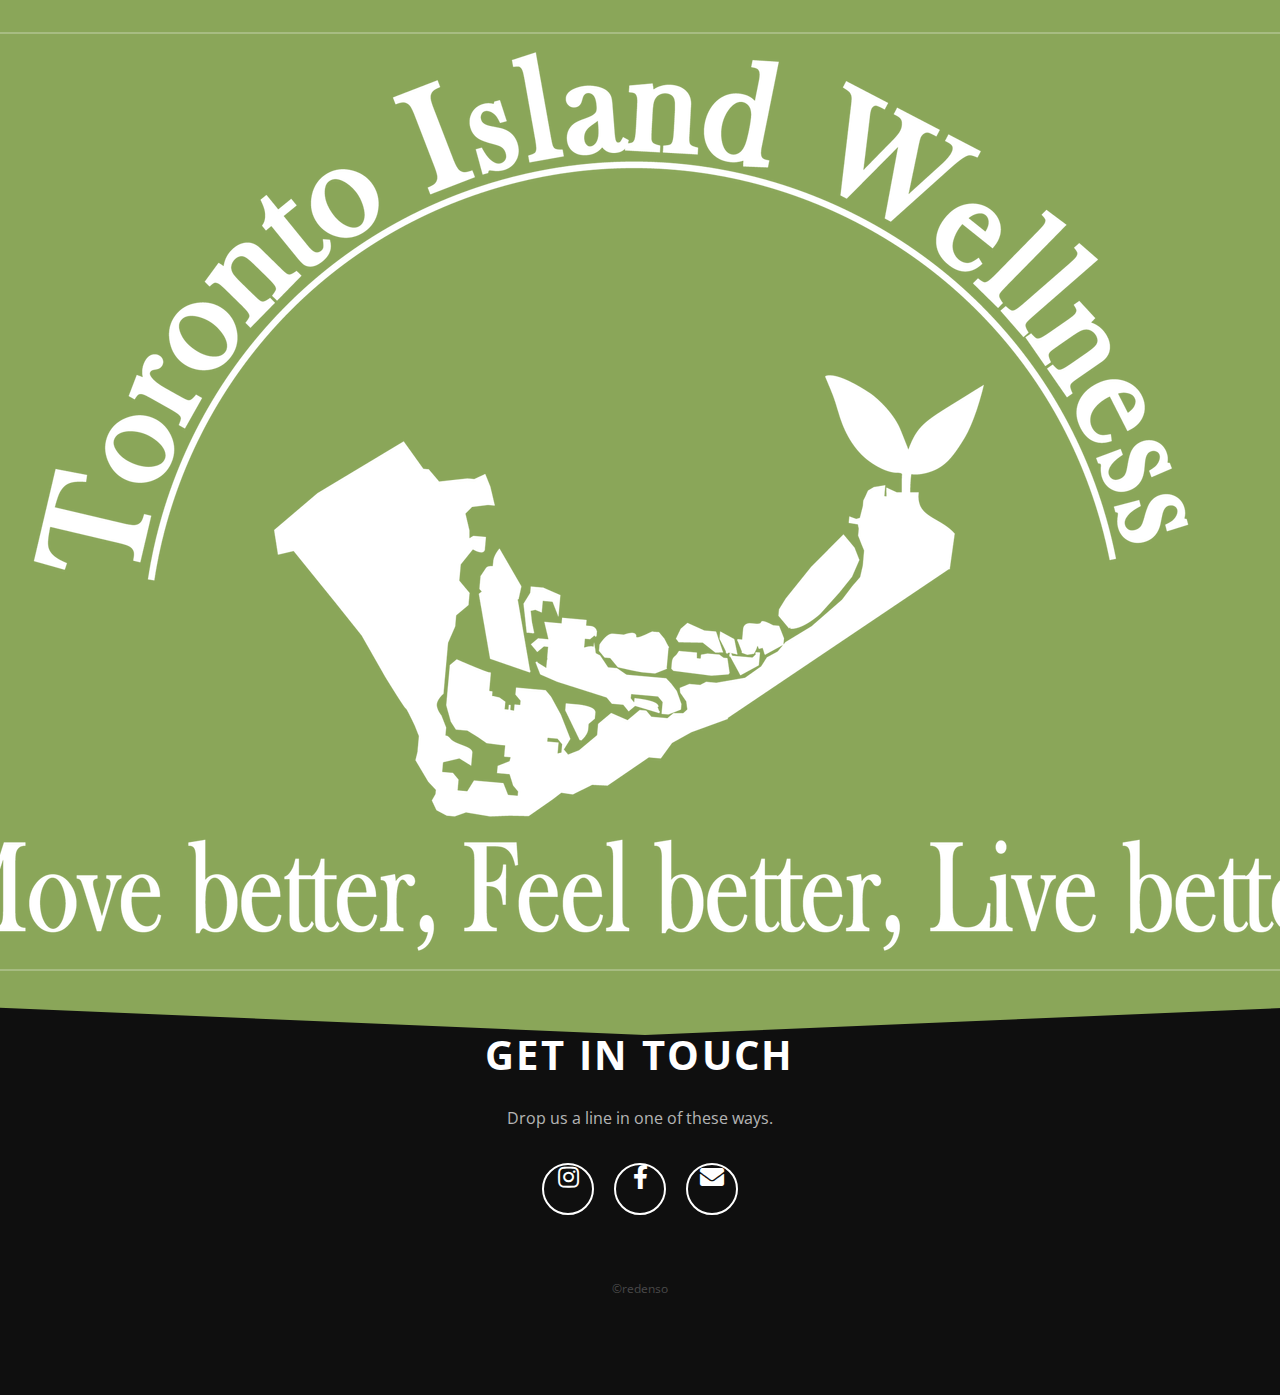
<file: index.html>
<DOCTYPE HTML>
<!--
	Wide Angle by Pixelarity
	pixelarity.com | hello@pixelarity.com
	License: pixelarity.com/license
-->
<html>
	<head>
		<title>Toronto Island Wellness</title>
		<meta charset="utf-8" />
		<meta name="viewport" content="width=device-width, initial-scale=1, user-scalable=no" />
		<meta name="description" content="" />
		<meta name="keywords" content="" />
		<link rel="stylesheet" href="assets/css/main.css" />
		<link rel="icon" href="images/favicon.png" />
	</head>
	<body class="is-preload">

		<!-- Header -->
			<header id="header" class="alt">
				<nav>
					<ul class="nav">
						<li><a href="index.html">Home</a></li>
						<li>
							<a href="about.html">Learn More</a>
							<ul>
								<li><a href="massage.html">About Massage</a></li>
								<li><a href="privacy.html">Privacy Policy</a></li>
								<li><a href="cancellation.html">Cancellation Policy</a></li>
							</ul>
						</li>
					</ul>
				</nav>
				<div id="logo">
					<a href="index.html">
						<img class="image logo" src="images/logo.png" alt="Toronto Island Wellness" />
					</a>
				</div>
				<nav>
					<ul class="nav">
						<li><a href="team.html">Meet Us</a></li>
						<li><a href="booking.html">Booking</a></li>
					</ul>
				</nav>
			</header>

		<!-- Banner -->
			<div id="banner">
				<article data-position="middle right">
					<div class="inner">
						<img src="images/bg01.jpg" alt="" />
						<h1>Professional</h1>
						<p>
							A team of Registered Massage Therapists with years of practice
						</p>
					</div>
				</article>
				<article data-position="top right">
					<div class="inner">
						<img src="images/bg02.jpg" alt="" />
						<h1>Compassionate</h1>
						<p>
							An adaptive approach tailored to your body's specific needs
						</p>
					</div>
				</article>
				<article data-position="top right">
					<div class="inner">
						<img src="images/bg03.jpg" alt="" />
						<h1>Local</h1>
						<p>
							Our space is located right here on Toronto Island - no stressful commutes 
						</p>
					</div>
				</article>
			</div>

		<!-- One -->
			<section id="one" class="wrapper">
				<div class="inner">
					<ul class="actions special">
						<li><a href="booking.html" class="button large primary">Book Now</a></li>
						<li><a href="about.html" class="button large">Learn More</a></li>
					</ul>
				</div>
			</section>

		<!-- Footer -->
			<section id="footer">
				<div class="inner">
					<header>
						<h2>Get in Touch</h2>
						<p>Drop us a line in one of these ways.</p>
					</header>
					<ul class="icons">
						<li><a href="https://www.instagram.com/toronto_island_wellness/" class="icon brands fa-instagram"><span class="label">Instagram</span></a></li>
						<li><a href="https://www.facebook.com/oli.ds2" class="icon brands fa-facebook-f"><span class="label">Facebook</span></a></li>
						<li><a href="mailto:oliverbeermt@gmail.com" class="icon solid fa-envelope"><span class="label">Email</span></a></li>
					</ul>
					<div class="copyright">
						&copy;redenso
					</div>
				</div>
			</section>

		<!-- Scripts -->
			<script src="assets/js/jquery.min.js"></script>
			<script src="assets/js/browser.min.js"></script>
			<script src="assets/js/breakpoints.min.js"></script>
			<script src="assets/js/jquery.dropotron.min.js"></script>
			<script src="assets/js/util.js"></script>
			<script src="assets/js/main.js"></script>

	</body>
</html>
</file>
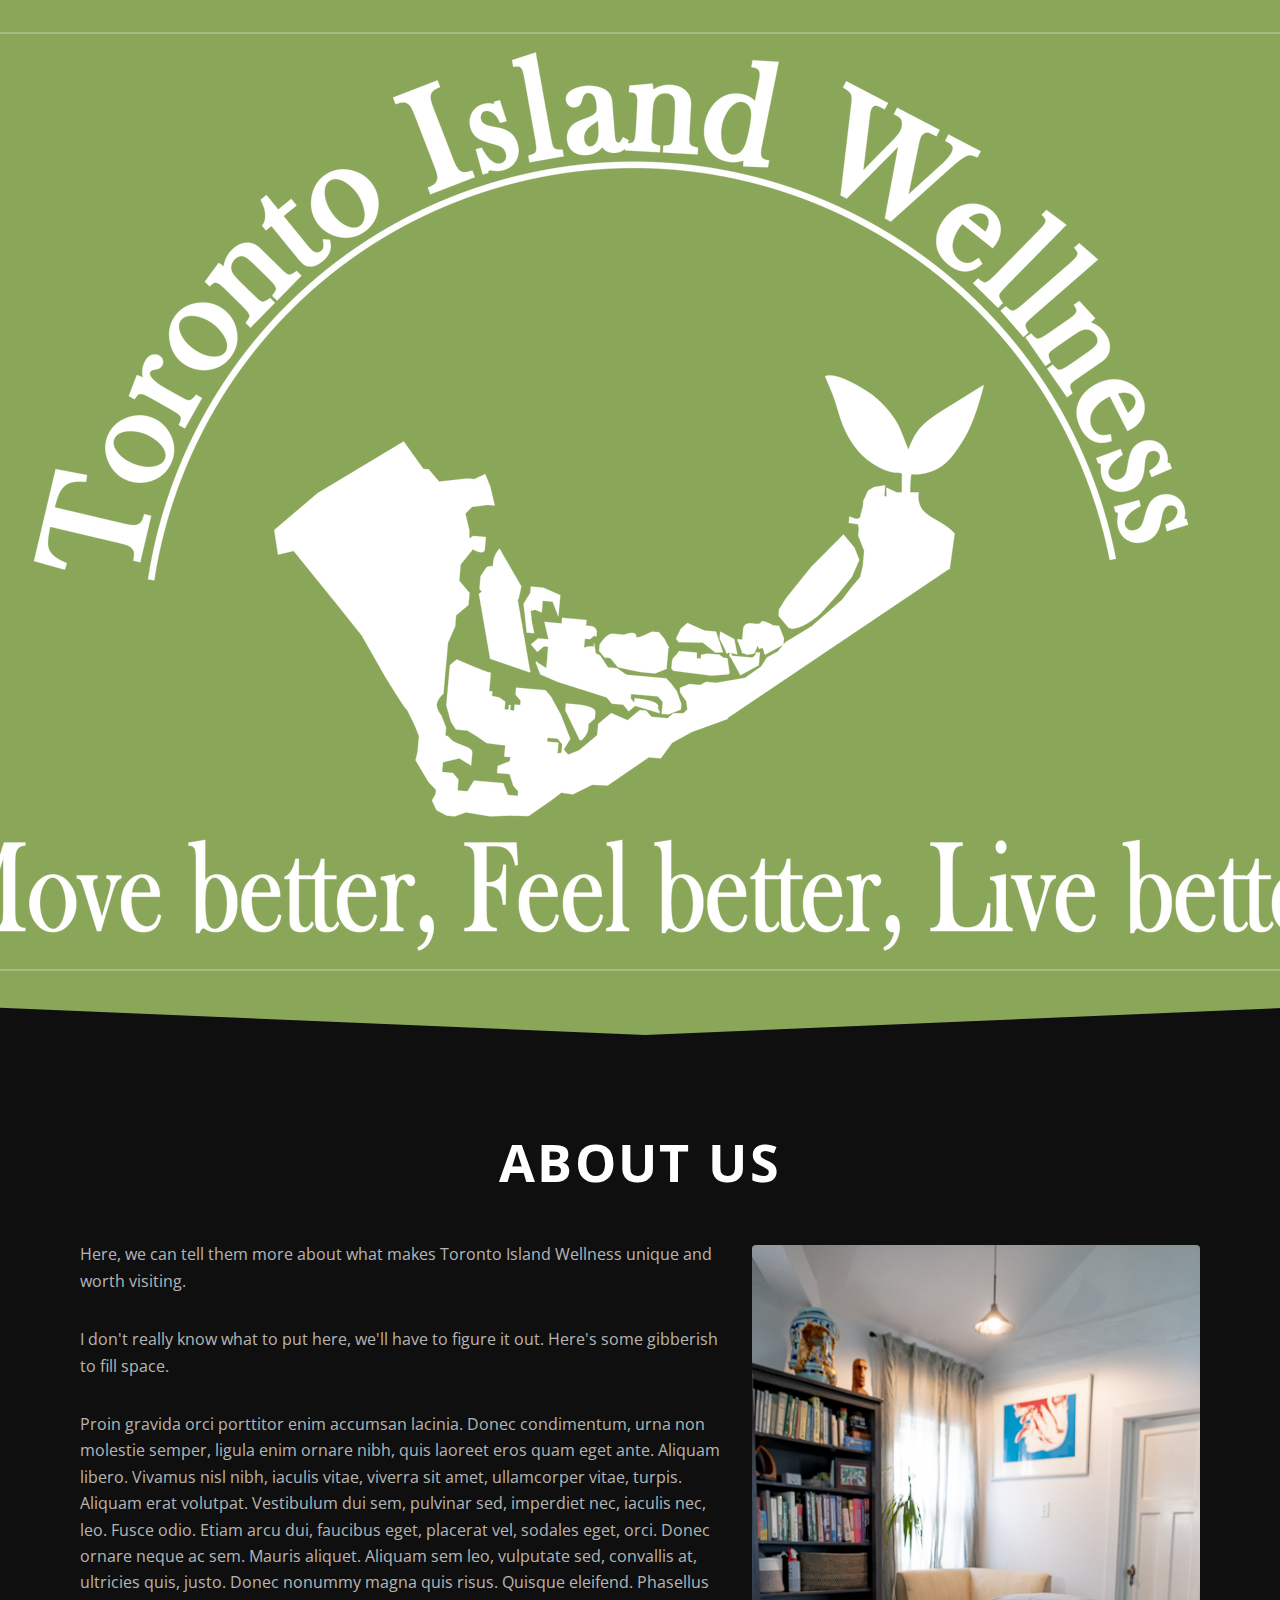
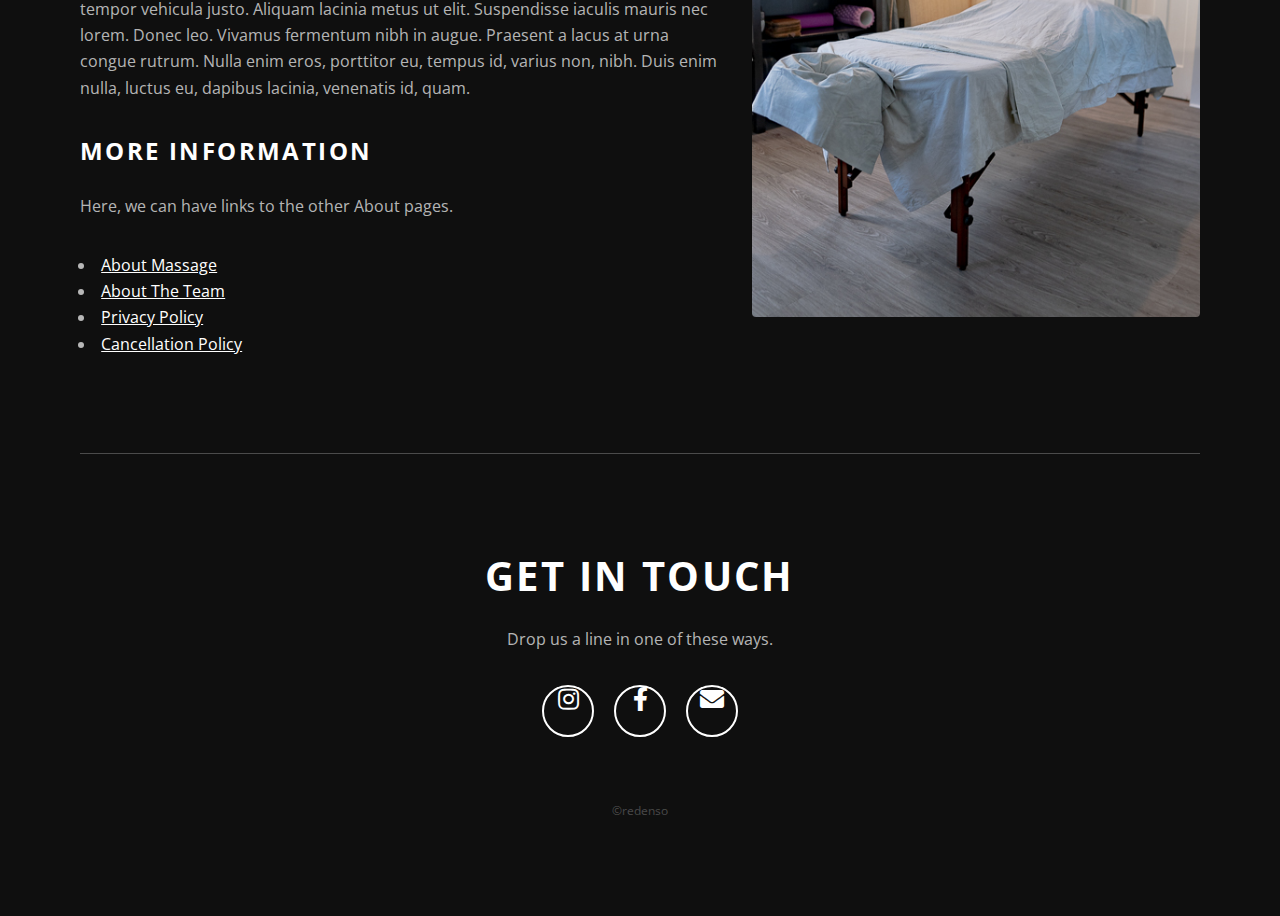
<file: about.html>
<DOCTYPE HTML>
<!--
	Wide Angle by Pixelarity
	pixelarity.com | hello@pixelarity.com
	License: pixelarity.com/license
-->
<html>
	<head>
		<title>Toronto Island Wellness</title>
		<meta charset="utf-8" />
		<meta name="viewport" content="width=device-width, initial-scale=1, user-scalable=no" />
		<meta name="description" content="" />
		<meta name="keywords" content="" />
		<link rel="stylesheet" href="assets/css/main.css" />
		<link rel="icon" href="images/favicon.png" />
	</head>
	<body class="is-preload">
		
		<!-- Header -->
		<header id="header">
				<nav>
					<ul class="nav">
						<li><a href="index.html">Home</a></li>
						<li>
							<a href="about.html">Learn More</a>
							<ul>
								<li><a href="massage.html">About Massage</a></li>
								<li><a href="privacy.html">Privacy Policy</a></li>
								<li><a href="cancellation.html">Cancellation Policy</a></li>
							</ul>
						</li>
					</ul>
				</nav>
				<div id="logo">
					<a href="index.html">
						<img class="image logo" src="images/logo.png" alt="Toronto Island Wellness" />
					</a>
				</div>
				<nav>
					<ul class="nav">
						<li><a href="team.html">Meet Us</a></li>
						<li><a href="booking.html">Booking</a></li>
					</ul>
				</nav>
			</header>

		<!-- Main -->
			<div id="main" class="wrapper">
				<div class="inner">
					<h1 class="major">About Us</h1>
					<span class="image right"><img src="images/massage-table.jpg" alt="A picture of a massage table" /></span>
					<p>Here, we can tell them more about what makes Toronto Island Wellness unique and worth visiting.</p>

					<p>I don't really know what to put here, we'll have to figure it out. Here's some gibberish to fill space.</p>

					<p>Proin gravida orci porttitor enim accumsan lacinia. Donec condimentum, urna non molestie semper, ligula enim ornare nibh, quis laoreet eros quam eget ante. Aliquam libero. Vivamus nisl nibh, iaculis vitae, viverra sit amet, ullamcorper vitae, turpis. Aliquam erat volutpat. Vestibulum dui sem, pulvinar sed, imperdiet nec, iaculis nec, leo. Fusce odio. Etiam arcu dui, faucibus eget, placerat vel, sodales eget, orci. Donec ornare neque ac sem. Mauris aliquet. Aliquam sem leo, vulputate sed, convallis at, ultricies quis, justo. Donec nonummy magna quis risus. Quisque eleifend. Phasellus tempor vehicula justo. Aliquam lacinia metus ut elit. Suspendisse iaculis mauris nec lorem. Donec leo. Vivamus fermentum nibh in augue. Praesent a lacus at urna congue rutrum. Nulla enim eros, porttitor eu, tempus id, varius non, nibh. Duis enim nulla, luctus eu, dapibus lacinia, venenatis id, quam.</p>

					<h3>More information</h3>

					<p>Here, we can have links to the other About pages.</p>
					<ul>
						<li><a href="massage.html">About Massage</a></li>
						<li><a href="team.html">About The Team</a></li>
						<li><a href="privacy.html">Privacy Policy</a></li>
						<li><a href="cancellation.html">Cancellation Policy</a></li>
					</ul>

				</div>
			</div>

		<!-- Footer -->
			<section id="footer">
				<div class="inner">
					<header>
						<h2>Get in Touch</h2>
						<p>Drop us a line in one of these ways.</p>
					</header>
					<ul class="icons">
						<li><a href="https://www.instagram.com/toronto_island_wellness/" class="icon brands fa-instagram"><span class="label">Instagram</span></a></li>
						<li><a href="#" class="icon brands fa-facebook-f"><span class="label">Facebook</span></a></li>
						<li><a href="mailto:oliverbeermt@gmail.com" class="icon solid fa-envelope"><span class="label">Email</span></a></li>
					</ul>
					<div class="copyright">
						&copy;redenso
					</div>
				</div>
			</section>

		<!-- Scripts -->
			<script src="assets/js/jquery.min.js"></script>
			<script src="assets/js/browser.min.js"></script>
			<script src="assets/js/breakpoints.min.js"></script>
			<script src="assets/js/jquery.dropotron.min.js"></script>
			<script src="assets/js/util.js"></script>
			<script src="assets/js/main.js"></script>

	</body>
</html>
</file>
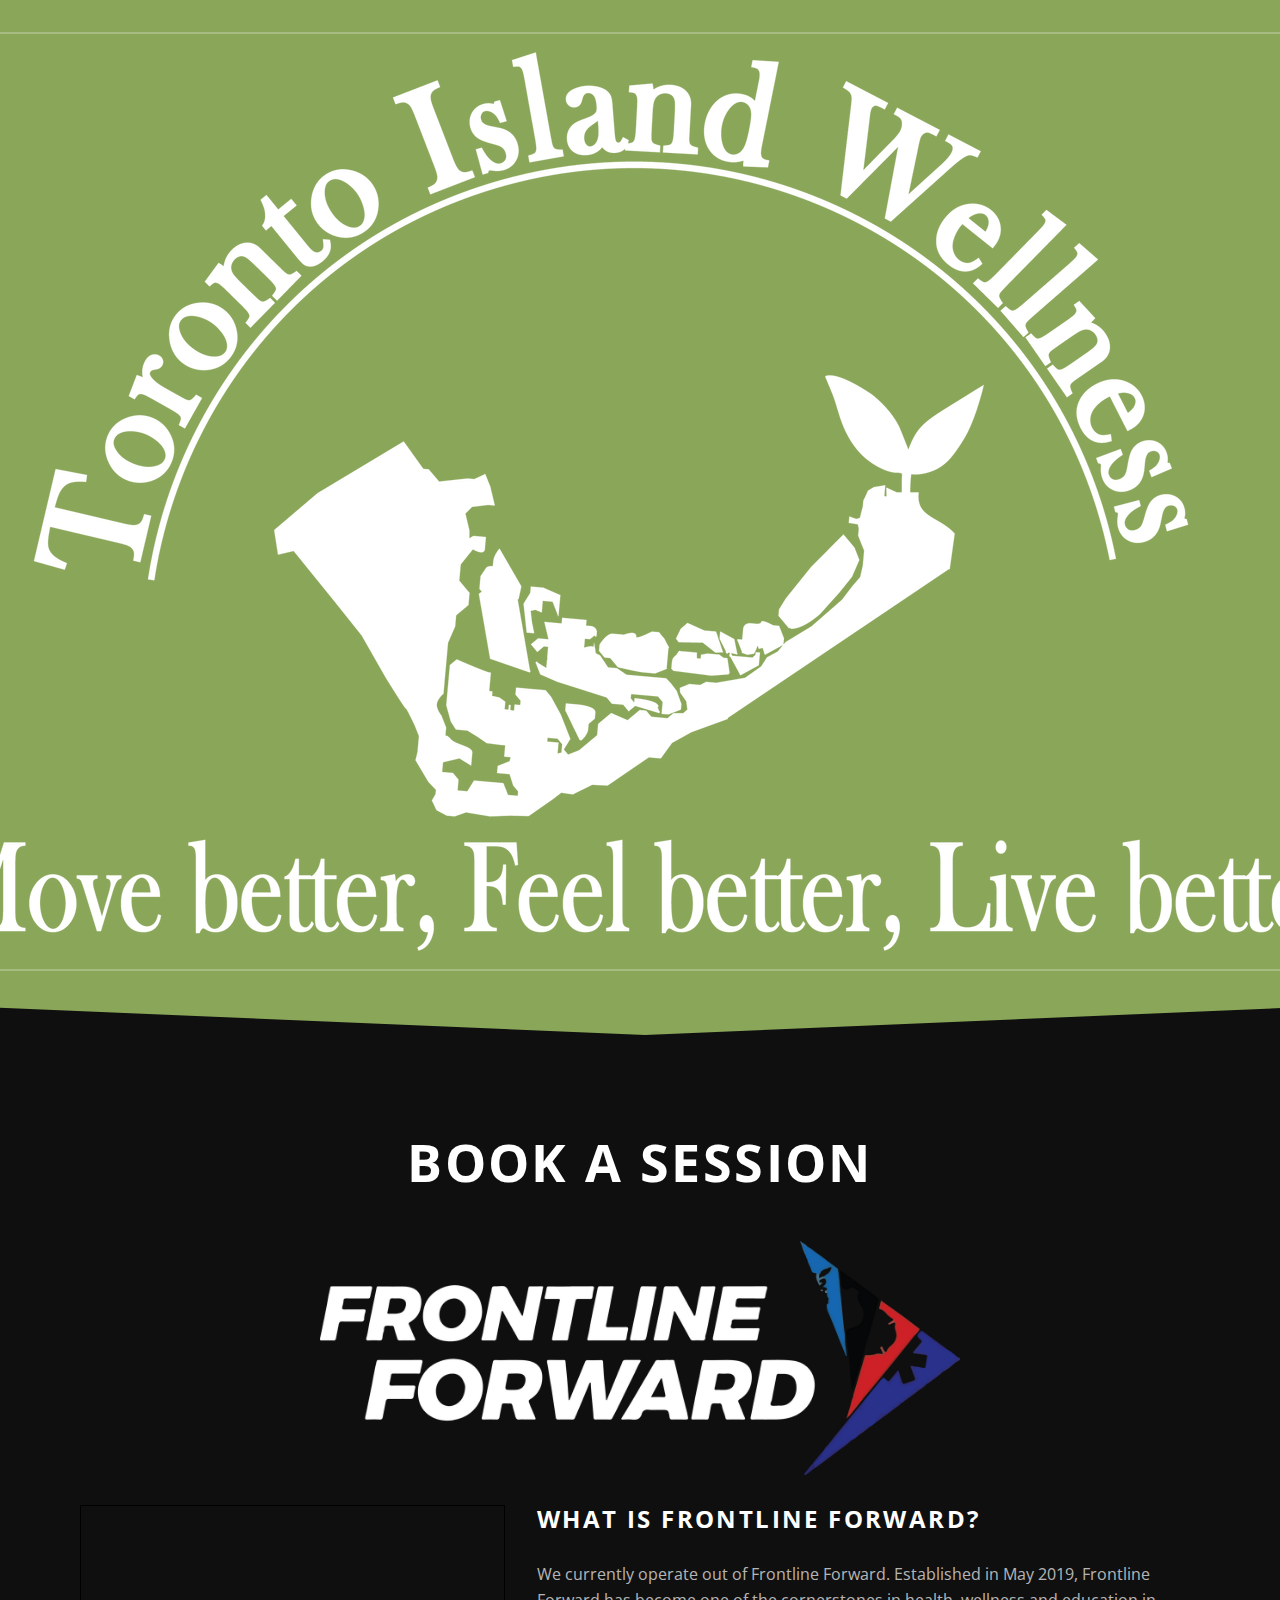
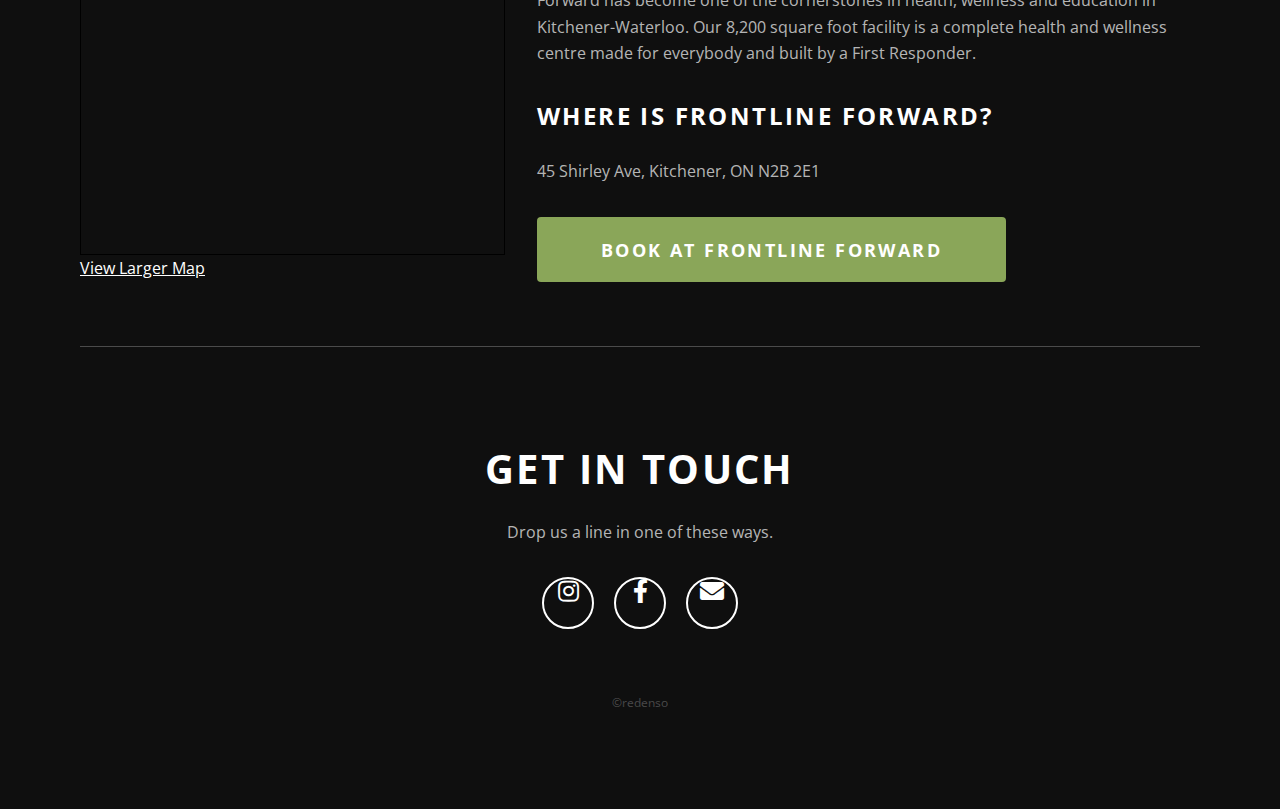
<file: booking.html>
<DOCTYPE HTML>
<!--
	Wide Angle by Pixelarity
	pixelarity.com | hello@pixelarity.com
	License: pixelarity.com/license
-->
<html>
	<head>
		<title>Toronto Island Wellness</title>
		<meta charset="utf-8" />
		<meta name="viewport" content="width=device-width, initial-scale=1, user-scalable=no" />
		<meta name="description" content="" />
		<meta name="keywords" content="" />
		<link rel="stylesheet" href="assets/css/main.css" />
		<link rel="icon" href="images/favicon.png" />
	</head>
	<body class="is-preload">
		
		<!-- Header -->
		<header id="header">
				<nav>
					<ul class="nav">
						<li><a href="index.html">Home</a></li>
						<li>
							<a href="about.html">Learn More</a>
							<ul>
								<li><a href="massage.html">About Massage</a></li>
								<li><a href="privacy.html">Privacy Policy</a></li>
								<li><a href="cancellation.html">Cancellation Policy</a></li>
							</ul>
						</li>
					</ul>
				</nav>
				<div id="logo">
					<a href="index.html">
						<img class="image logo" src="images/logo.png" alt="Toronto Island Wellness" />
					</a>
				</div>
				<nav>
					<ul class="nav">
						<li><a href="team.html">Meet Us</a></li>
						<li><a href="booking.html">Booking</a></li>
					</ul>
				</nav>
			</header>

		<!-- Main -->
			<div id="main" class="wrapper">
				<div class="inner">
					<h1 class="major">Book a Session</h1>
					<span class="image fit" style="max-width: 40em; margin: auto;"><img src="images/frontline-forward.png" alt="Frontline Forward logo" /></span>
					<br>
					<span class="image left">
					<iframe width="425" height="350" src="https://www.openstreetmap.org/export/embed.html?bbox=-80.47931671142578%2C43.45559807431419%2C-80.44966220855713%2C43.477494368450856&amp;layer=mapnik&amp;marker=43.466547212832396%2C-80.46448945999146" style="border: 1px solid black"></iframe><br/><small><a href="https://www.openstreetmap.org/?mlat=43.4665&amp;mlon=-80.4645#map=15/43.4665/-80.4645">View Larger Map</a></small>
					</span>
					<h3>What is Frontline Forward?</h3>
					<p>We currently operate out of Frontline Forward. Established in May 2019, Frontline Forward has become one of the cornerstones in health, wellness and education in Kitchener-Waterloo. Our 8,200 square foot facility is a complete health and wellness centre made for everybody and built by a First Responder. </p>

					<h3>Where is Frontline Forward?</h3>
					<p>45 Shirley Ave, Kitchener, ON N2B 2E1</p>

					<a href="https://frontline-forward-ltd.cliniko.com/bookings#service" class="button large primary">Book at Frontline Forward</a>
				</div>
			</div>

		<!-- Footer -->
			<section id="footer">
				<div class="inner">
					<header>
						<h2>Get in Touch</h2>
						<p>Drop us a line in one of these ways.</p>
					</header>
					<ul class="icons">
						<li><a href="https://www.instagram.com/toronto_island_wellness/" class="icon brands fa-instagram"><span class="label">Instagram</span></a></li>
						<li><a href="#" class="icon brands fa-facebook-f"><span class="label">Facebook</span></a></li>
						<li><a href="mailto:oliverbeermt@gmail.com" class="icon solid fa-envelope"><span class="label">Email</span></a></li>
					</ul>
					<div class="copyright">
						&copy;redenso
					</div>
				</div>
			</section>

		<!-- Scripts -->
			<script src="assets/js/jquery.min.js"></script>
			<script src="assets/js/browser.min.js"></script>
			<script src="assets/js/breakpoints.min.js"></script>
			<script src="assets/js/jquery.dropotron.min.js"></script>
			<script src="assets/js/util.js"></script>
			<script src="assets/js/main.js"></script>

	</body>
</html>
</file>
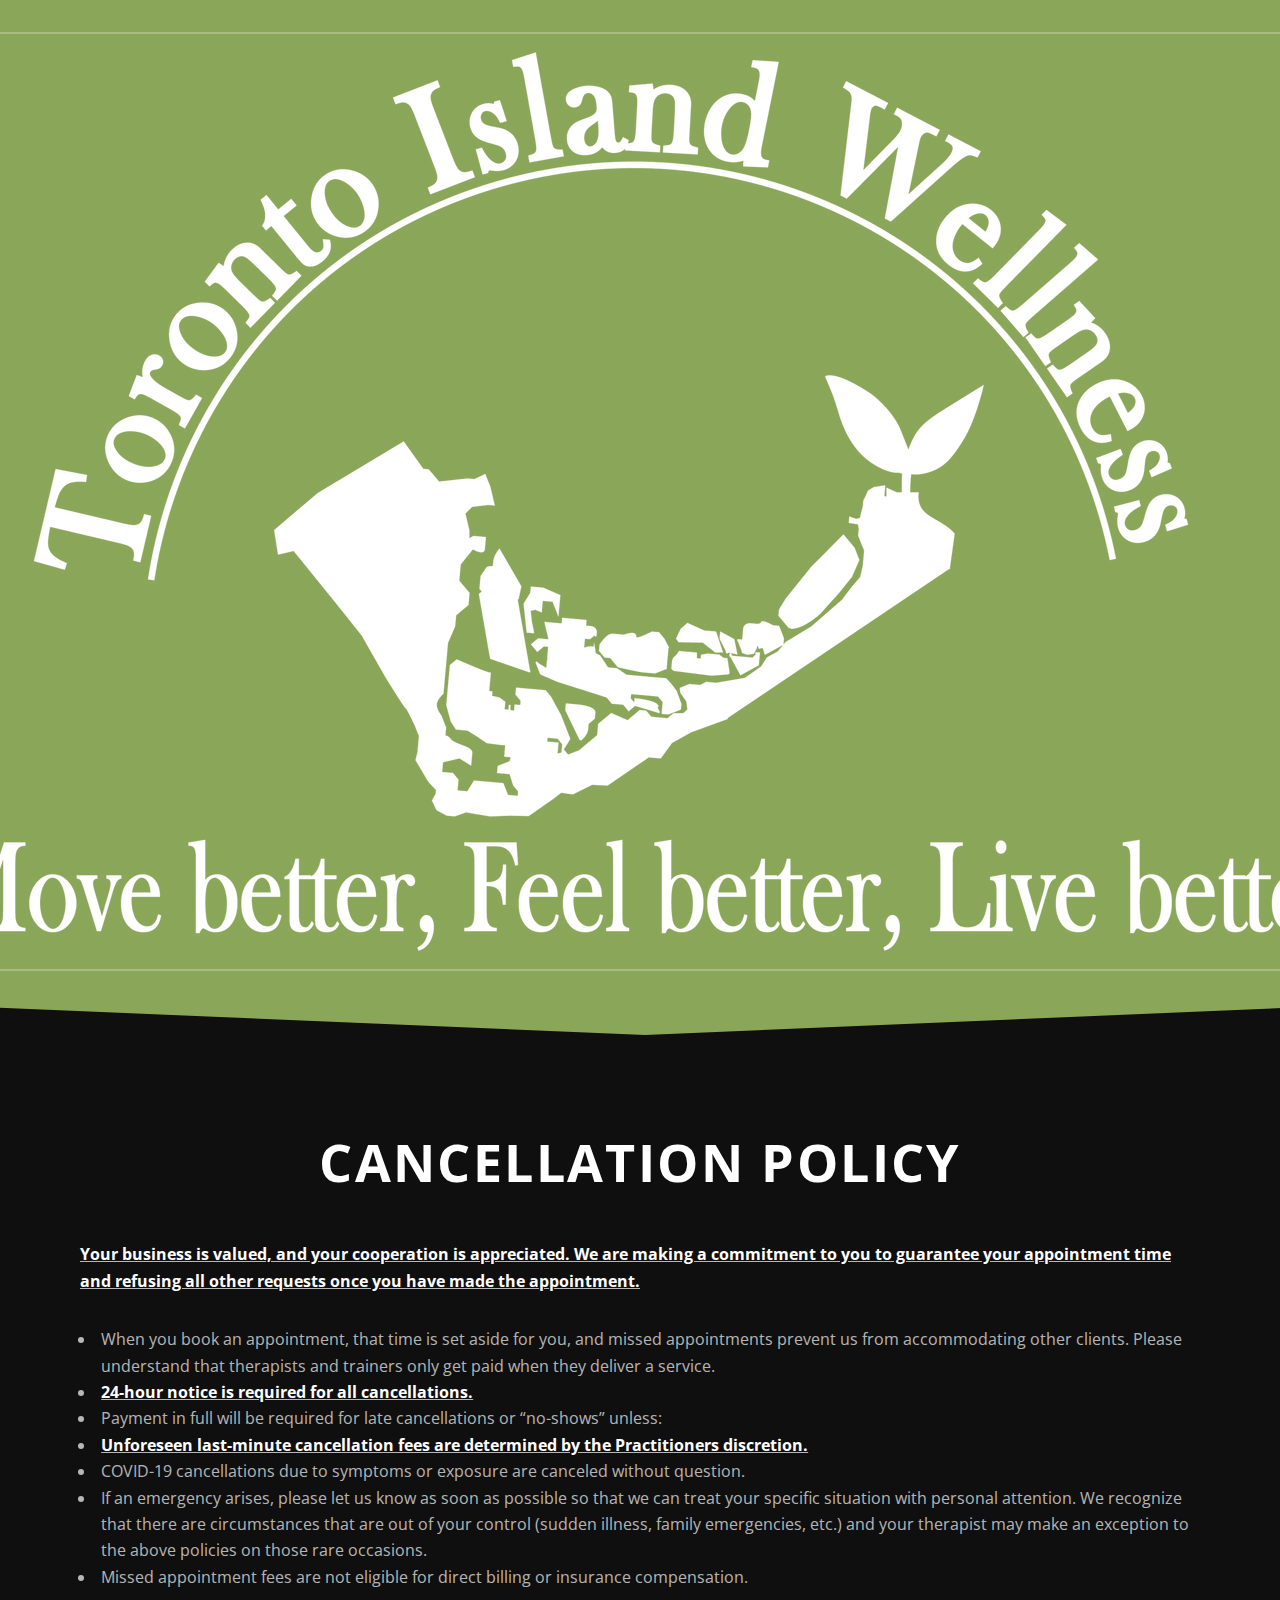
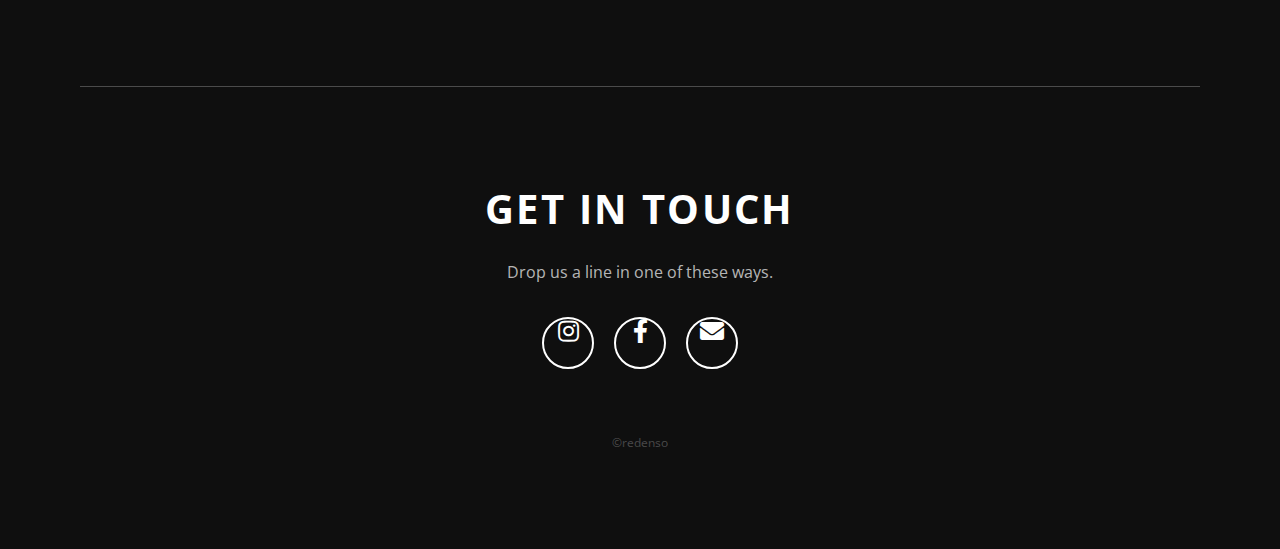
<file: cancellation.html>
<DOCTYPE HTML>
<!--
	Wide Angle by Pixelarity
	pixelarity.com | hello@pixelarity.com
	License: pixelarity.com/license
-->
<html>
	<head>
		<title>Toronto Island Wellness</title>
		<meta charset="utf-8" />
		<meta name="viewport" content="width=device-width, initial-scale=1, user-scalable=no" />
		<meta name="description" content="" />
		<meta name="keywords" content="" />
		<link rel="stylesheet" href="assets/css/main.css" />
		<link rel="icon" href="images/favicon.png" />
	</head>
	<body class="is-preload">
		
		<!-- Header -->
		<header id="header">
				<nav>
					<ul class="nav">
						<li><a href="index.html">Home</a></li>
						<li>
							<a href="about.html">Learn More</a>
							<ul>
								<li><a href="massage.html">About Massage</a></li>
								<li><a href="privacy.html">Privacy Policy</a></li>
								<li><a href="cancellation.html">Cancellation Policy</a></li>
							</ul>
						</li>
					</ul>
				</nav>
				<div id="logo">
					<a href="index.html">
						<img class="image logo" src="images/logo.png" alt="Toronto Island Wellness" />
					</a>
				</div>
				<nav>
					<ul class="nav">
						<li><a href="team.html">Meet Us</a></li>
						<li><a href="booking.html">Booking</a></li>
					</ul>
				</nav>
			</header>

		<!-- Main -->
			<div id="main" class="wrapper">
				<div class="inner">
					<h1 class="major">Cancellation Policy</h1>
					<p><u><b>Your business is valued, and your cooperation is appreciated. We are making a commitment to you to guarantee your appointment time and refusing all other requests once you have made the appointment.</b></u></p>
					<ul>
						<li>When you book an appointment, that time is set aside for you, and missed appointments prevent us from accommodating other clients. Please understand that therapists and trainers only get paid when they deliver a service.</li>
						<li><u><b>24-hour notice is required for all cancellations.</b></u></li>
						<li>Payment in full will be required for late cancellations or “no-shows” unless:</li>
						<li><u><b>Unforeseen last-minute cancellation fees are determined by the Practitioners discretion.</b></u></li>
						<li>COVID-19 cancellations due to symptoms or exposure are canceled without question.</li>
						<li>If an emergency arises, please let us know as soon as possible so that we can treat your specific situation with personal attention. We recognize that there are circumstances that are out of your control (sudden illness, family emergencies, etc.) and your therapist may make an exception to the above policies on those rare occasions.</li>
						<li>Missed appointment fees are not eligible for direct billing or insurance compensation.</li>
					</ul>
				</div>
			</div>

		<!-- Footer -->
			<section id="footer">
				<div class="inner">
					<header>
						<h2>Get in Touch</h2>
						<p>Drop us a line in one of these ways.</p>
					</header>
					<ul class="icons">
						<li><a href="https://www.instagram.com/toronto_island_wellness/" class="icon brands fa-instagram"><span class="label">Instagram</span></a></li>
						<li><a href="#" class="icon brands fa-facebook-f"><span class="label">Facebook</span></a></li>
						<li><a href="mailto:oliverbeermt@gmail.com" class="icon solid fa-envelope"><span class="label">Email</span></a></li>
					</ul>
					<div class="copyright">
						&copy;redenso
					</div>
				</div>
			</section>

		<!-- Scripts -->
			<script src="assets/js/jquery.min.js"></script>
			<script src="assets/js/browser.min.js"></script>
			<script src="assets/js/breakpoints.min.js"></script>
			<script src="assets/js/jquery.dropotron.min.js"></script>
			<script src="assets/js/util.js"></script>
			<script src="assets/js/main.js"></script>

	</body>
</html>
</file>
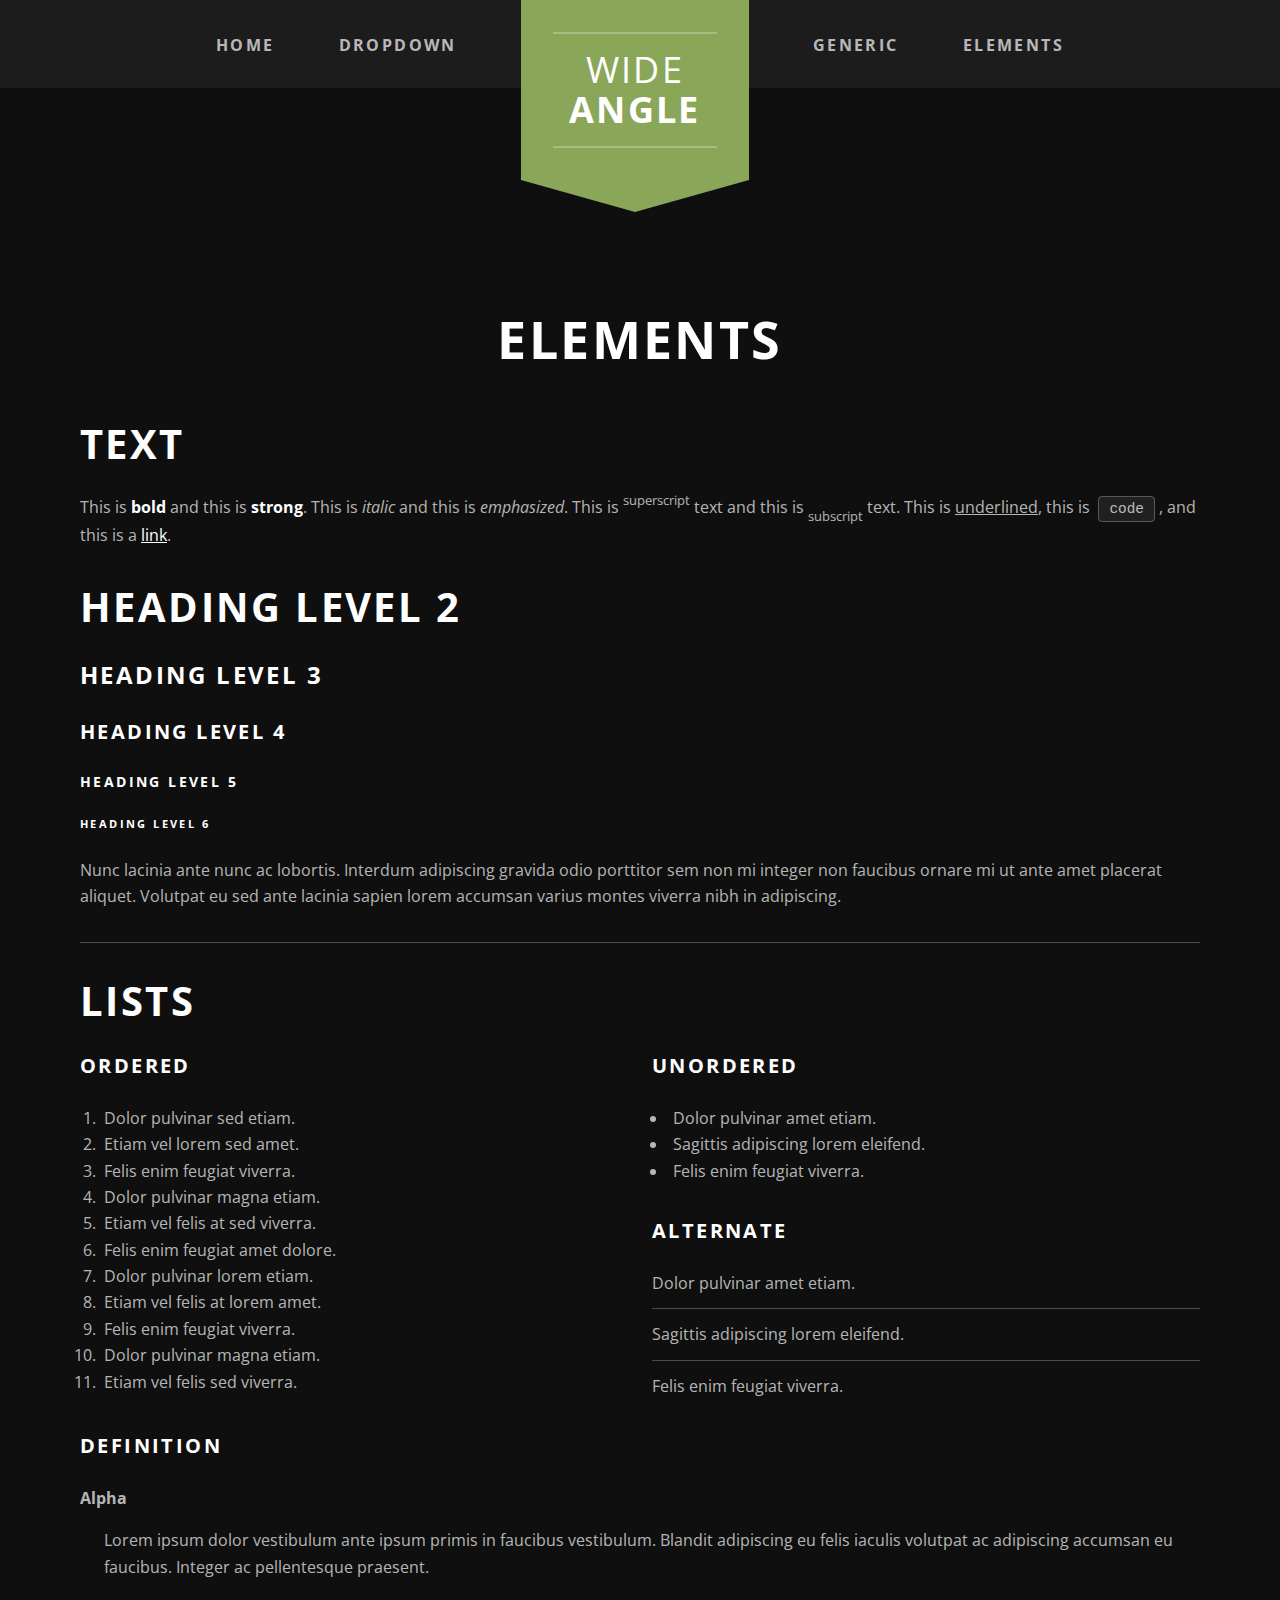
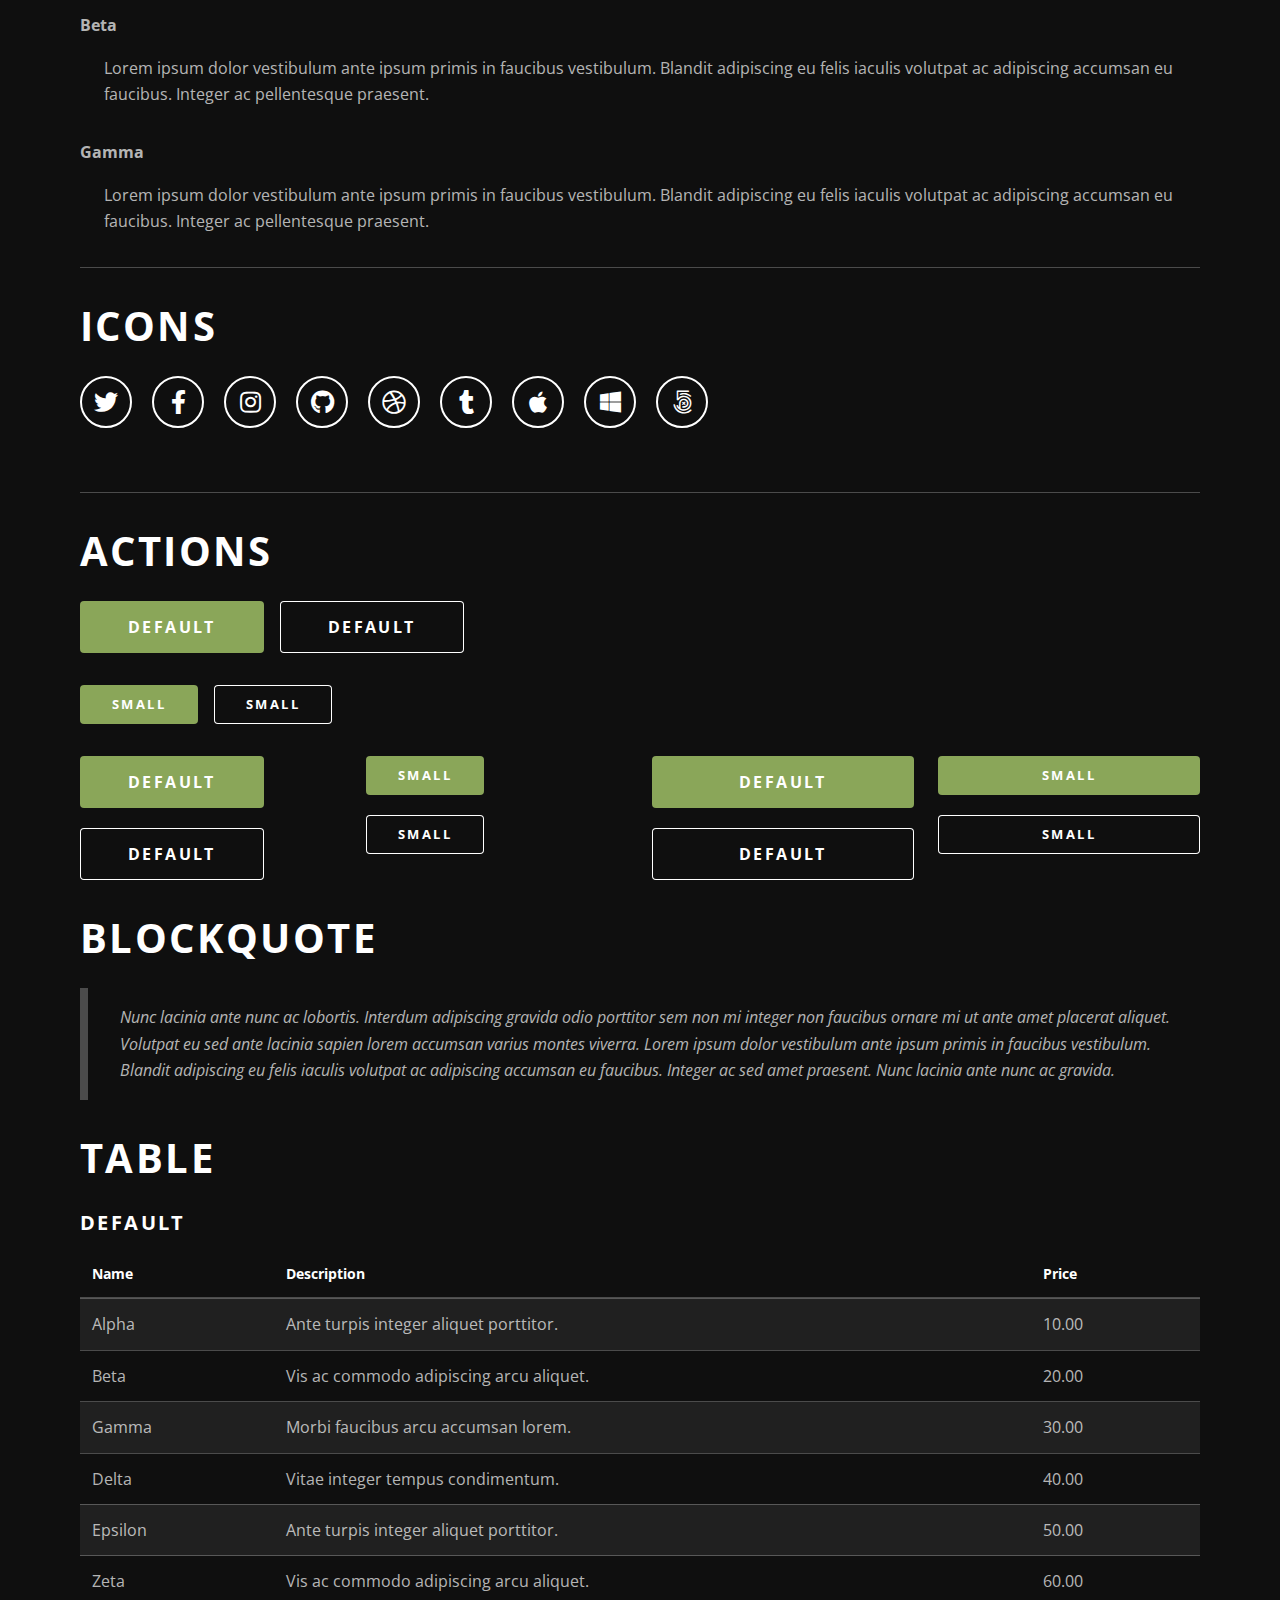
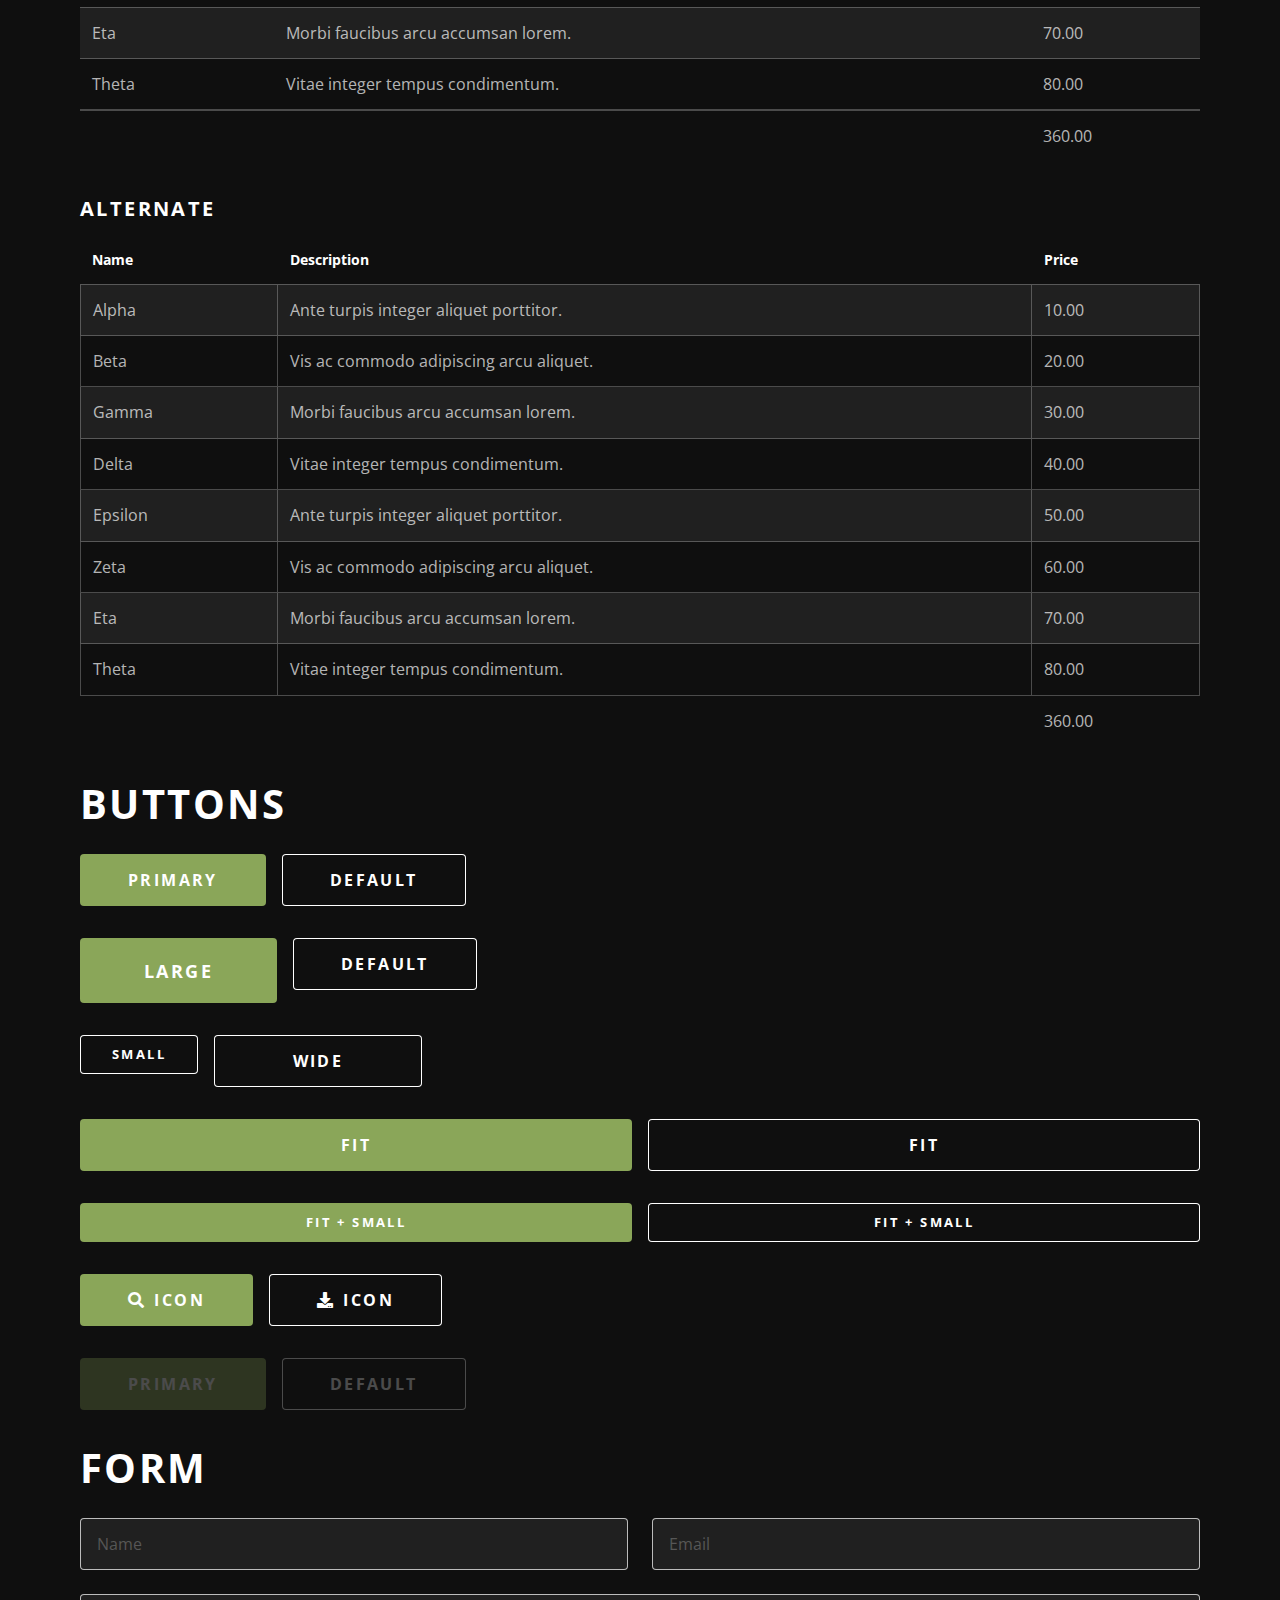
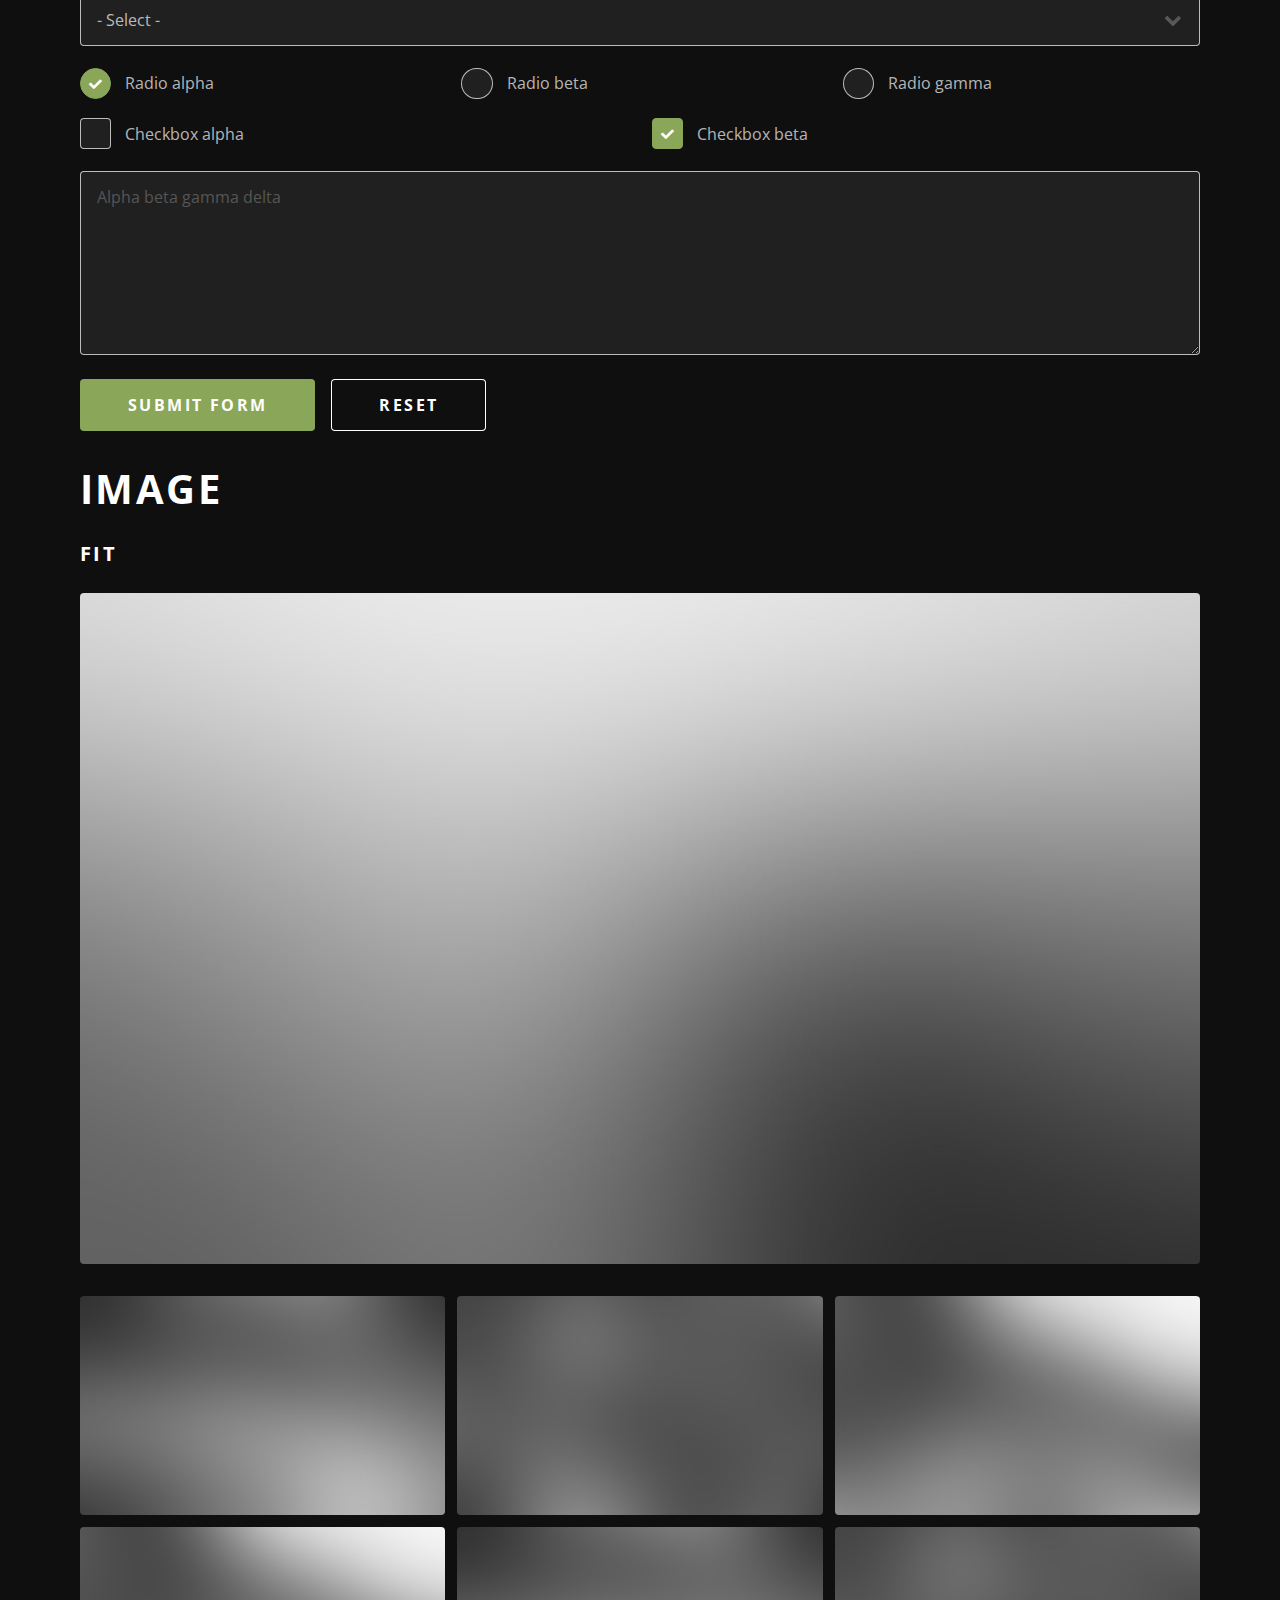
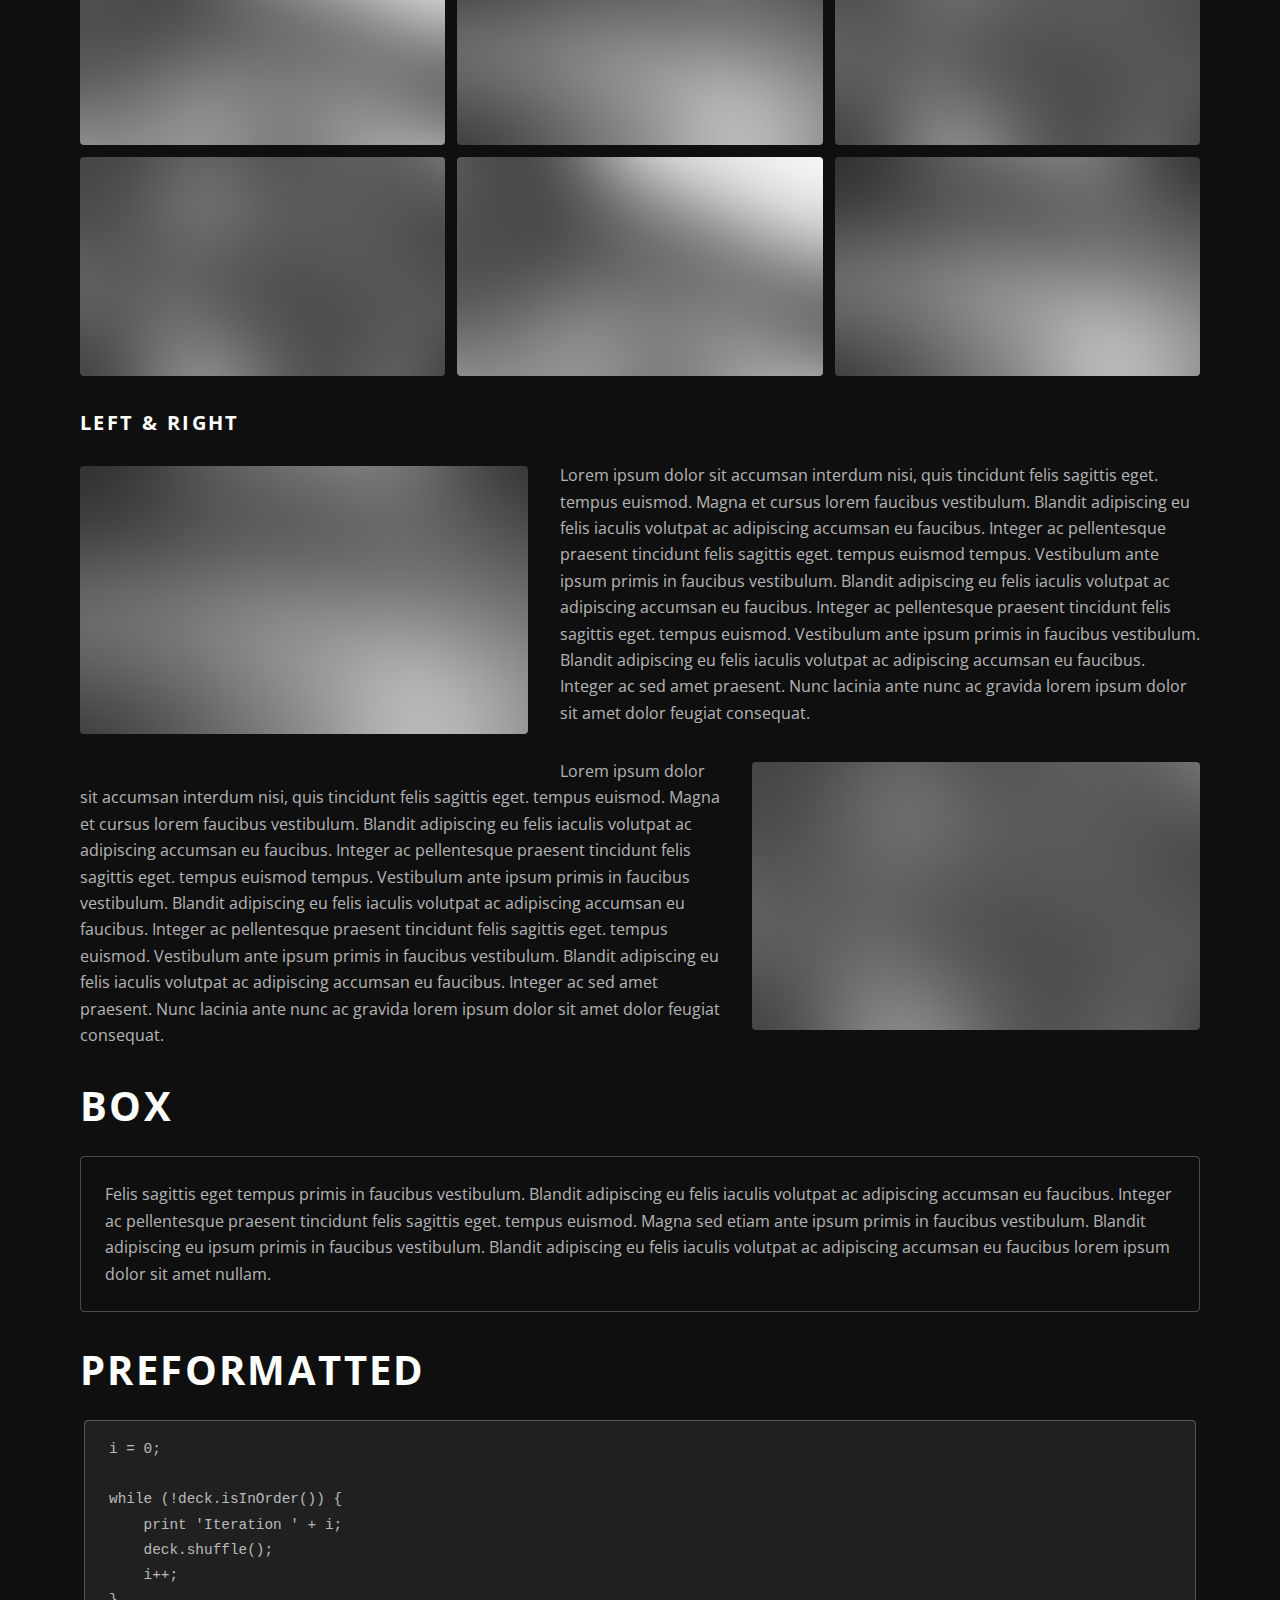
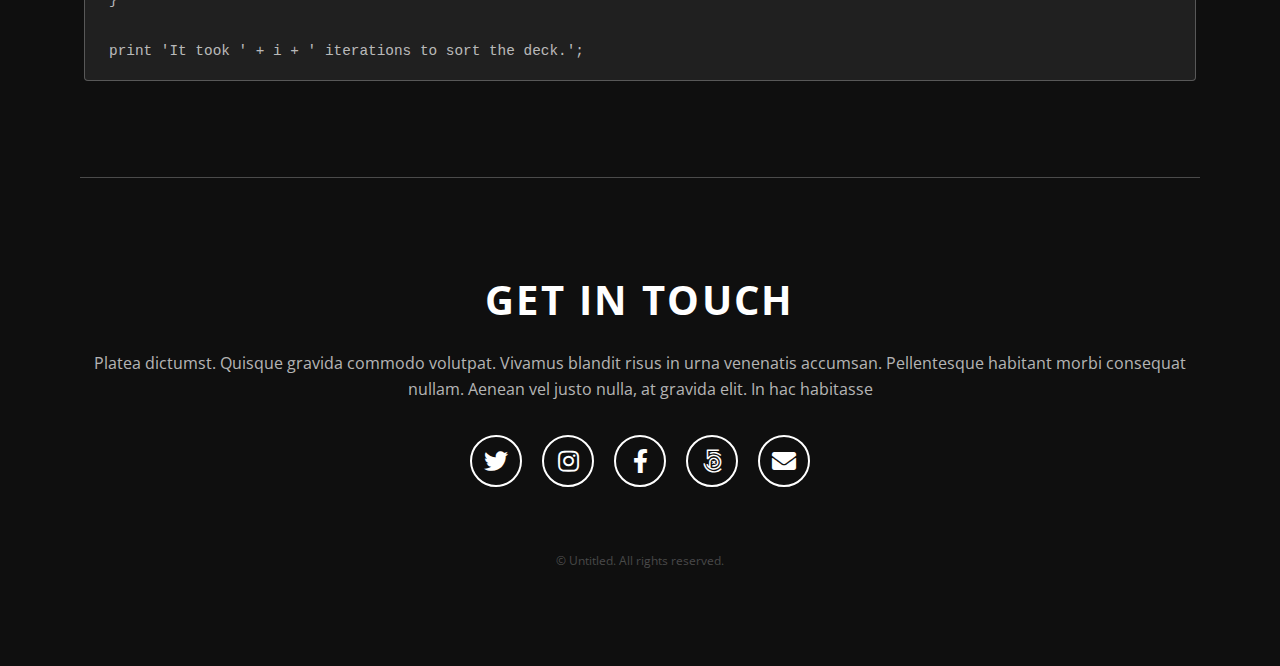
<file: elements.html>
<!DOCTYPE HTML>
<!--
	Wide Angle by Pixelarity
	pixelarity.com | hello@pixelarity.com
	License: pixelarity.com/license
-->
<html>
	<head>
		<title>Untitled</title>
		<meta charset="utf-8" />
		<meta name="viewport" content="width=device-width, initial-scale=1, user-scalable=no" />
		<meta name="description" content="" />
		<meta name="keywords" content="" />
		<link rel="stylesheet" href="assets/css/main.css" />
	</head>
	<body class="is-preload">

		<!-- Header -->
			<header id="header">
				<nav>
					<ul class="nav">
						<li><a href="index.html">Home</a></li>
						<li>
							<a href="#">Dropdown</a>
							<ul>
								<li><a href="#">Magna tempus</a></li>
								<li><a href="#">Etiam lorem facilis</a></li>
								<li>
									<a href="#">Veroeros consequat</a>
									<ul>
										<li><a href="#">Lorem ipsum dolor</a></li>
										<li><a href="#">Phasellus consequat</a></li>
										<li><a href="#">Magna phasellus</a></li>
										<li><a href="#">Etiam dolore nisl</a></li>
									</ul>
								</li>
								<li><a href="#">Dolore sed magna</a></li>
								<li><a href="#">Nisl sed adipiscing</a></li>
							</ul>
						</li>
					</ul>
				</nav>
				<div id="logo">
					<a href="index.html">
						Wide<br />
						<strong>Angle</strong>
					</a>
				</div>
				<nav>
					<ul class="nav">
						<li><a href="generic.html">Generic</a></li>
						<li><a href="elements.html">Elements</a></li>
					</ul>
				</nav>
			</header>

		<!-- Main -->
			<div id="main" class="wrapper">
				<div class="inner">

					<!-- Elements -->
						<h1 class="major">Elements</h1>

							<!-- Text -->
								<h2>Text</h2>
								<p>
									This is <b>bold</b> and this is <strong>strong</strong>. This is <i>italic</i> and this is <em>emphasized</em>.
									This is <sup>superscript</sup> text and this is <sub>subscript</sub> text.
									This is <u>underlined</u>, this is <code>code</code>, and this is a <a href="#">link</a>.
								</p>
								<h2>Heading Level 2</h2>
								<h3>Heading Level 3</h3>
								<h4>Heading Level 4</h4>
								<h5>Heading Level 5</h5>
								<h6>Heading Level 6</h6>
								<p>Nunc lacinia ante nunc ac lobortis. Interdum adipiscing gravida odio porttitor sem non mi integer non faucibus ornare mi ut ante amet placerat aliquet. Volutpat eu sed ante lacinia sapien lorem accumsan varius montes viverra nibh in adipiscing.</p>

							<hr />

							<!-- Lists -->
								<h2>Lists</h2>
								<div class="row">
									<div class="col-6 col-12-small">
										<h4>Ordered</h4>
										<ol>
											<li>Dolor pulvinar sed etiam.</li>
											<li>Etiam vel lorem sed amet.</li>
											<li>Felis enim feugiat viverra.</li>
											<li>Dolor pulvinar magna etiam.</li>
											<li>Etiam vel felis at sed viverra.</li>
											<li>Felis enim feugiat amet dolore.</li>
											<li>Dolor pulvinar lorem etiam.</li>
											<li>Etiam vel felis at lorem amet.</li>
											<li>Felis enim feugiat viverra.</li>
											<li>Dolor pulvinar magna etiam.</li>
											<li>Etiam vel felis sed viverra.</li>
										</ol>
									</div>
									<div class="col-6 col-12-small">
										<h4>Unordered</h4>
										<ul>
											<li>Dolor pulvinar amet etiam.</li>
											<li>Sagittis adipiscing lorem eleifend.</li>
											<li>Felis enim feugiat viverra.</li>
										</ul>
										<h4>Alternate</h4>
										<ul class="alt">
											<li>Dolor pulvinar amet etiam.</li>
											<li>Sagittis adipiscing lorem eleifend.</li>
											<li>Felis enim feugiat viverra.</li>
										</ul>
									</div>
								</div>
								<h4>Definition</h4>
								<dl>
									<dt>Alpha</dt>
									<dd>
										<p>Lorem ipsum dolor vestibulum ante ipsum primis in faucibus vestibulum. Blandit adipiscing eu felis iaculis volutpat ac adipiscing accumsan eu faucibus. Integer ac pellentesque praesent.</p>
									</dd>
									<dt>Beta</dt>
									<dd>
										<p>Lorem ipsum dolor vestibulum ante ipsum primis in faucibus vestibulum. Blandit adipiscing eu felis iaculis volutpat ac adipiscing accumsan eu faucibus. Integer ac pellentesque praesent.</p>
									</dd>
									<dt>Gamma</dt>
									<dd>
										<p>Lorem ipsum dolor vestibulum ante ipsum primis in faucibus vestibulum. Blandit adipiscing eu felis iaculis volutpat ac adipiscing accumsan eu faucibus. Integer ac pellentesque praesent.</p>
									</dd>
								</dl>

							<hr />

							<!-- Icons -->
								<h2>Icons</h2>
								<ul class="icons">
									<li><a href="#" class="icon brands fa-twitter"><span class="label">Twitter</span></a></li>
									<li><a href="#" class="icon brands fa-facebook-f"><span class="label">Facebook</span></a></li>
									<li><a href="#" class="icon brands fa-instagram"><span class="label">Instagram</span></a></li>
									<li><a href="#" class="icon brands fa-github"><span class="label">Github</span></a></li>
									<li><a href="#" class="icon brands fa-dribbble"><span class="label">Dribbble</span></a></li>
									<li><a href="#" class="icon brands fa-tumblr"><span class="label">Tumblr</span></a></li>
									<li><a href="#" class="icon brands fa-apple"><span class="label">Apple</span></a></li>
									<li><a href="#" class="icon brands fa-windows"><span class="label">Windows</span></a></li>
									<li><a href="#" class="icon brands fa-500px"><span class="label">500px</span></a></li>
								</ul>

							<hr />

							<!-- Actions -->
								<h2>Actions</h2>
								<ul class="actions">
									<li><a href="#" class="button primary">Default</a></li>
									<li><a href="#" class="button">Default</a></li>
								</ul>
								<ul class="actions">
									<li><a href="#" class="button primary small">Small</a></li>
									<li><a href="#" class="button small">Small</a></li>
								</ul>
								<div class="row">
									<div class="col-3 col-12-small">
										<ul class="actions stacked">
											<li><a href="#" class="button primary">Default</a></li>
											<li><a href="#" class="button">Default</a></li>
										</ul>
									</div>
									<div class="col-3 col-12-small">
										<ul class="actions stacked">
											<li><a href="#" class="button primary small">Small</a></li>
											<li><a href="#" class="button small">Small</a></li>
										</ul>
									</div>
									<div class="col-3 col-12-small">
										<ul class="actions stacked">
											<li><a href="#" class="button primary fit">Default</a></li>
											<li><a href="#" class="button fit">Default</a></li>
										</ul>
									</div>
									<div class="col-3 col-12-small">
										<ul class="actions stacked">
											<li><a href="#" class="button primary small fit">Small</a></li>
											<li><a href="#" class="button small fit">Small</a></li>
										</ul>
									</div>
								</div>

							<!-- Blockquote -->
								<h2>Blockquote</h2>
								<blockquote>Nunc lacinia ante nunc ac lobortis. Interdum adipiscing gravida odio porttitor sem non mi integer non faucibus ornare mi ut ante amet placerat aliquet. Volutpat eu sed ante lacinia sapien lorem accumsan varius montes viverra. Lorem ipsum dolor vestibulum ante ipsum primis in faucibus vestibulum. Blandit adipiscing eu felis iaculis volutpat ac adipiscing accumsan eu faucibus. Integer ac sed amet praesent. Nunc lacinia ante nunc ac gravida.</blockquote>

							<!-- Table -->
								<h2>Table</h2>
								<h4>Default</h4>
								<div class="table-wrapper">
									<table>
										<thead>
											<tr>
												<th>Name</th>
												<th>Description</th>
												<th>Price</th>
											</tr>
										</thead>
										<tbody>
											<tr>
												<td>Alpha</td>
												<td>Ante turpis integer aliquet porttitor.</td>
												<td>10.00</td>
											</tr>
											<tr>
												<td>Beta</td>
												<td>Vis ac commodo adipiscing arcu aliquet.</td>
												<td>20.00</td>
											</tr>
											<tr>
												<td>Gamma</td>
												<td>Morbi faucibus arcu accumsan lorem.</td>
												<td>30.00</td>
											</tr>
											<tr>
												<td>Delta</td>
												<td>Vitae integer tempus condimentum.</td>
												<td>40.00</td>
											</tr>
											<tr>
												<td>Epsilon</td>
												<td>Ante turpis integer aliquet porttitor.</td>
												<td>50.00</td>
											</tr>
											<tr>
												<td>Zeta</td>
												<td>Vis ac commodo adipiscing arcu aliquet.</td>
												<td>60.00</td>
											</tr>
											<tr>
												<td>Eta</td>
												<td>Morbi faucibus arcu accumsan lorem.</td>
												<td>70.00</td>
											</tr>
											<tr>
												<td>Theta</td>
												<td>Vitae integer tempus condimentum.</td>
												<td>80.00</td>
											</tr>
										</tbody>
										<tfoot>
											<tr>
												<td colspan="2"></td>
												<td>360.00</td>
											</tr>
										</tfoot>
									</table>
								</div>
								<h4>Alternate</h4>
								<div class="table-wrapper">
									<table class="alt">
										<thead>
											<tr>
												<th>Name</th>
												<th>Description</th>
												<th>Price</th>
											</tr>
										</thead>
										<tbody>
											<tr>
												<td>Alpha</td>
												<td>Ante turpis integer aliquet porttitor.</td>
												<td>10.00</td>
											</tr>
											<tr>
												<td>Beta</td>
												<td>Vis ac commodo adipiscing arcu aliquet.</td>
												<td>20.00</td>
											</tr>
											<tr>
												<td>Gamma</td>
												<td>Morbi faucibus arcu accumsan lorem.</td>
												<td>30.00</td>
											</tr>
											<tr>
												<td>Delta</td>
												<td>Vitae integer tempus condimentum.</td>
												<td>40.00</td>
											</tr>
											<tr>
												<td>Epsilon</td>
												<td>Ante turpis integer aliquet porttitor.</td>
												<td>50.00</td>
											</tr>
											<tr>
												<td>Zeta</td>
												<td>Vis ac commodo adipiscing arcu aliquet.</td>
												<td>60.00</td>
											</tr>
											<tr>
												<td>Eta</td>
												<td>Morbi faucibus arcu accumsan lorem.</td>
												<td>70.00</td>
											</tr>
											<tr>
												<td>Theta</td>
												<td>Vitae integer tempus condimentum.</td>
												<td>80.00</td>
											</tr>
										</tbody>
										<tfoot>
											<tr>
												<td colspan="2"></td>
												<td>360.00</td>
											</tr>
										</tfoot>
									</table>
								</div>

							<!-- Buttons -->
								<h2>Buttons</h2>
								<ul class="actions">
									<li><a href="#" class="button primary">Primary</a></li>
									<li><a href="#" class="button">Default</a></li>
								</ul>
								<ul class="actions">
									<li><a href="#" class="button primary large">Large</a></li>
									<li><a href="#" class="button">Default</a></li>
								</ul>
								<ul class="actions">
									<li><a href="#" class="button small">Small</a></li>
									<li><a href="#" class="button wide">Wide</a></li>
								</ul>
								<ul class="actions fit">
									<li><a href="#" class="button primary fit">Fit</a></li>
									<li><a href="#" class="button fit">Fit</a></li>
								</ul>
								<ul class="actions fit">
									<li><a href="#" class="button primary fit small">Fit + Small</a></li>
									<li><a href="#" class="button fit small">Fit + Small</a></li>
								</ul>
								<ul class="actions">
									<li><a href="#" class="button primary icon solid fa-search">Icon</a></li>
									<li><a href="#" class="button icon solid fa-download">Icon</a></li>
								</ul>
								<ul class="actions">
									<li><span class="button primary disabled">Primary</span></li>
									<li><span class="button disabled">Default</span></li>
								</ul>

							<!-- Form -->
								<h2>Form</h2>
								<form method="post" action="#">
									<div class="row gtr-uniform">
										<div class="col-6 col-12-xsmall">
											<input type="text" name="name" id="name" value="" placeholder="Name" />
										</div>
										<div class="col-6 col-12-xsmall">
											<input type="email" name="email" id="email" value="" placeholder="Email" />
										</div>
										<!-- Break -->
										<div class="col-12">
											<select name="category" id="category">
												<option value="">- Select -</option>
												<option value="alpha">Option alpha</option>
												<option value="beta">Option beta</option>
												<option value="gamma">Option gamma</option>
												<option value="delta">Option delta</option>
												<option value="epsilon">Option epsilon</option>
												<option value="zeta">Option zeta</option>
												<option value="eta">Option eta</option>
												<option value="theta">Option theta</option>
											</select>
										</div>
										<!-- Break -->
										<div class="col-4 col-12-small">
											<input type="radio" id="radio-alpha" name="radio" checked>
											<label for="radio-alpha">Radio alpha</label>
										</div>
										<div class="col-4 col-12-small">
											<input type="radio" id="radio-beta" name="radio">
											<label for="radio-beta">Radio beta</label>
										</div>
										<div class="col-4 col-12-small">
											<input type="radio" id="radio-gamma" name="radio">
											<label for="radio-gamma">Radio gamma</label>
										</div>
										<!-- Break -->
										<div class="col-6 col-12-small">
											<input type="checkbox" id="checkbox-alpha" name="checkbox">
											<label for="checkbox-alpha">Checkbox alpha</label>
										</div>
										<div class="col-6 col-12-small">
											<input type="checkbox" id="checkbox-beta" name="checkbox" checked>
											<label for="checkbox-beta">Checkbox beta</label>
										</div>
										<!-- Break -->
										<div class="col-12">
											<textarea name="textarea" id="textarea" placeholder="Alpha beta gamma delta" rows="6"></textarea>
										</div>
										<!-- Break -->
										<div class="col-12">
											<ul class="actions">
												<li><input type="submit" value="Submit Form" class="primary" /></li>
												<li><input type="reset" value="Reset" /></li>
											</ul>
										</div>
									</div>
								</form>

							<!-- Image -->
								<h2>Image</h2>
								<h4>Fit</h4>
								<span class="image fit"><img src="images/slide01.jpg" alt="" /></span>
								<div class="box alt">
									<div class="row gtr-50 gtr-uniform">
										<div class="col-4"><span class="image fit"><img src="images/slide02.jpg" alt="" /></span></div>
										<div class="col-4"><span class="image fit"><img src="images/slide03.jpg" alt="" /></span></div>
										<div class="col-4"><span class="image fit"><img src="images/slide04.jpg" alt="" /></span></div>
										<!-- Break -->
										<div class="col-4"><span class="image fit"><img src="images/slide04.jpg" alt="" /></span></div>
										<div class="col-4"><span class="image fit"><img src="images/slide02.jpg" alt="" /></span></div>
										<div class="col-4"><span class="image fit"><img src="images/slide03.jpg" alt="" /></span></div>
										<!-- Break -->
										<div class="col-4"><span class="image fit"><img src="images/slide03.jpg" alt="" /></span></div>
										<div class="col-4"><span class="image fit"><img src="images/slide04.jpg" alt="" /></span></div>
										<div class="col-4"><span class="image fit"><img src="images/slide02.jpg" alt="" /></span></div>
									</div>
								</div>
								<h4>Left &amp; Right</h4>
								<p>
									<span class="image left"><img src="images/slide02.jpg" alt="" /></span>
									Lorem ipsum dolor sit accumsan interdum nisi, quis tincidunt felis sagittis eget.
									tempus euismod. Magna et cursus lorem faucibus vestibulum. Blandit adipiscing eu
									felis iaculis volutpat ac adipiscing accumsan eu faucibus. Integer ac pellentesque
									praesent tincidunt felis sagittis eget. tempus euismod tempus. Vestibulum ante ipsum
									primis in faucibus vestibulum. Blandit adipiscing eu felis iaculis volutpat ac
									adipiscing accumsan eu faucibus. Integer ac pellentesque praesent tincidunt felis
									sagittis eget. tempus euismod. Vestibulum ante ipsum primis in faucibus vestibulum.
									Blandit adipiscing eu felis iaculis volutpat ac adipiscing accumsan eu faucibus.
									Integer ac sed amet praesent. Nunc lacinia ante nunc ac gravida lorem ipsum dolor
									sit amet dolor feugiat consequat.
								</p>
								<p>
									<span class="image right"><img src="images/slide03.jpg" alt="" /></span>
									Lorem ipsum dolor sit accumsan interdum nisi, quis tincidunt felis sagittis eget.
									tempus euismod. Magna et cursus lorem faucibus vestibulum. Blandit adipiscing eu
									felis iaculis volutpat ac adipiscing accumsan eu faucibus. Integer ac pellentesque
									praesent tincidunt felis sagittis eget. tempus euismod tempus. Vestibulum ante ipsum
									primis in faucibus vestibulum. Blandit adipiscing eu felis iaculis volutpat ac
									adipiscing accumsan eu faucibus. Integer ac pellentesque praesent tincidunt felis
									sagittis eget. tempus euismod. Vestibulum ante ipsum primis in faucibus vestibulum.
									Blandit adipiscing eu felis iaculis volutpat ac adipiscing accumsan eu faucibus.
									Integer ac sed amet praesent. Nunc lacinia ante nunc ac gravida lorem ipsum dolor
									sit amet dolor feugiat consequat.
								</p>

							<!-- Box -->
								<h2>Box</h2>
								<div class="box">
									<p>Felis sagittis eget tempus primis in faucibus vestibulum. Blandit adipiscing eu
									felis iaculis volutpat ac adipiscing accumsan eu faucibus. Integer ac pellentesque
									praesent tincidunt felis sagittis eget. tempus euismod. Magna sed etiam ante ipsum
									primis in faucibus vestibulum. Blandit adipiscing eu ipsum primis in faucibus
									vestibulum. Blandit adipiscing eu felis iaculis volutpat ac adipiscing accumsan eu
									faucibus lorem ipsum dolor sit amet nullam.</p>
								</div>

							<!-- Preformatted Code -->
								<h2>Preformatted</h2>
								<pre><code>i = 0;

while (!deck.isInOrder()) {
    print 'Iteration ' + i;
    deck.shuffle();
    i++;
}

print 'It took ' + i + ' iterations to sort the deck.';
</code></pre>

				</div>
			</div>

		<!-- Footer -->
			<section id="footer">
				<div class="inner">
					<header>
						<h2 class="special">Get in Touch</h2>
						<p>Platea dictumst. Quisque gravida commodo volutpat. Vivamus blandit risus in urna venenatis accumsan. Pellentesque habitant morbi consequat nullam. Aenean vel justo nulla, at gravida elit. In hac habitasse</p>
					</header>
					<ul class="icons">
						<li><a href="#" class="icon brands fa-twitter"><span class="label">Twitter</span></a></li>
						<li><a href="#" class="icon brands fa-instagram"><span class="label">Instagram</span></a></li>
						<li><a href="#" class="icon brands fa-facebook-f"><span class="label">Facebook</span></a></li>
						<li><a href="#" class="icon brands fa-500px"><span class="label">500px</span></a></li>
						<li><a href="#" class="icon solid fa-envelope"><span class="label">Email</span></a></li>
					</ul>
					<div class="copyright">
						&copy; Untitled. All rights reserved.
					</div>
				</div>
			</section>

		<!-- Scripts -->
			<script src="assets/js/jquery.min.js"></script>
			<script src="assets/js/browser.min.js"></script>
			<script src="assets/js/breakpoints.min.js"></script>
			<script src="assets/js/jquery.dropotron.min.js"></script>
			<script src="assets/js/util.js"></script>
			<script src="assets/js/main.js"></script>

	</body>
</html>
</file>
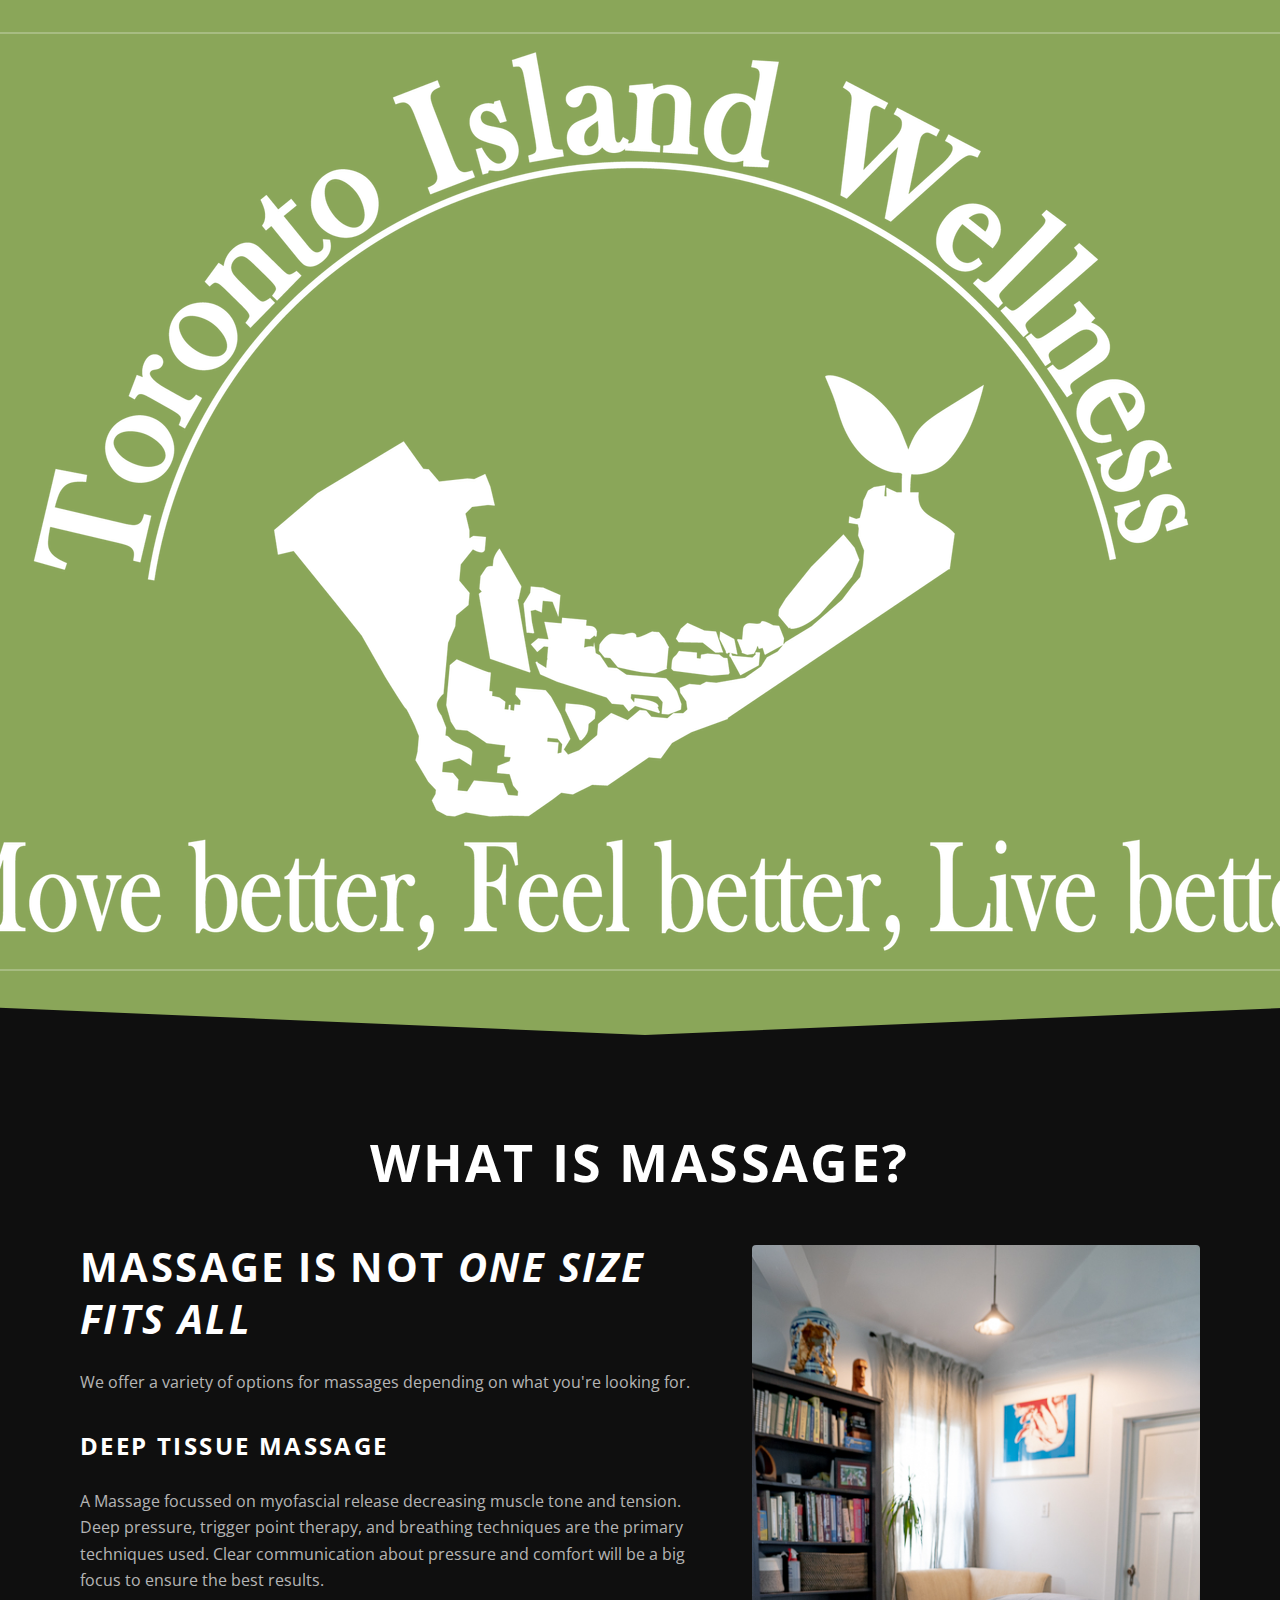
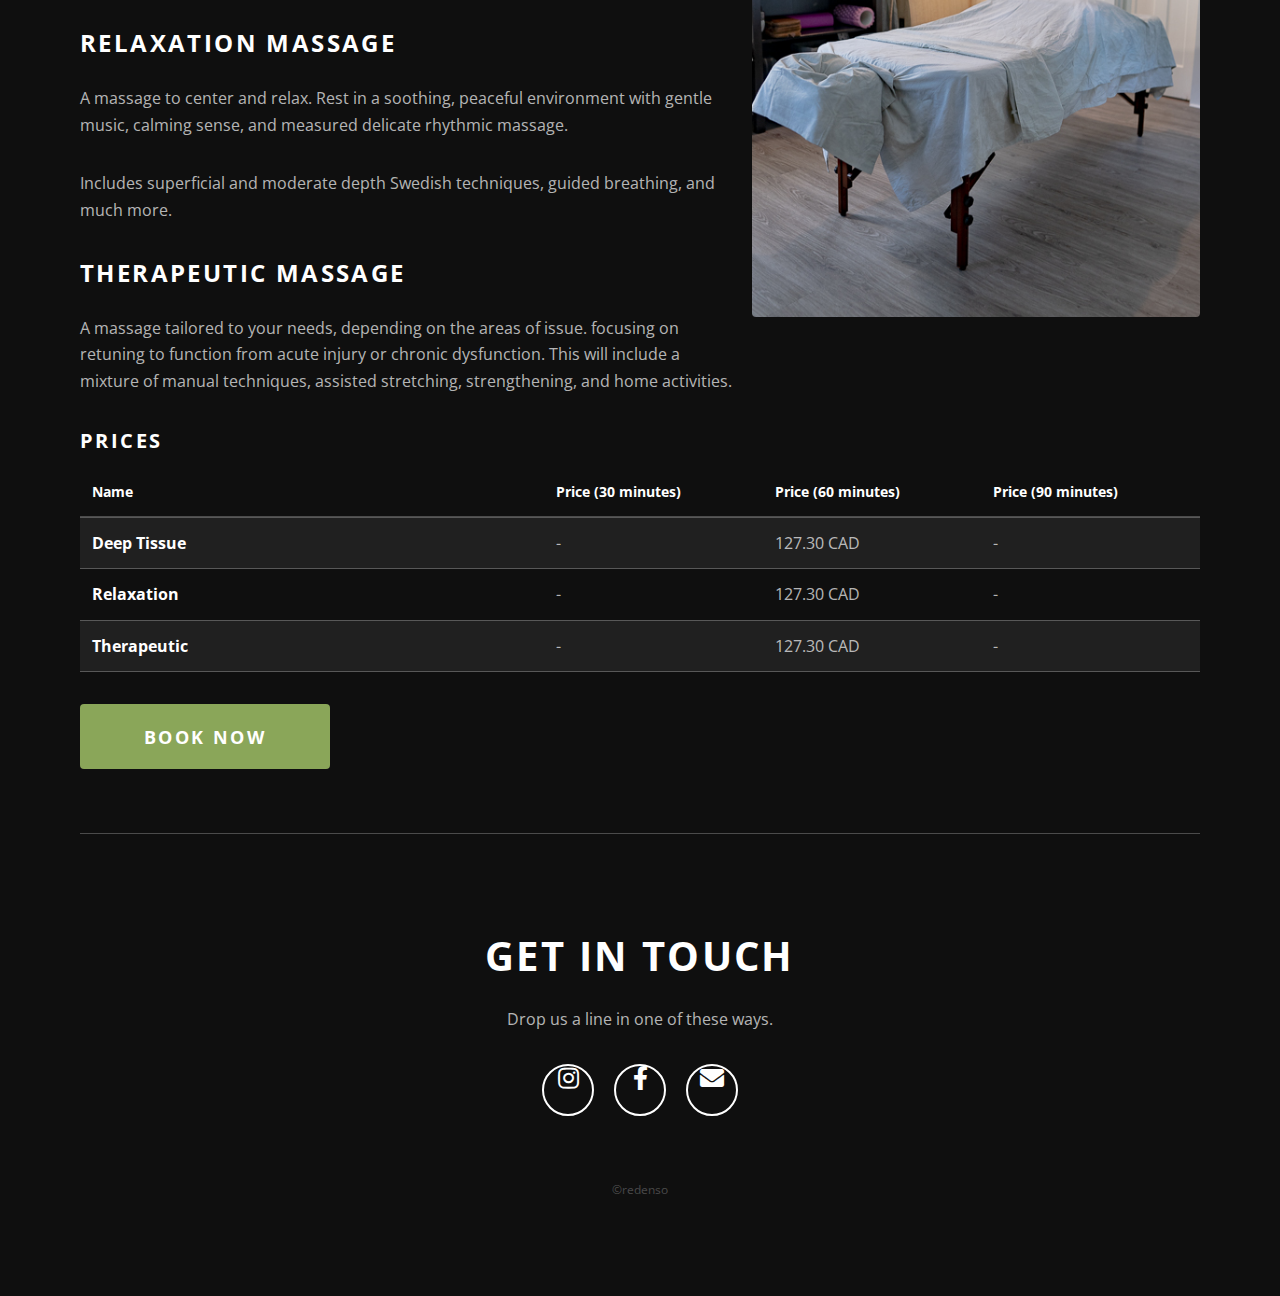
<file: massage.html>
<DOCTYPE HTML>
<!--
	Wide Angle by Pixelarity
	pixelarity.com | hello@pixelarity.com
	License: pixelarity.com/license
-->
<html>
	<head>
		<title>Toronto Island Wellness</title>
		<meta charset="utf-8" />
		<meta name="viewport" content="width=device-width, initial-scale=1, user-scalable=no" />
		<meta name="description" content="" />
		<meta name="keywords" content="" />
		<link rel="stylesheet" href="assets/css/main.css" />
		<link rel="icon" href="images/favicon.png" />
	</head>
	<body class="is-preload">
		
		<!-- Header -->
		<header id="header">
				<nav>
					<ul class="nav">
						<li><a href="index.html">Home</a></li>
						<li>
							<a href="about.html">Learn More</a>
							<ul>
								<li><a href="massage.html">About Massage</a></li>
								<li><a href="privacy.html">Privacy Policy</a></li>
								<li><a href="cancellation.html">Cancellation Policy</a></li>
							</ul>
						</li>
					</ul>
				</nav>
				<div id="logo">
					<a href="index.html">
						<img class="image logo" src="images/logo.png" alt="Toronto Island Wellness" />
					</a>
				</div>
				<nav>
					<ul class="nav">
						<li><a href="team.html">Meet Us</a></li>
						<li><a href="booking.html">Booking</a></li>
					</ul>
				</nav>
			</header>

		<!-- Main -->
		<div id="main" class="wrapper">
			<div class="inner">
				<h1 class="major">What is massage?</h1>
				<span class="image right"><img src="images/massage-table.jpg" alt="A picture of a massage table" /></span>
				<h2>Massage is not <i>One size fits all</i></h2>
				<p>We offer a variety of options for massages depending on what you're looking for.</p>

				<h3>Deep Tissue Massage</h3>
				<p>A Massage focussed on myofascial release decreasing muscle tone and tension. Deep pressure, trigger point therapy, and breathing techniques are the primary techniques used. Clear communication about pressure and comfort will be a big focus to ensure the best results.</p>

				<h3>Relaxation Massage</h3>
				<p>A massage to center and relax. Rest in a soothing, peaceful environment with gentle music, calming sense, and measured delicate rhythmic massage.</p> 
				<p>Includes superficial and moderate depth Swedish techniques, guided breathing, and much more.</p>

				<h3>Therapeutic Massage</h3>
				<p>A massage tailored to your needs, depending on the areas of issue. focusing on retuning to function from acute injury or chronic dysfunction. This will include a mixture of manual techniques, assisted stretching, strengthening, and home activities.</p> 

				<h4>Prices</h4>
				<div class="table-wrapper">
					<table>
						<thead>
							<tr>
								<th>Name</th>
								<th style="width: 20em"></th>
								<th>Price (30 minutes)</th>
								<th>Price (60 minutes)</th>
								<th>Price (90 minutes)</th>
							</tr>
						</thead>
						<tbody>
							<tr>
								<td><b>Deep Tissue</b></td>
								<td></td>
								<td>-</td>
								<td>127.30 CAD</td>
								<td>-</td>
							</tr>
							<tr>
								<td><b>Relaxation</b></td>
								<td></td>
								<td>-</td>
								<td>127.30 CAD</td>
								<td>-</td>
							</tr>
							<tr>
								<td><b>Therapeutic</b></td>
								<td></td>
								<td>-</td>
								<td>127.30 CAD</td>
								<td>-</td>
							</tr>
						</tbody>
					</table>
				</div>
				<a href="booking.html" class="button large primary">Book Now</a>
			</div>
		</div>

		<!-- Footer -->
			<section id="footer">
				<div class="inner">
					<header>
						<h2>Get in Touch</h2>
						<p>Drop us a line in one of these ways.</p>
					</header>
					<ul class="icons">
						<li><a href="https://www.instagram.com/toronto_island_wellness/" class="icon brands fa-instagram"><span class="label">Instagram</span></a></li>
						<li><a href="#" class="icon brands fa-facebook-f"><span class="label">Facebook</span></a></li>
						<li><a href="mailto:oliverbeermt@gmail.com" class="icon solid fa-envelope"><span class="label">Email</span></a></li>
					</ul>
					<div class="copyright">
						&copy;redenso
					</div>
				</div>
			</section>

		<!-- Scripts -->
			<script src="assets/js/jquery.min.js"></script>
			<script src="assets/js/browser.min.js"></script>
			<script src="assets/js/breakpoints.min.js"></script>
			<script src="assets/js/jquery.dropotron.min.js"></script>
			<script src="assets/js/util.js"></script>
			<script src="assets/js/main.js"></script>

	</body>
</html>
</file>
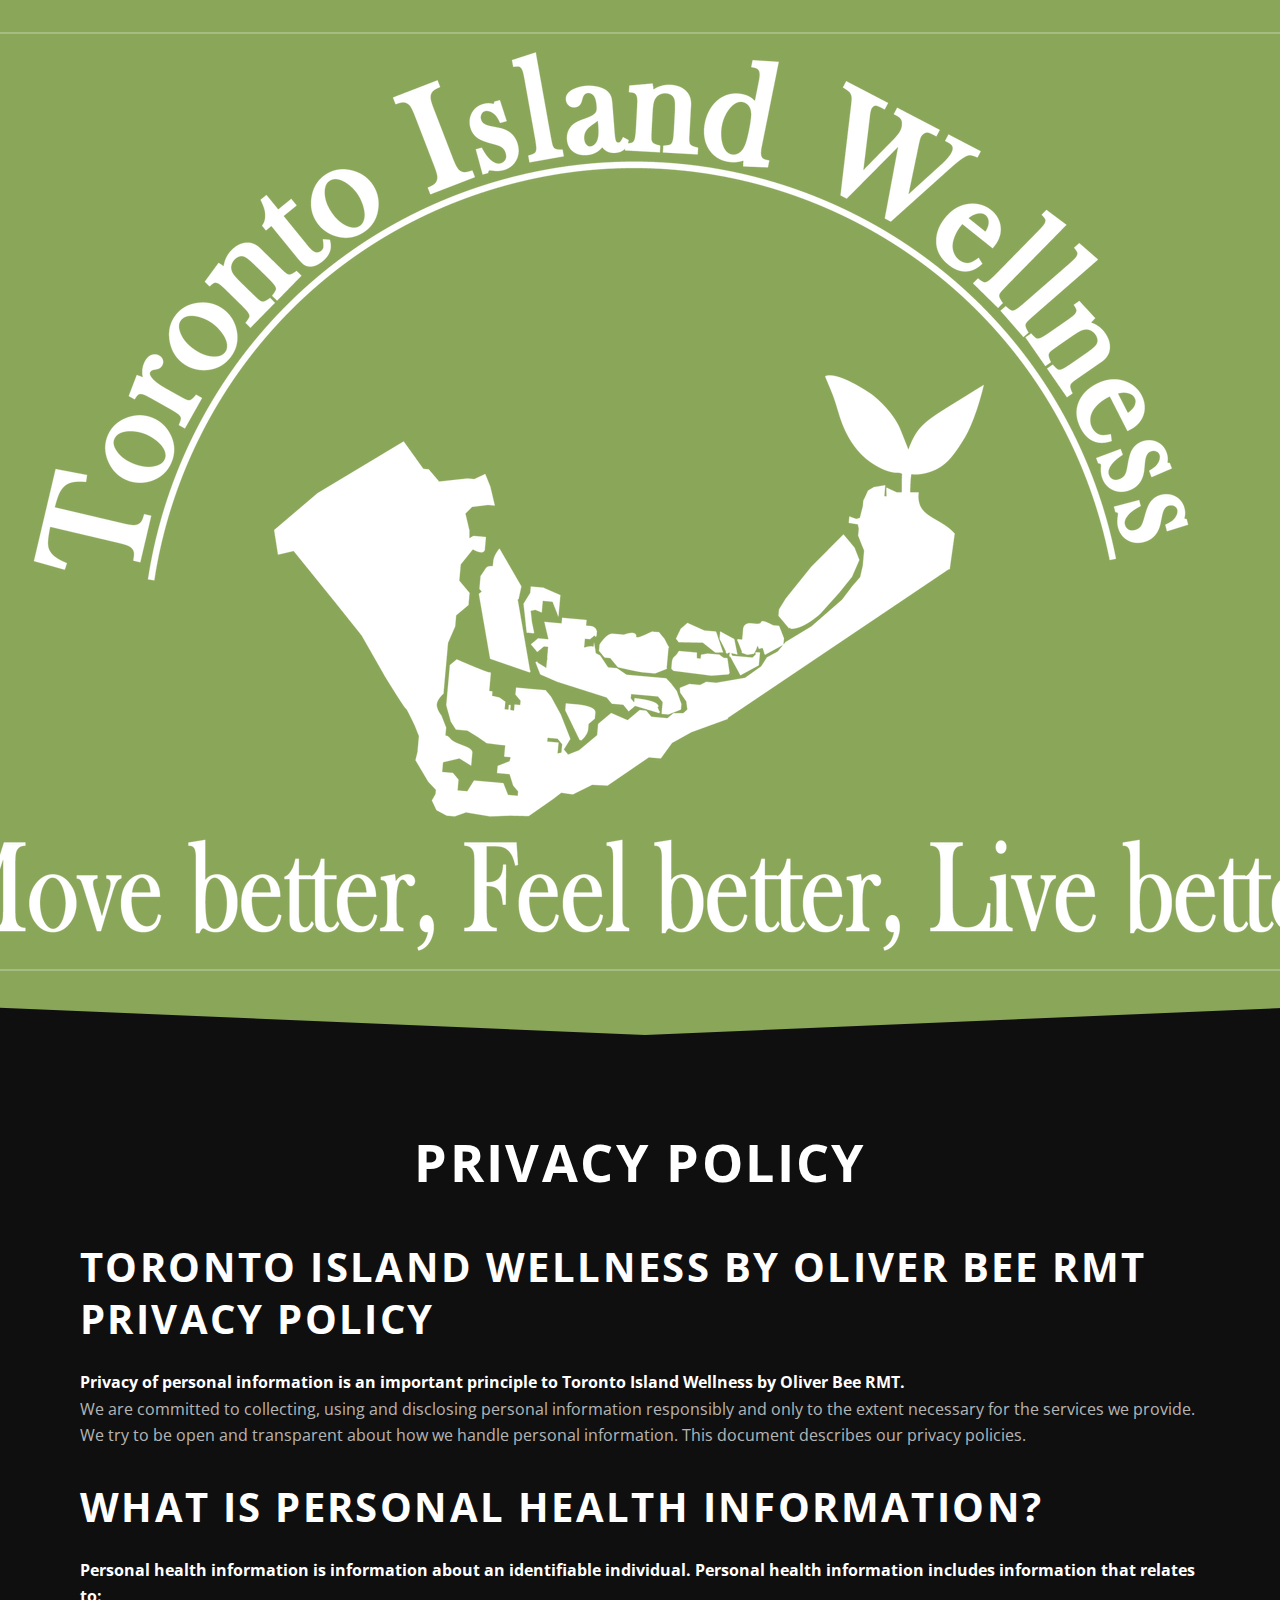
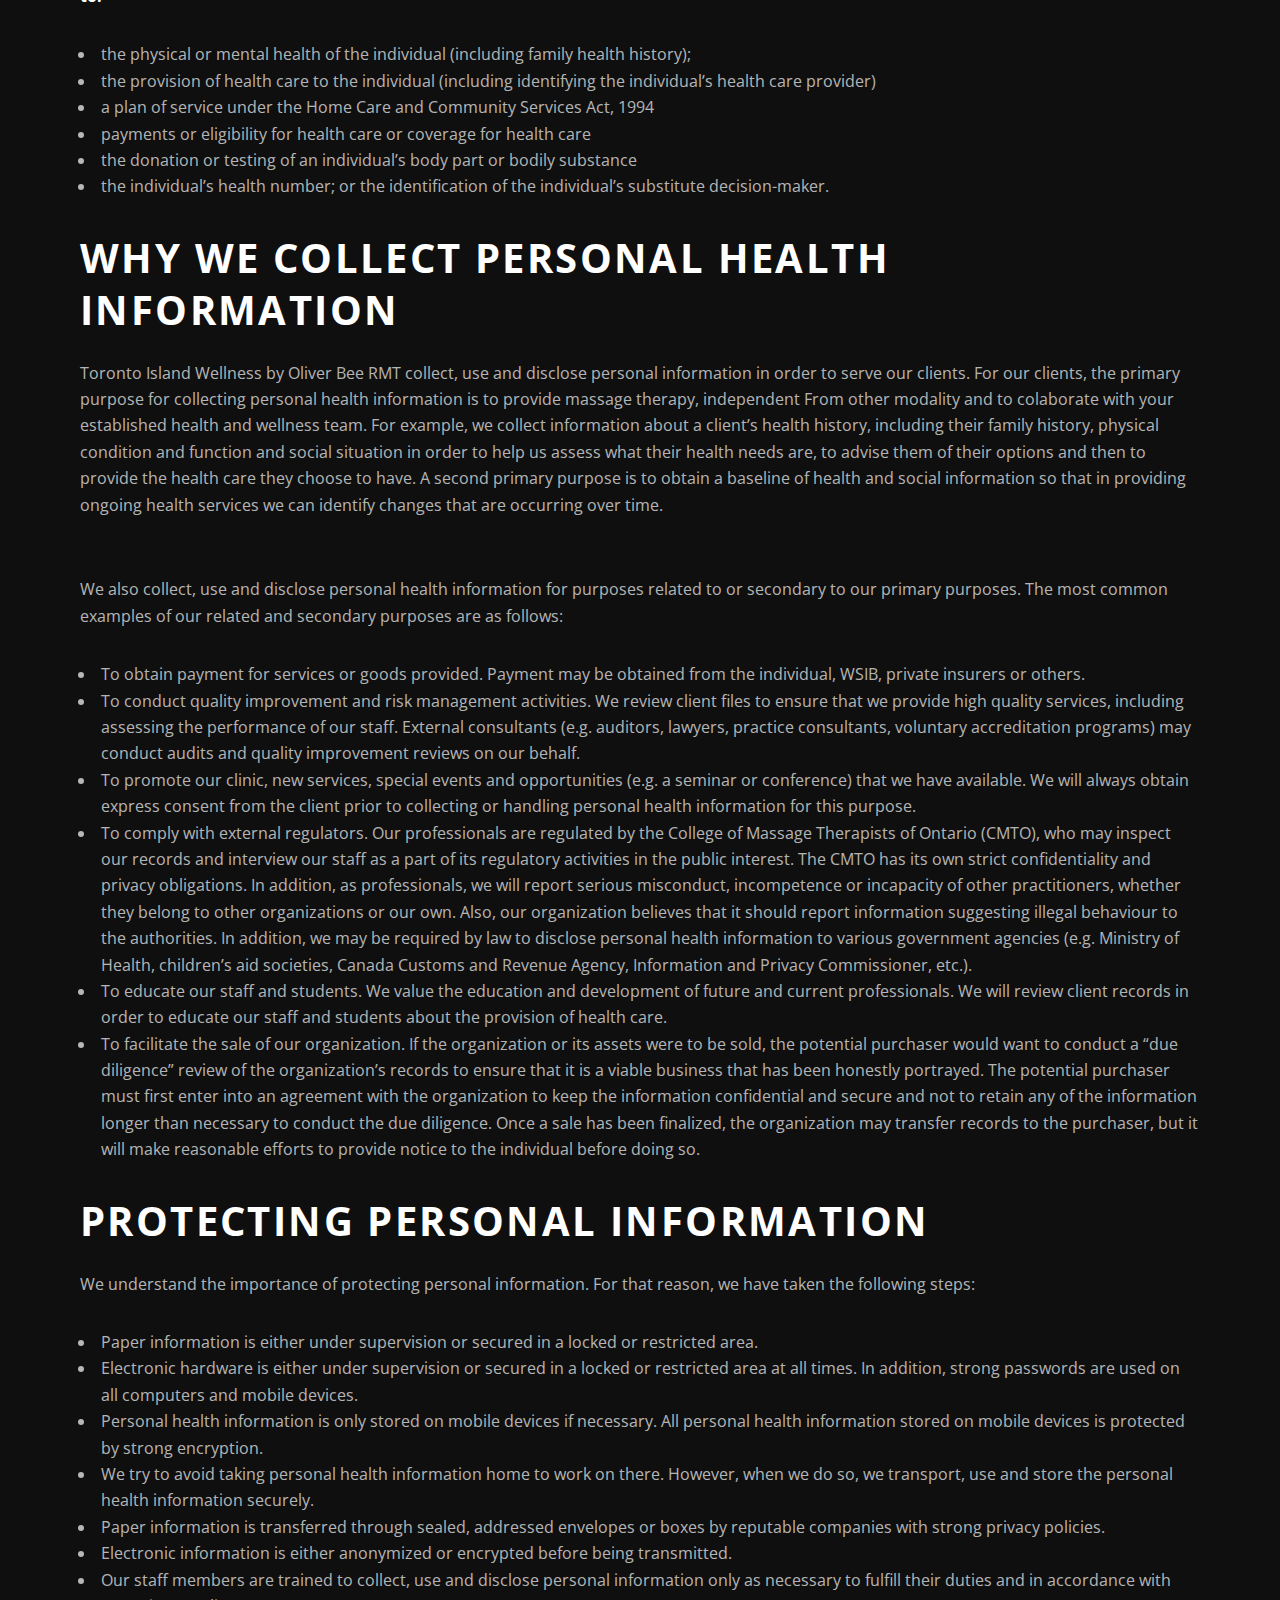
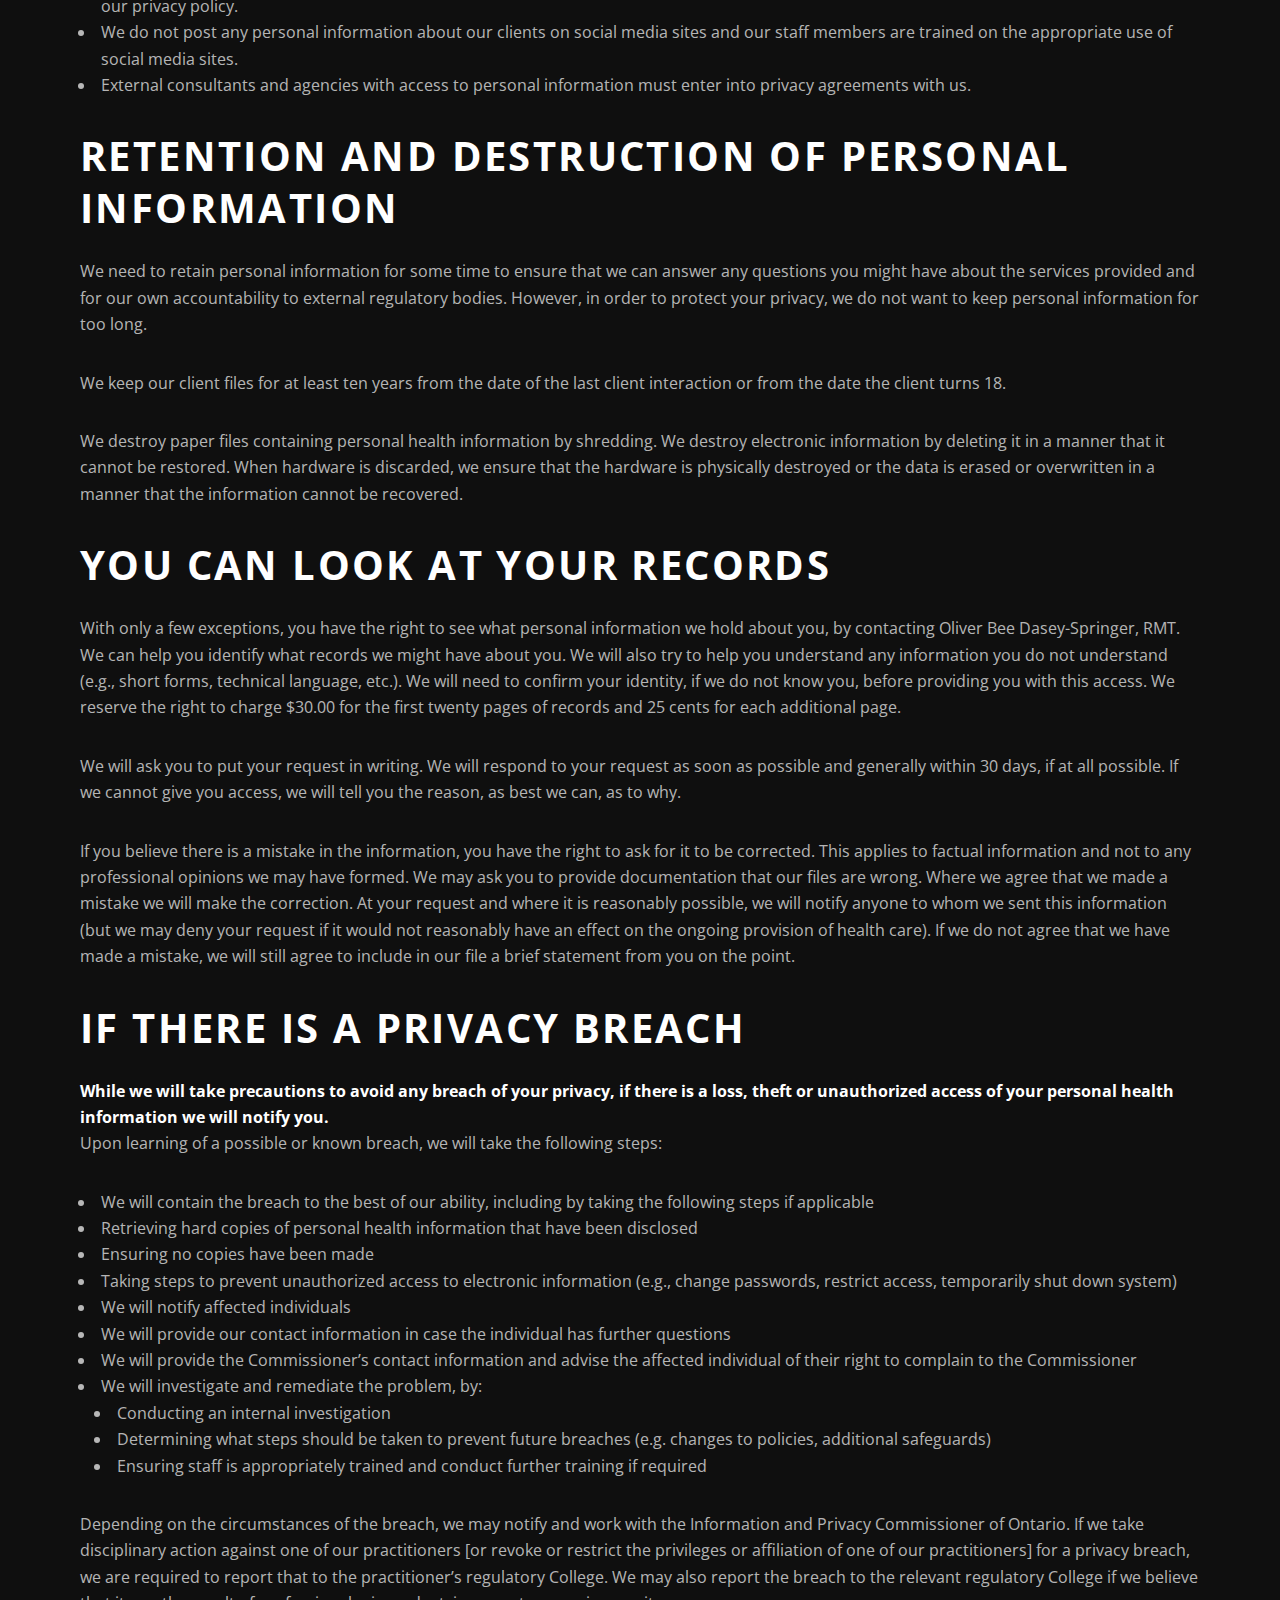
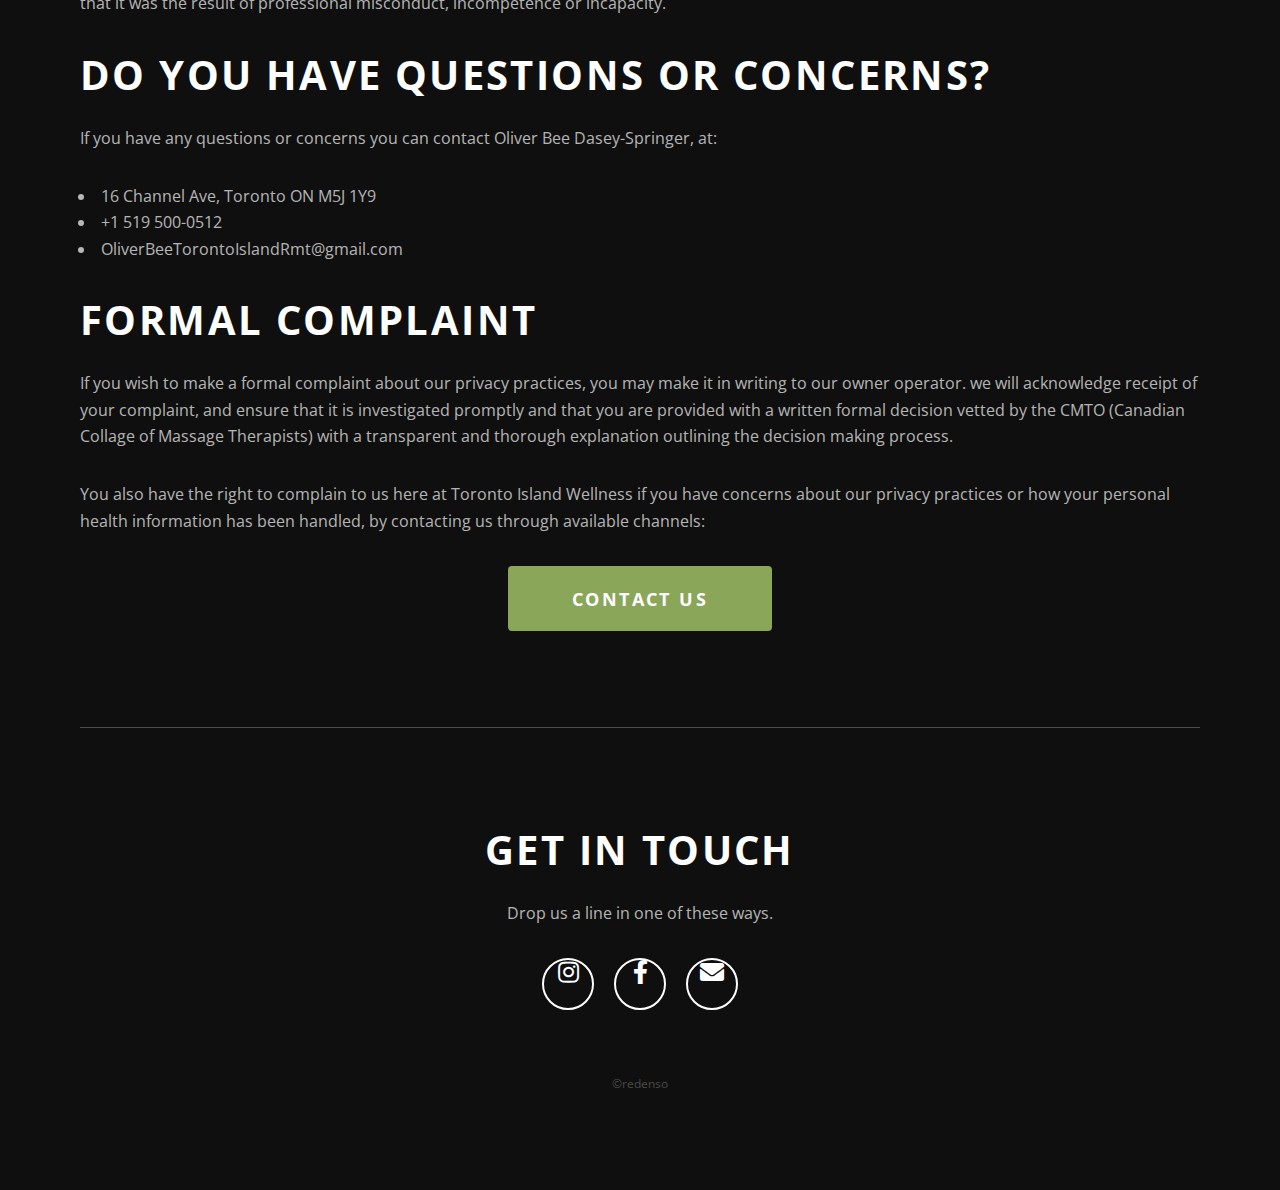
<file: privacy.html>
<DOCTYPE HTML>
<!--
	Wide Angle by Pixelarity
	pixelarity.com | hello@pixelarity.com
	License: pixelarity.com/license
-->
<html>
	<head>
		<title>Toronto Island Wellness</title>
		<meta charset="utf-8" />
		<meta name="viewport" content="width=device-width, initial-scale=1, user-scalable=no" />
		<meta name="description" content="" />
		<meta name="keywords" content="" />
		<link rel="stylesheet" href="assets/css/main.css" />
		<link rel="icon" href="images/favicon.png" />
	</head>
	<body class="is-preload">
		
		<!-- Header -->
		<header id="header">
				<nav>
					<ul class="nav">
						<li><a href="index.html">Home</a></li>
						<li>
							<a href="about.html">Learn More</a>
							<ul>
								<li><a href="massage.html">About Massage</a></li>
								<li><a href="privacy.html">Privacy Policy</a></li>
								<li><a href="cancellation.html">Cancellation Policy</a></li>
							</ul>
						</li>
					</ul>
				</nav>
				<div id="logo">
					<a href="index.html">
						<img class="image logo" src="images/logo.png" alt="Toronto Island Wellness" />
					</a>
				</div>
				<nav>
					<ul class="nav">
						<li><a href="team.html">Meet Us</a></li>
						<li><a href="booking.html">Booking</a></li>
					</ul>
				</nav>
			</header>

		<!-- Main -->
			<div id="main" class="wrapper">
				<div class="inner">
					<h1 class="major">PRIVACY POLICY</h1>

					<h2>Toronto Island Wellness by Oliver Bee RMT Privacy Policy</h2>
					<b>Privacy of personal information is an important principle to Toronto Island Wellness by Oliver Bee RMT.</b>
					<p>We are committed to collecting, using and disclosing personal information responsibly and only to the extent necessary for the services we provide. We try to be open and transparent about how we handle personal information. This document describes our privacy policies.</p>

					<h2>What is Personal Health Information?</h2>
					<p><b>Personal health information is information about an identifiable individual. Personal health information includes information that relates to:</b></p>
					<ul>
						<li>the physical or mental health of the individual (including family health history);</li>
						<li>the provision of health care to the individual (including identifying the individual’s health care provider)</li>
						<li>a plan of service under the Home Care and Community Services Act, 1994</li>
						<li>payments or eligibility for health care or coverage for health care</li>
						<li>the donation or testing of an individual’s body part or bodily substance</li>
						<li>the individual’s health number; or the identification of the individual’s substitute decision-maker.</li>
					</ul>

					<h2>Why we collect Personal Health Information</h2>
					<p>Toronto Island Wellness by Oliver Bee RMT collect, use and disclose personal information in order to serve our clients. For our clients, the primary purpose for collecting personal health information is to provide massage therapy, independent From other modality and to colaborate with your established health and wellness team. For example, we collect information about a client’s health history, including their family history, physical condition and function and social situation in order to help us assess what their health needs are, to advise them of their options and then to provide the health care they choose to have. A second primary purpose is to obtain a baseline of health and social information so that in providing ongoing health services we can identify changes that are occurring over time.</p>
					<br>
					<p>We also collect, use and disclose personal health information for purposes related to or secondary to our primary purposes. The most common examples of our related and secondary purposes are as follows:</p>
					<ul>
						<li>To obtain payment for services or goods provided. Payment may be obtained from the individual, WSIB, private insurers or others.</li>
						<li>To conduct quality improvement and risk management activities. We review client files to ensure that we provide high quality services, including assessing the performance of our staff. External consultants (e.g. auditors, lawyers, practice consultants, voluntary accreditation programs) may conduct audits and quality improvement reviews on our behalf.</li>
						<li>To promote our clinic, new services, special events and opportunities (e.g. a seminar or conference) that we have available. We will always obtain express consent from the client prior to collecting or handling personal health information for this purpose.</li>
						<li>To comply with external regulators. Our professionals are regulated by the College of Massage Therapists of Ontario (CMTO), who may inspect our records and interview our staff as a part of its regulatory activities in the public interest. The CMTO has its own strict confidentiality and privacy obligations. In addition, as professionals, we will report serious misconduct, incompetence or incapacity of other practitioners, whether they belong to other organizations or our own. Also, our organization believes that it should report information suggesting illegal behaviour to the authorities. In addition, we may be required by law to disclose personal health information to various government agencies (e.g. Ministry of Health, children’s aid societies, Canada Customs and Revenue Agency, Information and Privacy Commissioner, etc.).</li>
						<li>To educate our staff and students. We value the education and development of future and current professionals. We will review client records in order to educate our staff and students about the provision of health care.</li>
						<li>To facilitate the sale of our organization. If the organization or its assets were to be sold, the potential purchaser would want to conduct a “due diligence” review of the organization’s records to ensure that it is a viable business that has been honestly portrayed. The potential purchaser must first enter into an agreement with the organization to keep the information confidential and secure and not to retain any of the information longer than necessary to conduct the due diligence. Once a sale has been finalized, the organization may transfer records to the purchaser, but it will make reasonable efforts to provide notice to the individual before doing so.</li>
					</ul>

					<h2>Protecting Personal Information</h2>
					<p>We understand the importance of protecting personal information. For that reason, we have taken the following steps:</p>
					<ul>
						<li>Paper information is either under supervision or secured in a locked or restricted area.</li>
						<li>Electronic hardware is either under supervision or secured in a locked or restricted area at all times. In addition, strong passwords are used on all computers and mobile devices.</li>
						<li>Personal health information is only stored on mobile devices if necessary. All personal health information stored on mobile devices is protected by strong encryption.</li>
						<li>We try to avoid taking personal health information home to work on there. However, when we do so, we transport, use and store the personal health information securely.</li>
						<li>Paper information is transferred through sealed, addressed envelopes or boxes by reputable companies with strong privacy policies.</li>
						<li>Electronic information is either anonymized or encrypted before being transmitted.</li>
						<li>Our staff members are trained to collect, use and disclose personal information only as necessary to fulfill their duties and in accordance with our privacy policy.</li>
						<li>We do not post any personal information about our clients on social media sites and our staff members are trained on the appropriate use of social media sites.</li>
						<li>External consultants and agencies with access to personal information must enter into privacy agreements with us.</li>
					</ul>

					<h2>Retention and Destruction of Personal Information</h2>
					<p>We need to retain personal information for some time to ensure that we can answer any questions you might have about the services provided and for our own accountability to external regulatory bodies. However, in order to protect your privacy, we do not want to keep personal information for too long.</p>
					<p>We keep our client files for at least ten years from the date of the last client interaction or from the date the client turns 18.</p>
					<p>We destroy paper files containing personal health information by shredding. We destroy electronic information by deleting it in a manner that it cannot be restored. When hardware is discarded, we ensure that the hardware is physically destroyed or the data is erased or overwritten in a manner that the information cannot be recovered.</p>

					<h2> You Can Look at Your Records </h2>
					<p>With only a few exceptions, you have the right to see what personal information we hold about you, by contacting Oliver Bee Dasey-Springer, RMT. We can help you identify what records we might have about you. We will also try to help you understand any information you do not understand (e.g., short forms, technical language, etc.). We will need to confirm your identity, if we do not know you, before providing you with this access. We reserve the right to charge $30.00 for the first twenty pages of records and 25 cents for each additional page.</p>
					<p>We will ask you to put your request in writing. We will respond to your request as soon as possible and generally within 30 days, if at all possible. If we cannot give you access, we will tell you the reason, as best we can, as to why.</p>
					<p>If you believe there is a mistake in the information, you have the right to ask for it to be corrected. This applies to factual information and not to any professional opinions we may have formed. We may ask you to provide documentation that our files are wrong. Where we agree that we made a mistake we will make the correction. At your request and where it is reasonably possible, we will notify anyone to whom we sent this information (but we may deny your request if it would not reasonably have an effect on the ongoing provision of health care). If we do not agree that we have made a mistake, we will still agree to include in our file a brief statement from you on the point.</p>

					<h2> If there is a Privacy Breach </h2>
					<b>While we will take precautions to avoid any breach of your privacy, if there is a loss, theft or unauthorized access of your personal health information we will notify you.</b>
					<p>Upon learning of a possible or known breach, we will take the following steps:</p>
					<ul>
						<li>We will contain the breach to the best of our ability, including by taking the following steps if applicable</li>
						<li>Retrieving hard copies of personal health information that have been disclosed</li>
						<li>Ensuring no copies have been made</li>
						<li>Taking steps to prevent unauthorized access to electronic information (e.g., change passwords, restrict access, temporarily shut down system)</li>
						<li>We will notify affected individuals</li>
						<li>We will provide our contact information in case the individual has further questions</li>
						<li>We will provide the Commissioner’s contact information and advise the affected individual of their right to complain to the Commissioner</li>
						<li>We will investigate and remediate the problem, by:</li>
						<ul>
							<li>Conducting an internal investigation</li>
							<li>Determining what steps should be taken to prevent future breaches (e.g. changes to policies, additional safeguards)</li>
							<li>Ensuring staff is appropriately trained and conduct further training if required</li>
						</ul>
					</ul>

					<p>Depending on the circumstances of the breach, we may notify and work with the Information and Privacy Commissioner of Ontario. If we take disciplinary action against one of our practitioners [or revoke or restrict the privileges or affiliation of one of our practitioners] for a privacy breach, we are required to report that to the practitioner’s regulatory College. We may also report the breach to the relevant regulatory College if we believe that it was the result of professional misconduct, incompetence or incapacity.</p>

					<h2> Do You Have Questions or Concerns?  </h2>
					<p>If you have any questions or concerns you can contact Oliver Bee Dasey-Springer, at:</p>
					<ul>
						<li>16 Channel Ave, Toronto ON M5J 1Y9</li>
						<li>+1 519 500-0512</li>
						<li>OliverBeeTorontoIslandRmt@gmail.com</li>
					</ul>

					<h2>Formal Complaint</h2>
					<p>If you wish to make a formal complaint about our privacy practices, you may make it in writing to our owner operator. we will acknowledge receipt of your complaint, and ensure that it is investigated promptly and that you are provided with a written formal decision vetted by the CMTO (Canadian Collage of Massage Therapists) with a transparent and thorough explanation outlining the decision making process.</p>
					<p>You also have the right to complain to us here at Toronto Island Wellness if you have concerns about our privacy practices or how your personal health information has been handled, by contacting us through available channels:</p>
					<ul class="actions special">
						<li><a href="contact.html" class="button large primary">Contact Us</a></li>
					</ul>
				</div>
			</div>

		<!-- Footer -->
			<section id="footer">
				<div class="inner">
					<header>
						<h2>Get in Touch</h2>
						<p>Drop us a line in one of these ways.</p>
					</header>
					<ul class="icons">
						<li><a href="https://www.instagram.com/toronto_island_wellness/" class="icon brands fa-instagram"><span class="label">Instagram</span></a></li>
						<li><a href="#" class="icon brands fa-facebook-f"><span class="label">Facebook</span></a></li>
						<li><a href="mailto:oliverbeermt@gmail.com" class="icon solid fa-envelope"><span class="label">Email</span></a></li>
					</ul>
					<div class="copyright">
						&copy;redenso
					</div>
				</div>
			</section>

		<!-- Scripts -->
			<script src="assets/js/jquery.min.js"></script>
			<script src="assets/js/browser.min.js"></script>
			<script src="assets/js/breakpoints.min.js"></script>
			<script src="assets/js/jquery.dropotron.min.js"></script>
			<script src="assets/js/util.js"></script>
			<script src="assets/js/main.js"></script>

	</body>
</html>
</file>
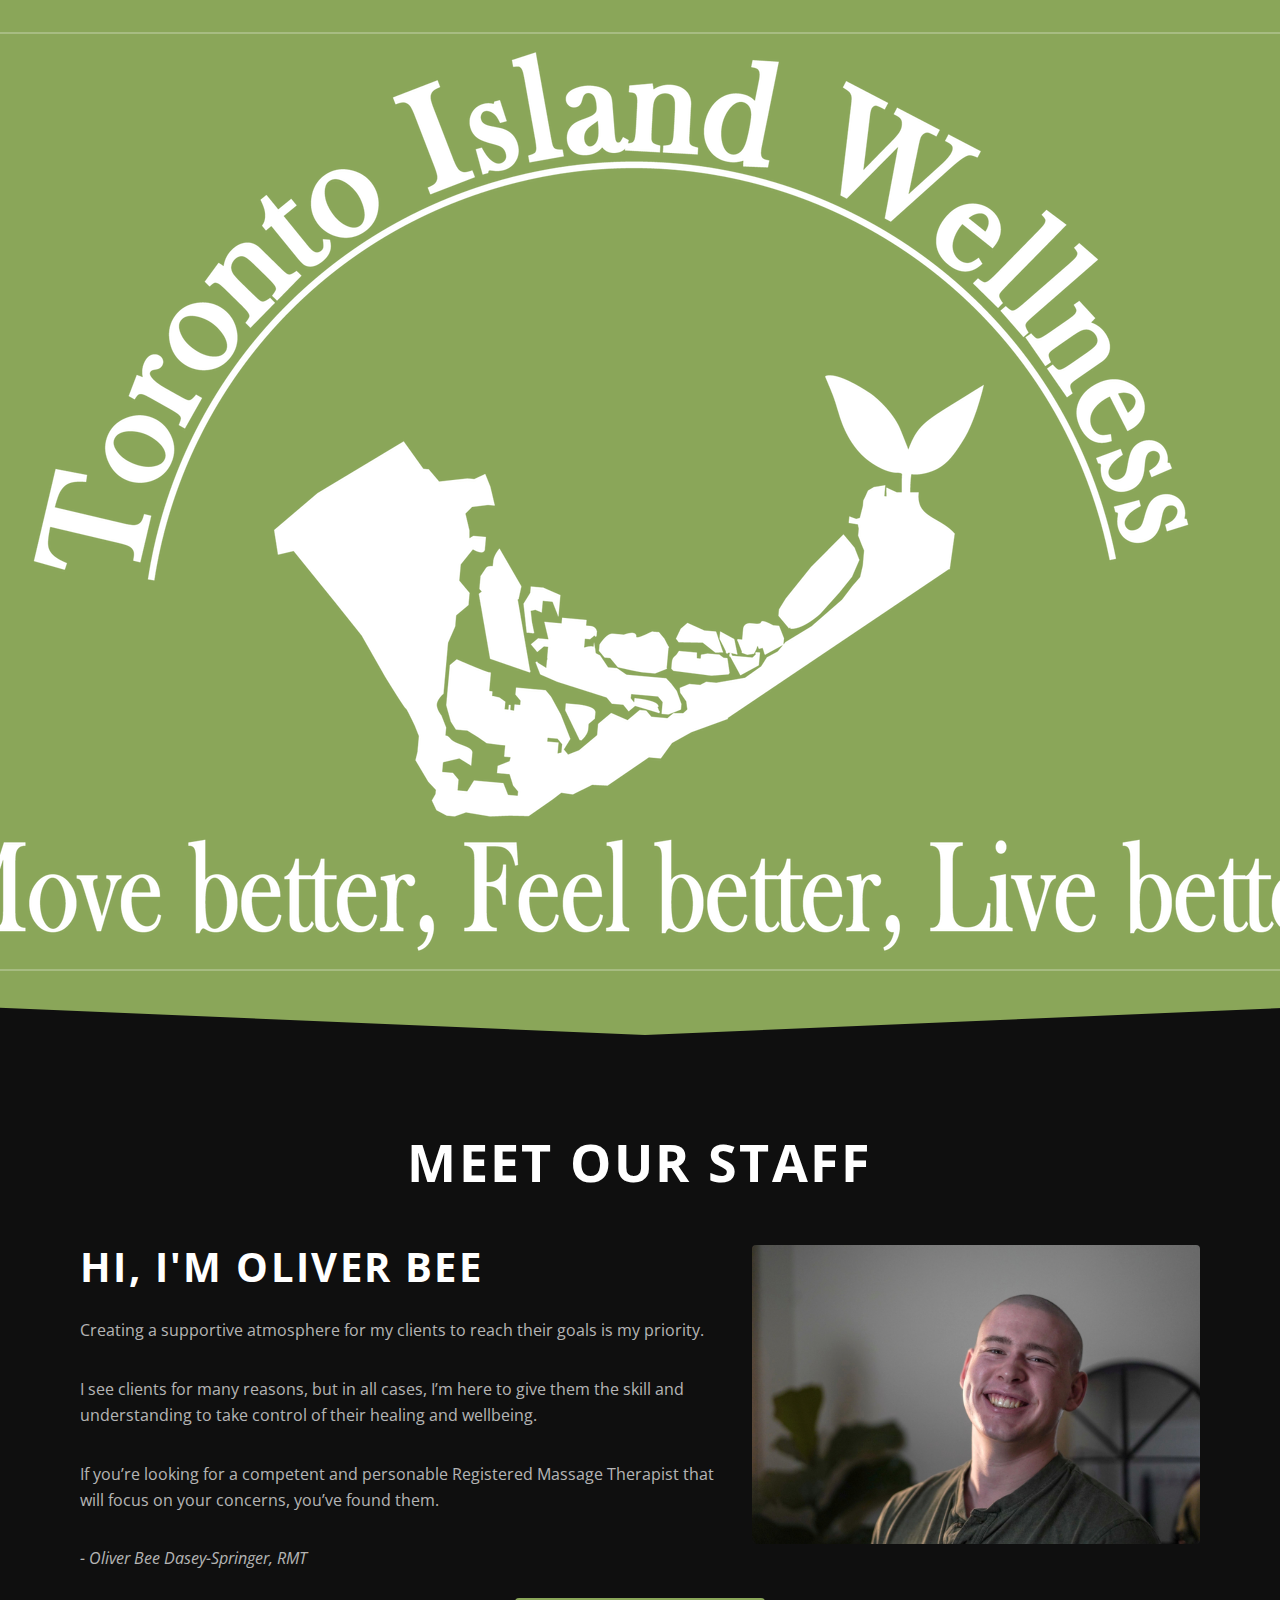
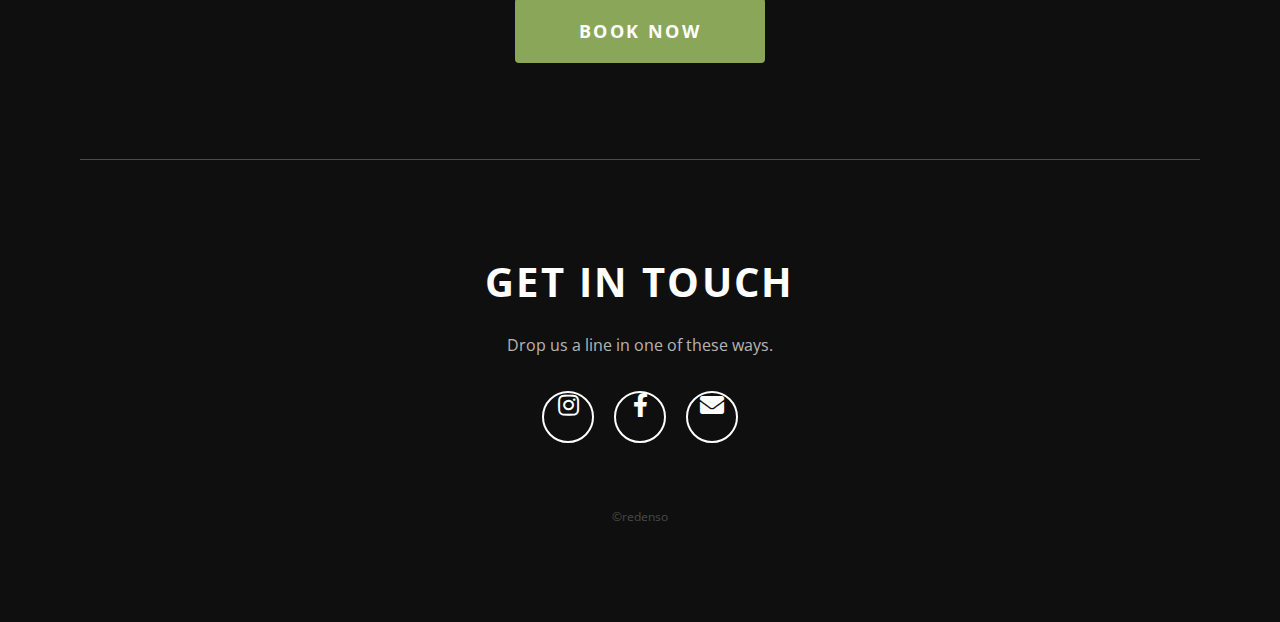
<file: team.html>
<DOCTYPE HTML>
<!--
	Wide Angle by Pixelarity
	pixelarity.com | hello@pixelarity.com
	License: pixelarity.com/license
-->
<html>
	<head>
		<title>Toronto Island Wellness</title>
		<meta charset="utf-8" />
		<meta name="viewport" content="width=device-width, initial-scale=1, user-scalable=no" />
		<meta name="description" content="" />
		<meta name="keywords" content="" />
		<link rel="stylesheet" href="assets/css/main.css" />
		<link rel="icon" href="images/favicon.png" />
	</head>
	<body class="is-preload">
		
		<!-- Header -->
		<header id="header">
				<nav>
					<ul class="nav">
						<li><a href="index.html">Home</a></li>
						<li>
							<a href="about.html">Learn More</a>
							<ul>
								<li><a href="massage.html">About Massage</a></li>
								<li><a href="privacy.html">Privacy Policy</a></li>
								<li><a href="cancellation.html">Cancellation Policy</a></li>
							</ul>
						</li>
					</ul>
				</nav>
				<div id="logo">
					<a href="index.html">
						<img class="image logo" src="images/logo.png" alt="Toronto Island Wellness" />
					</a>
				</div>
				<nav>
					<ul class="nav">
						<li><a href="team.html">Meet Us</a></li>
						<li><a href="booking.html">Booking</a></li>
					</ul>
				</nav>
			</header>

		<!-- Main -->
			<div id="main" class="wrapper">
				<div class="inner">
					<h1 class="major">Meet Our Staff</h1>
					<span class="image right"><img src="images/oliver.jpg" alt="Portrait of Oliver Bee" /></span>
					<h2>Hi, I'm Oliver Bee</h2>
					<p>Creating a supportive atmosphere for my clients to reach their goals is my priority.</p>

					<p>I see clients for many reasons, but in all cases, I’m here to give them the skill and understanding to take control of their healing and wellbeing.</p>

					<p>If you’re looking for a competent and personable Registered Massage Therapist that will focus on your concerns, you’ve found them.</p>

					<i>- Oliver Bee Dasey-Springer, RMT</i>
				</div>
				<br>
				<ul class="actions special">
					<li><a href="booking.html" class="button large primary">Book Now</a></li>
				</ul>

			</div>

		<!-- Footer -->
			<section id="footer">
				<div class="inner">
					<header>
						<h2>Get in Touch</h2>
						<p>Drop us a line in one of these ways.</p>
					</header>
					<ul class="icons">
						<li><a href="https://www.instagram.com/toronto_island_wellness/" class="icon brands fa-instagram"><span class="label">Instagram</span></a></li>
						<li><a href="#" class="icon brands fa-facebook-f"><span class="label">Facebook</span></a></li>
						<li><a href="mailto:oliverbeermt@gmail.com" class="icon solid fa-envelope"><span class="label">Email</span></a></li>
					</ul>
					<div class="copyright">
						&copy;redenso
					</div>
				</div>
			</section>

		<!-- Scripts -->
			<script src="assets/js/jquery.min.js"></script>
			<script src="assets/js/browser.min.js"></script>
			<script src="assets/js/breakpoints.min.js"></script>
			<script src="assets/js/jquery.dropotron.min.js"></script>
			<script src="assets/js/util.js"></script>
			<script src="assets/js/main.js"></script>

	</body>
</html>
</file>
<file: assets/css/main.css>
@import url(fontawesome-all.min.css);
@import url("https://fonts.googleapis.com/css?family=Open+Sans|Open+Sans+Condensed:300,700");

/*
	Wide Angle by Pixelarity
	pixelarity.com | hello@pixelarity.com
	License: pixelarity.com/license
*/

html, body, div, span, applet, object,
iframe, h1, h2, h3, h4, h5, h6, p, blockquote,
pre, a, abbr, acronym, address, big, cite,
code, del, dfn, em, img, ins, kbd, q, s, samp,
small, strike, strong, sub, sup, tt, var, b,
u, i, center, dl, dt, dd, ol, ul, li, fieldset,
form, label, legend, table, caption, tbody,
tfoot, thead, tr, th, td, article, aside,
canvas, details, embed, figure, figcaption,
footer, header, hgroup, menu, nav, output, ruby,
section, summary, time, mark, audio, video {
	margin: 0;
	padding: 0;
	border: 0;
	font-size: 100%;
	font: inherit;
	vertical-align: baseline;}

article, aside, details, figcaption, figure,
footer, header, hgroup, menu, nav, section {
	display: block;}

body {
	line-height: 1;
}

ol, ul {
	list-style: none;
}

blockquote, q {
	quotes: none;
}

	blockquote:before, blockquote:after, q:before, q:after {
		content: '';
		content: none;
	}

table {
	border-collapse: collapse;
	border-spacing: 0;
}

body {
	-webkit-text-size-adjust: none;
}

mark {
	background-color: transparent;
	color: inherit;
}

input::-moz-focus-inner {
	border: 0;
	padding: 0;
}

input, select, textarea {
	-moz-appearance: none;
	-webkit-appearance: none;
	-ms-appearance: none;
	appearance: none;
}

/* Basic */

	@-ms-viewport {
		width: device-width;
	}

	body {
		-ms-overflow-style: scrollbar;
	}

	@media screen and (max-width: 480px) {

		html, body {
			min-width: 320px;
		}

	}

	html {
		box-sizing: border-box;
	}

	*, *:before, *:after {
		box-sizing: inherit;
	}

	body {
		background: #0f0f0f;
	}

		body.is-preload *, body.is-preload *:before, body.is-preload *:after {
			-moz-animation: none !important;
			-webkit-animation: none !important;
			-ms-animation: none !important;
			animation: none !important;
			-moz-transition: none !important;
			-webkit-transition: none !important;
			-ms-transition: none !important;
			transition: none !important;
		}

/* Typography */

	html {
		font-size: 14pt;
	}

		@media screen and (max-width: 1680px) {

			html {
				font-size: 12pt;
			}

		}

		@media screen and (max-width: 1280px) {

			html {
				font-size: 12pt;
			}

		}

		@media screen and (max-width: 980px) {

			html {
				font-size: 11pt;
			}

		}

		@media screen and (max-width: 480px) {

			html {
				font-size: 11pt;
			}

		}

	body {
		background-color: #0f0f0f;
		color: rgba(255, 255, 255, 0.7);
	}

	body, input, select, textarea {
		font-family: "Open Sans", Arial, Helvetica, sans-serif;
		font-weight: 400;
		font-size: 1rem;
		line-height: 1.65;
	}

	input, select, textarea {
		color: #fff;
	}

	a {
		-moz-transition: color 0.2s ease-in-out;
		-webkit-transition: color 0.2s ease-in-out;
		-ms-transition: color 0.2s ease-in-out;
		transition: color 0.2s ease-in-out;
		color: #fff;
		text-decoration: underline;
	}

		a:hover {
			color: #8aa659;
			text-decoration: none;
		}

	strong, b {
		color: #fff;
		font-weight: 700;
	}

	em, i {
		font-style: italic;
	}

	p {
		margin: 0 0 2rem 0;
	}

	h1, h2, h3, h4, h5, h6 {
		color: #fff;
		font-family: "Open Sans Condensed", Arial, Helvetica, sans-serif;
		font-weight: 700;
		letter-spacing: 0.15rem;
		line-height: 1.5;
		margin: 0 0 1.5rem 0;
		text-transform: uppercase;
	}

		h1.major, h2.major, h3.major, h4.major, h5.major, h6.major {
			text-align: center;
			margin: 0 0 3rem 0;
		}

		h1 a, h2 a, h3 a, h4 a, h5 a, h6 a {
			color: inherit;
			text-decoration: none;
		}

	h1 {
		font-size: 3.25rem;
		line-height: 1.2;
	}

	h2 {
		font-size: 2.5rem;
		line-height: 1.3;
	}

	h3 {
		font-size: 1.5rem;
	}

	h4 {
		font-size: 1.25rem;
	}

	h5 {
		font-size: 0.9rem;
	}

	h6 {
		font-size: 0.7rem;
	}

	@media screen and (max-width: 736px) {

		h1 {
			font-size: 2.75rem;
			line-height: 1.3;
		}

		h2 {
			font-size: 1.5rem;
			line-height: 1.5;
		}

		h3 {
			font-size: 1.25rem;
		}

	}

	sub {
		font-size: 0.8rem;
		position: relative;
		top: 0.5rem;
	}

	sup {
		font-size: 0.8rem;
		position: relative;
		top: -0.5rem;
	}

	blockquote {
		border-left: solid 0.5rem rgba(255, 255, 255, 0.25);
		font-style: italic;
		margin: 0 0 2rem 0;
		padding: 1rem 0 1rem 2rem;
	}

	code {
		background: rgba(255, 255, 255, 0.075);
		border-radius: 4px;
		border: 1px solid rgba(255, 255, 255, 0.25);
		font-family: "Courier New", monospace;
		font-size: 0.9rem;
		margin: 0 0.25rem;
		padding: 0.25rem 0.65rem;
	}

	pre {
		-webkit-overflow-scrolling: touch;
		font-family: "Courier New", monospace;
		font-size: 0.9rem;
		margin: 0 0 2rem 0;
	}

		pre code {
			display: block;
			line-height: 1.75;
			padding: 1rem 1.5rem;
			overflow-x: auto;
		}

	hr {
		border: 0;
		border-bottom: solid 1px rgba(255, 255, 255, 0.25);
		margin: 2rem 0;
	}

		hr.major {
			margin: 4rem 0;
		}

		@media screen and (max-width: 736px) {

			hr.major {
				margin: 3rem 0;
			}

		}

/* Row */

	.row {
		display: flex;
		flex-wrap: wrap;
		box-sizing: border-box;
		align-items: stretch;
	}

		.row > * {
			box-sizing: border-box;
		}

		.row.gtr-uniform > * > :last-child {
			margin-bottom: 0;
		}

		.row.aln-left {
			justify-content: flex-start;
		}

		.row.aln-center {
			justify-content: center;
		}

		.row.aln-right {
			justify-content: flex-end;
		}

		.row.aln-top {
			align-items: flex-start;
		}

		.row.aln-middle {
			align-items: center;
		}

		.row.aln-bottom {
			align-items: flex-end;
		}

		.row > .imp {
			order: -1;
		}

		.row > .col-1 {
			width: 8.33333%;
		}

		.row > .off-1 {
			margin-left: 8.33333%;
		}

		.row > .col-2 {
			width: 16.66667%;
		}

		.row > .off-2 {
			margin-left: 16.66667%;
		}

		.row > .col-3 {
			width: 25%;
		}

		.row > .off-3 {
			margin-left: 25%;
		}

		.row > .col-4 {
			width: 33.33333%;
		}

		.row > .off-4 {
			margin-left: 33.33333%;
		}

		.row > .col-5 {
			width: 41.66667%;
		}

		.row > .off-5 {
			margin-left: 41.66667%;
		}

		.row > .col-6 {
			width: 50%;
		}

		.row > .off-6 {
			margin-left: 50%;
		}

		.row > .col-7 {
			width: 58.33333%;
		}

		.row > .off-7 {
			margin-left: 58.33333%;
		}

		.row > .col-8 {
			width: 66.66667%;
		}

		.row > .off-8 {
			margin-left: 66.66667%;
		}

		.row > .col-9 {
			width: 75%;
		}

		.row > .off-9 {
			margin-left: 75%;
		}

		.row > .col-10 {
			width: 83.33333%;
		}

		.row > .off-10 {
			margin-left: 83.33333%;
		}

		.row > .col-11 {
			width: 91.66667%;
		}

		.row > .off-11 {
			margin-left: 91.66667%;
		}

		.row > .col-12 {
			width: 100%;
		}

		.row > .off-12 {
			margin-left: 100%;
		}

		.row.gtr-0 {
			margin-top: 0;
			margin-left: 0rem;
		}

			.row.gtr-0 > * {
				padding: 0 0 0 0rem;
			}

			.row.gtr-0.gtr-uniform {
				margin-top: 0rem;
			}

				.row.gtr-0.gtr-uniform > * {
					padding-top: 0rem;
				}

		.row.gtr-25 {
			margin-top: 0;
			margin-left: -0.5rem;
		}

			.row.gtr-25 > * {
				padding: 0 0 0 0.5rem;
			}

			.row.gtr-25.gtr-uniform {
				margin-top: -0.5rem;
			}

				.row.gtr-25.gtr-uniform > * {
					padding-top: 0.5rem;
				}

		.row.gtr-50 {
			margin-top: 0;
			margin-left: -1rem;
		}

			.row.gtr-50 > * {
				padding: 0 0 0 1rem;
			}

			.row.gtr-50.gtr-uniform {
				margin-top: -1rem;
			}

				.row.gtr-50.gtr-uniform > * {
					padding-top: 1rem;
				}

		.row {
			margin-top: 0;
			margin-left: -2rem;
		}

			.row > * {
				padding: 0 0 0 2rem;
			}

			.row.gtr-uniform {
				margin-top: -2rem;
			}

				.row.gtr-uniform > * {
					padding-top: 2rem;
				}

		.row.gtr-150 {
			margin-top: 0;
			margin-left: -3rem;
		}

			.row.gtr-150 > * {
				padding: 0 0 0 3rem;
			}

			.row.gtr-150.gtr-uniform {
				margin-top: -3rem;
			}

				.row.gtr-150.gtr-uniform > * {
					padding-top: 3rem;
				}

		.row.gtr-200 {
			margin-top: 0;
			margin-left: -4rem;
		}

			.row.gtr-200 > * {
				padding: 0 0 0 4rem;
			}

			.row.gtr-200.gtr-uniform {
				margin-top: -4rem;
			}

				.row.gtr-200.gtr-uniform > * {
					padding-top: 4rem;
				}

		@media screen and (max-width: 1680px) {

			.row {
				display: flex;
				flex-wrap: wrap;
				box-sizing: border-box;
				align-items: stretch;
			}

				.row > * {
					box-sizing: border-box;
				}

				.row.gtr-uniform > * > :last-child {
					margin-bottom: 0;
				}

				.row.aln-left {
					justify-content: flex-start;
				}

				.row.aln-center {
					justify-content: center;
				}

				.row.aln-right {
					justify-content: flex-end;
				}

				.row.aln-top {
					align-items: flex-start;
				}

				.row.aln-middle {
					align-items: center;
				}

				.row.aln-bottom {
					align-items: flex-end;
				}

				.row > .imp-xlarge {
					order: -1;
				}

				.row > .col-1-xlarge {
					width: 8.33333%;
				}

				.row > .off-1-xlarge {
					margin-left: 8.33333%;
				}

				.row > .col-2-xlarge {
					width: 16.66667%;
				}

				.row > .off-2-xlarge {
					margin-left: 16.66667%;
				}

				.row > .col-3-xlarge {
					width: 25%;
				}

				.row > .off-3-xlarge {
					margin-left: 25%;
				}

				.row > .col-4-xlarge {
					width: 33.33333%;
				}

				.row > .off-4-xlarge {
					margin-left: 33.33333%;
				}

				.row > .col-5-xlarge {
					width: 41.66667%;
				}

				.row > .off-5-xlarge {
					margin-left: 41.66667%;
				}

				.row > .col-6-xlarge {
					width: 50%;
				}

				.row > .off-6-xlarge {
					margin-left: 50%;
				}

				.row > .col-7-xlarge {
					width: 58.33333%;
				}

				.row > .off-7-xlarge {
					margin-left: 58.33333%;
				}

				.row > .col-8-xlarge {
					width: 66.66667%;
				}

				.row > .off-8-xlarge {
					margin-left: 66.66667%;
				}

				.row > .col-9-xlarge {
					width: 75%;
				}

				.row > .off-9-xlarge {
					margin-left: 75%;
				}

				.row > .col-10-xlarge {
					width: 83.33333%;
				}

				.row > .off-10-xlarge {
					margin-left: 83.33333%;
				}

				.row > .col-11-xlarge {
					width: 91.66667%;
				}

				.row > .off-11-xlarge {
					margin-left: 91.66667%;
				}

				.row > .col-12-xlarge {
					width: 100%;
				}

				.row > .off-12-xlarge {
					margin-left: 100%;
				}

				.row.gtr-0 {
					margin-top: 0;
					margin-left: 0rem;
				}

					.row.gtr-0 > * {
						padding: 0 0 0 0rem;
					}

					.row.gtr-0.gtr-uniform {
						margin-top: 0rem;
					}

						.row.gtr-0.gtr-uniform > * {
							padding-top: 0rem;
						}

				.row.gtr-25 {
					margin-top: 0;
					margin-left: -0.5rem;
				}

					.row.gtr-25 > * {
						padding: 0 0 0 0.5rem;
					}

					.row.gtr-25.gtr-uniform {
						margin-top: -0.5rem;
					}

						.row.gtr-25.gtr-uniform > * {
							padding-top: 0.5rem;
						}

				.row.gtr-50 {
					margin-top: 0;
					margin-left: -1rem;
				}

					.row.gtr-50 > * {
						padding: 0 0 0 1rem;
					}

					.row.gtr-50.gtr-uniform {
						margin-top: -1rem;
					}

						.row.gtr-50.gtr-uniform > * {
							padding-top: 1rem;
						}

				.row {
					margin-top: 0;
					margin-left: -2rem;
				}

					.row > * {
						padding: 0 0 0 2rem;
					}

					.row.gtr-uniform {
						margin-top: -2rem;
					}

						.row.gtr-uniform > * {
							padding-top: 2rem;
						}

				.row.gtr-150 {
					margin-top: 0;
					margin-left: -3rem;
				}

					.row.gtr-150 > * {
						padding: 0 0 0 3rem;
					}

					.row.gtr-150.gtr-uniform {
						margin-top: -3rem;
					}

						.row.gtr-150.gtr-uniform > * {
							padding-top: 3rem;
						}

				.row.gtr-200 {
					margin-top: 0;
					margin-left: -4rem;
				}

					.row.gtr-200 > * {
						padding: 0 0 0 4rem;
					}

					.row.gtr-200.gtr-uniform {
						margin-top: -4rem;
					}

						.row.gtr-200.gtr-uniform > * {
							padding-top: 4rem;
						}

		}

		@media screen and (max-width: 1280px) {

			.row {
				display: flex;
				flex-wrap: wrap;
				box-sizing: border-box;
				align-items: stretch;
			}

				.row > * {
					box-sizing: border-box;
				}

				.row.gtr-uniform > * > :last-child {
					margin-bottom: 0;
				}

				.row.aln-left {
					justify-content: flex-start;
				}

				.row.aln-center {
					justify-content: center;
				}

				.row.aln-right {
					justify-content: flex-end;
				}

				.row.aln-top {
					align-items: flex-start;
				}

				.row.aln-middle {
					align-items: center;
				}

				.row.aln-bottom {
					align-items: flex-end;
				}

				.row > .imp-large {
					order: -1;
				}

				.row > .col-1-large {
					width: 8.33333%;
				}

				.row > .off-1-large {
					margin-left: 8.33333%;
				}

				.row > .col-2-large {
					width: 16.66667%;
				}

				.row > .off-2-large {
					margin-left: 16.66667%;
				}

				.row > .col-3-large {
					width: 25%;
				}

				.row > .off-3-large {
					margin-left: 25%;
				}

				.row > .col-4-large {
					width: 33.33333%;
				}

				.row > .off-4-large {
					margin-left: 33.33333%;
				}

				.row > .col-5-large {
					width: 41.66667%;
				}

				.row > .off-5-large {
					margin-left: 41.66667%;
				}

				.row > .col-6-large {
					width: 50%;
				}

				.row > .off-6-large {
					margin-left: 50%;
				}

				.row > .col-7-large {
					width: 58.33333%;
				}

				.row > .off-7-large {
					margin-left: 58.33333%;
				}

				.row > .col-8-large {
					width: 66.66667%;
				}

				.row > .off-8-large {
					margin-left: 66.66667%;
				}

				.row > .col-9-large {
					width: 75%;
				}

				.row > .off-9-large {
					margin-left: 75%;
				}

				.row > .col-10-large {
					width: 83.33333%;
				}

				.row > .off-10-large {
					margin-left: 83.33333%;
				}

				.row > .col-11-large {
					width: 91.66667%;
				}

				.row > .off-11-large {
					margin-left: 91.66667%;
				}

				.row > .col-12-large {
					width: 100%;
				}

				.row > .off-12-large {
					margin-left: 100%;
				}

				.row.gtr-0 {
					margin-top: 0;
					margin-left: 0rem;
				}

					.row.gtr-0 > * {
						padding: 0 0 0 0rem;
					}

					.row.gtr-0.gtr-uniform {
						margin-top: 0rem;
					}

						.row.gtr-0.gtr-uniform > * {
							padding-top: 0rem;
						}

				.row.gtr-25 {
					margin-top: 0;
					margin-left: -0.375rem;
				}

					.row.gtr-25 > * {
						padding: 0 0 0 0.375rem;
					}

					.row.gtr-25.gtr-uniform {
						margin-top: -0.375rem;
					}

						.row.gtr-25.gtr-uniform > * {
							padding-top: 0.375rem;
						}

				.row.gtr-50 {
					margin-top: 0;
					margin-left: -0.75rem;
				}

					.row.gtr-50 > * {
						padding: 0 0 0 0.75rem;
					}

					.row.gtr-50.gtr-uniform {
						margin-top: -0.75rem;
					}

						.row.gtr-50.gtr-uniform > * {
							padding-top: 0.75rem;
						}

				.row {
					margin-top: 0;
					margin-left: -1.5rem;
				}

					.row > * {
						padding: 0 0 0 1.5rem;
					}

					.row.gtr-uniform {
						margin-top: -1.5rem;
					}

						.row.gtr-uniform > * {
							padding-top: 1.5rem;
						}

				.row.gtr-150 {
					margin-top: 0;
					margin-left: -2.25rem;
				}

					.row.gtr-150 > * {
						padding: 0 0 0 2.25rem;
					}

					.row.gtr-150.gtr-uniform {
						margin-top: -2.25rem;
					}

						.row.gtr-150.gtr-uniform > * {
							padding-top: 2.25rem;
						}

				.row.gtr-200 {
					margin-top: 0;
					margin-left: -3rem;
				}

					.row.gtr-200 > * {
						padding: 0 0 0 3rem;
					}

					.row.gtr-200.gtr-uniform {
						margin-top: -3rem;
					}

						.row.gtr-200.gtr-uniform > * {
							padding-top: 3rem;
						}

		}

		@media screen and (max-width: 980px) {

			.row {
				display: flex;
				flex-wrap: wrap;
				box-sizing: border-box;
				align-items: stretch;
			}

				.row > * {
					box-sizing: border-box;
				}

				.row.gtr-uniform > * > :last-child {
					margin-bottom: 0;
				}

				.row.aln-left {
					justify-content: flex-start;
				}

				.row.aln-center {
					justify-content: center;
				}

				.row.aln-right {
					justify-content: flex-end;
				}

				.row.aln-top {
					align-items: flex-start;
				}

				.row.aln-middle {
					align-items: center;
				}

				.row.aln-bottom {
					align-items: flex-end;
				}

				.row > .imp-medium {
					order: -1;
				}

				.row > .col-1-medium {
					width: 8.33333%;
				}

				.row > .off-1-medium {
					margin-left: 8.33333%;
				}

				.row > .col-2-medium {
					width: 16.66667%;
				}

				.row > .off-2-medium {
					margin-left: 16.66667%;
				}

				.row > .col-3-medium {
					width: 25%;
				}

				.row > .off-3-medium {
					margin-left: 25%;
				}

				.row > .col-4-medium {
					width: 33.33333%;
				}

				.row > .off-4-medium {
					margin-left: 33.33333%;
				}

				.row > .col-5-medium {
					width: 41.66667%;
				}

				.row > .off-5-medium {
					margin-left: 41.66667%;
				}

				.row > .col-6-medium {
					width: 50%;
				}

				.row > .off-6-medium {
					margin-left: 50%;
				}

				.row > .col-7-medium {
					width: 58.33333%;
				}

				.row > .off-7-medium {
					margin-left: 58.33333%;
				}

				.row > .col-8-medium {
					width: 66.66667%;
				}

				.row > .off-8-medium {
					margin-left: 66.66667%;
				}

				.row > .col-9-medium {
					width: 75%;
				}

				.row > .off-9-medium {
					margin-left: 75%;
				}

				.row > .col-10-medium {
					width: 83.33333%;
				}

				.row > .off-10-medium {
					margin-left: 83.33333%;
				}

				.row > .col-11-medium {
					width: 91.66667%;
				}

				.row > .off-11-medium {
					margin-left: 91.66667%;
				}

				.row > .col-12-medium {
					width: 100%;
				}

				.row > .off-12-medium {
					margin-left: 100%;
				}

				.row.gtr-0 {
					margin-top: 0;
					margin-left: 0rem;
				}

					.row.gtr-0 > * {
						padding: 0 0 0 0rem;
					}

					.row.gtr-0.gtr-uniform {
						margin-top: 0rem;
					}

						.row.gtr-0.gtr-uniform > * {
							padding-top: 0rem;
						}

				.row.gtr-25 {
					margin-top: 0;
					margin-left: -0.375rem;
				}

					.row.gtr-25 > * {
						padding: 0 0 0 0.375rem;
					}

					.row.gtr-25.gtr-uniform {
						margin-top: -0.375rem;
					}

						.row.gtr-25.gtr-uniform > * {
							padding-top: 0.375rem;
						}

				.row.gtr-50 {
					margin-top: 0;
					margin-left: -0.75rem;
				}

					.row.gtr-50 > * {
						padding: 0 0 0 0.75rem;
					}

					.row.gtr-50.gtr-uniform {
						margin-top: -0.75rem;
					}

						.row.gtr-50.gtr-uniform > * {
							padding-top: 0.75rem;
						}

				.row {
					margin-top: 0;
					margin-left: -1.5rem;
				}

					.row > * {
						padding: 0 0 0 1.5rem;
					}

					.row.gtr-uniform {
						margin-top: -1.5rem;
					}

						.row.gtr-uniform > * {
							padding-top: 1.5rem;
						}

				.row.gtr-150 {
					margin-top: 0;
					margin-left: -2.25rem;
				}

					.row.gtr-150 > * {
						padding: 0 0 0 2.25rem;
					}

					.row.gtr-150.gtr-uniform {
						margin-top: -2.25rem;
					}

						.row.gtr-150.gtr-uniform > * {
							padding-top: 2.25rem;
						}

				.row.gtr-200 {
					margin-top: 0;
					margin-left: -3rem;
				}

					.row.gtr-200 > * {
						padding: 0 0 0 3rem;
					}

					.row.gtr-200.gtr-uniform {
						margin-top: -3rem;
					}

						.row.gtr-200.gtr-uniform > * {
							padding-top: 3rem;
						}

		}

		@media screen and (max-width: 736px) {

			.row {
				display: flex;
				flex-wrap: wrap;
				box-sizing: border-box;
				align-items: stretch;
			}

				.row > * {
					box-sizing: border-box;
				}

				.row.gtr-uniform > * > :last-child {
					margin-bottom: 0;
				}

				.row.aln-left {
					justify-content: flex-start;
				}

				.row.aln-center {
					justify-content: center;
				}

				.row.aln-right {
					justify-content: flex-end;
				}

				.row.aln-top {
					align-items: flex-start;
				}

				.row.aln-middle {
					align-items: center;
				}

				.row.aln-bottom {
					align-items: flex-end;
				}

				.row > .imp-small {
					order: -1;
				}

				.row > .col-1-small {
					width: 8.33333%;
				}

				.row > .off-1-small {
					margin-left: 8.33333%;
				}

				.row > .col-2-small {
					width: 16.66667%;
				}

				.row > .off-2-small {
					margin-left: 16.66667%;
				}

				.row > .col-3-small {
					width: 25%;
				}

				.row > .off-3-small {
					margin-left: 25%;
				}

				.row > .col-4-small {
					width: 33.33333%;
				}

				.row > .off-4-small {
					margin-left: 33.33333%;
				}

				.row > .col-5-small {
					width: 41.66667%;
				}

				.row > .off-5-small {
					margin-left: 41.66667%;
				}

				.row > .col-6-small {
					width: 50%;
				}

				.row > .off-6-small {
					margin-left: 50%;
				}

				.row > .col-7-small {
					width: 58.33333%;
				}

				.row > .off-7-small {
					margin-left: 58.33333%;
				}

				.row > .col-8-small {
					width: 66.66667%;
				}

				.row > .off-8-small {
					margin-left: 66.66667%;
				}

				.row > .col-9-small {
					width: 75%;
				}

				.row > .off-9-small {
					margin-left: 75%;
				}

				.row > .col-10-small {
					width: 83.33333%;
				}

				.row > .off-10-small {
					margin-left: 83.33333%;
				}

				.row > .col-11-small {
					width: 91.66667%;
				}

				.row > .off-11-small {
					margin-left: 91.66667%;
				}

				.row > .col-12-small {
					width: 100%;
				}

				.row > .off-12-small {
					margin-left: 100%;
				}

				.row.gtr-0 {
					margin-top: 0;
					margin-left: 0rem;
				}

					.row.gtr-0 > * {
						padding: 0 0 0 0rem;
					}

					.row.gtr-0.gtr-uniform {
						margin-top: 0rem;
					}

						.row.gtr-0.gtr-uniform > * {
							padding-top: 0rem;
						}

				.row.gtr-25 {
					margin-top: 0;
					margin-left: -0.3125rem;
				}

					.row.gtr-25 > * {
						padding: 0 0 0 0.3125rem;
					}

					.row.gtr-25.gtr-uniform {
						margin-top: -0.3125rem;
					}

						.row.gtr-25.gtr-uniform > * {
							padding-top: 0.3125rem;
						}

				.row.gtr-50 {
					margin-top: 0;
					margin-left: -0.625rem;
				}

					.row.gtr-50 > * {
						padding: 0 0 0 0.625rem;
					}

					.row.gtr-50.gtr-uniform {
						margin-top: -0.625rem;
					}

						.row.gtr-50.gtr-uniform > * {
							padding-top: 0.625rem;
						}

				.row {
					margin-top: 0;
					margin-left: -1.25rem;
				}

					.row > * {
						padding: 0 0 0 1.25rem;
					}

					.row.gtr-uniform {
						margin-top: -1.25rem;
					}

						.row.gtr-uniform > * {
							padding-top: 1.25rem;
						}

				.row.gtr-150 {
					margin-top: 0;
					margin-left: -1.875rem;
				}

					.row.gtr-150 > * {
						padding: 0 0 0 1.875rem;
					}

					.row.gtr-150.gtr-uniform {
						margin-top: -1.875rem;
					}

						.row.gtr-150.gtr-uniform > * {
							padding-top: 1.875rem;
						}

				.row.gtr-200 {
					margin-top: 0;
					margin-left: -2.5rem;
				}

					.row.gtr-200 > * {
						padding: 0 0 0 2.5rem;
					}

					.row.gtr-200.gtr-uniform {
						margin-top: -2.5rem;
					}

						.row.gtr-200.gtr-uniform > * {
							padding-top: 2.5rem;
						}

		}

		@media screen and (max-width: 480px) {

			.row {
				display: flex;
				flex-wrap: wrap;
				box-sizing: border-box;
				align-items: stretch;
			}

				.row > * {
					box-sizing: border-box;
				}

				.row.gtr-uniform > * > :last-child {
					margin-bottom: 0;
				}

				.row.aln-left {
					justify-content: flex-start;
				}

				.row.aln-center {
					justify-content: center;
				}

				.row.aln-right {
					justify-content: flex-end;
				}

				.row.aln-top {
					align-items: flex-start;
				}

				.row.aln-middle {
					align-items: center;
				}

				.row.aln-bottom {
					align-items: flex-end;
				}

				.row > .imp-xsmall {
					order: -1;
				}

				.row > .col-1-xsmall {
					width: 8.33333%;
				}

				.row > .off-1-xsmall {
					margin-left: 8.33333%;
				}

				.row > .col-2-xsmall {
					width: 16.66667%;
				}

				.row > .off-2-xsmall {
					margin-left: 16.66667%;
				}

				.row > .col-3-xsmall {
					width: 25%;
				}

				.row > .off-3-xsmall {
					margin-left: 25%;
				}

				.row > .col-4-xsmall {
					width: 33.33333%;
				}

				.row > .off-4-xsmall {
					margin-left: 33.33333%;
				}

				.row > .col-5-xsmall {
					width: 41.66667%;
				}

				.row > .off-5-xsmall {
					margin-left: 41.66667%;
				}

				.row > .col-6-xsmall {
					width: 50%;
				}

				.row > .off-6-xsmall {
					margin-left: 50%;
				}

				.row > .col-7-xsmall {
					width: 58.33333%;
				}

				.row > .off-7-xsmall {
					margin-left: 58.33333%;
				}

				.row > .col-8-xsmall {
					width: 66.66667%;
				}

				.row > .off-8-xsmall {
					margin-left: 66.66667%;
				}

				.row > .col-9-xsmall {
					width: 75%;
				}

				.row > .off-9-xsmall {
					margin-left: 75%;
				}

				.row > .col-10-xsmall {
					width: 83.33333%;
				}

				.row > .off-10-xsmall {
					margin-left: 83.33333%;
				}

				.row > .col-11-xsmall {
					width: 91.66667%;
				}

				.row > .off-11-xsmall {
					margin-left: 91.66667%;
				}

				.row > .col-12-xsmall {
					width: 100%;
				}

				.row > .off-12-xsmall {
					margin-left: 100%;
				}

				.row.gtr-0 {
					margin-top: 0;
					margin-left: 0rem;
				}

					.row.gtr-0 > * {
						padding: 0 0 0 0rem;
					}

					.row.gtr-0.gtr-uniform {
						margin-top: 0rem;
					}

						.row.gtr-0.gtr-uniform > * {
							padding-top: 0rem;
						}

				.row.gtr-25 {
					margin-top: 0;
					margin-left: -0.3125rem;
				}

					.row.gtr-25 > * {
						padding: 0 0 0 0.3125rem;
					}

					.row.gtr-25.gtr-uniform {
						margin-top: -0.3125rem;
					}

						.row.gtr-25.gtr-uniform > * {
							padding-top: 0.3125rem;
						}

				.row.gtr-50 {
					margin-top: 0;
					margin-left: -0.625rem;
				}

					.row.gtr-50 > * {
						padding: 0 0 0 0.625rem;
					}

					.row.gtr-50.gtr-uniform {
						margin-top: -0.625rem;
					}

						.row.gtr-50.gtr-uniform > * {
							padding-top: 0.625rem;
						}

				.row {
					margin-top: 0;
					margin-left: -1.25rem;
				}

					.row > * {
						padding: 0 0 0 1.25rem;
					}

					.row.gtr-uniform {
						margin-top: -1.25rem;
					}

						.row.gtr-uniform > * {
							padding-top: 1.25rem;
						}

				.row.gtr-150 {
					margin-top: 0;
					margin-left: -1.875rem;
				}

					.row.gtr-150 > * {
						padding: 0 0 0 1.875rem;
					}

					.row.gtr-150.gtr-uniform {
						margin-top: -1.875rem;
					}

						.row.gtr-150.gtr-uniform > * {
							padding-top: 1.875rem;
						}

				.row.gtr-200 {
					margin-top: 0;
					margin-left: -2.5rem;
				}

					.row.gtr-200 > * {
						padding: 0 0 0 2.5rem;
					}

					.row.gtr-200.gtr-uniform {
						margin-top: -2.5rem;
					}

						.row.gtr-200.gtr-uniform > * {
							padding-top: 2.5rem;
						}

		}

/* Box */

	.box {
		border: solid 1px rgba(255, 255, 255, 0.25);
		border-radius: 4px;
		margin-bottom: 2rem;
		padding: 1.5rem;
	}

		.box > :last-child {
			margin-bottom: 0;
		}

		.box.alt {
			border: 0;
			border-radius: 0;
			padding: 0;
		}

/* Button */

	input[type="submit"],
	input[type="reset"],
	input[type="button"],
	button,
	.button {
		-moz-appearance: none;
		-webkit-appearance: none;
		-ms-appearance: none;
		appearance: none;
		-moz-transition: background-color 0.2s ease-in-out, box-shadow 0.2s ease-in-out, color 0.2s ease-in-out;
		-webkit-transition: background-color 0.2s ease-in-out, box-shadow 0.2s ease-in-out, color 0.2s ease-in-out;
		-ms-transition: background-color 0.2s ease-in-out, box-shadow 0.2s ease-in-out, color 0.2s ease-in-out;
		transition: background-color 0.2s ease-in-out, box-shadow 0.2s ease-in-out, color 0.2s ease-in-out;
		background-color: transparent;
		border-radius: 4px;
		border: 0;
		box-shadow: inset 0 0 0 1px #fff;
		color: #fff !important;
		cursor: pointer;
		display: inline-block;
		font-family: "Open Sans Condensed", Arial, Helvetica, sans-serif;
		font-weight: 700;
		height: 3.25rem;
		letter-spacing: 0.15rem;
		line-height: 3.25rem;
		padding: 0 3rem;
		text-align: center;
		text-decoration: none;
		text-transform: uppercase;
		white-space: nowrap;
	}

		input[type="submit"]:hover,
		input[type="reset"]:hover,
		input[type="button"]:hover,
		button:hover,
		.button:hover {
			box-shadow: inset 0 0 0 1px #8aa659;
			color: #8aa659 !important;
		}

			input[type="submit"]:hover:active,
			input[type="reset"]:hover:active,
			input[type="button"]:hover:active,
			button:hover:active,
			.button:hover:active {
				background-color: rgba(138, 166, 89, 0.25);
			}

		input[type="submit"].primary,
		input[type="reset"].primary,
		input[type="button"].primary,
		button.primary,
		.button.primary {
			box-shadow: none;
			background-color: #8aa659;
			color: #fff !important;
		}

			input[type="submit"].primary:hover,
			input[type="reset"].primary:hover,
			input[type="button"].primary:hover,
			button.primary:hover,
			.button.primary:hover {
				background-color: #96af6a;
				box-shadow: none;
			}

				input[type="submit"].primary:hover:active,
				input[type="reset"].primary:hover:active,
				input[type="button"].primary:hover:active,
				button.primary:hover:active,
				.button.primary:hover:active {
					background-color: #7c9550;
				}

		input[type="submit"].small,
		input[type="reset"].small,
		input[type="button"].small,
		button.small,
		.button.small {
			font-size: 0.8rem;
			height: 2.4375rem;
			line-height: 2.4375rem;
			padding: 0 2rem;
		}

		input[type="submit"].large,
		input[type="reset"].large,
		input[type="button"].large,
		button.large,
		.button.large {
			font-size: 1.15rem;
			height: 4.0625rem;
			line-height: 4.0625rem;
			padding: 0 4rem;
		}

		input[type="submit"].wide,
		input[type="reset"].wide,
		input[type="button"].wide,
		button.wide,
		.button.wide {
			min-width: 13rem;
		}

		input[type="submit"].icon:before,
		input[type="reset"].icon:before,
		input[type="button"].icon:before,
		button.icon:before,
		.button.icon:before {
			margin-right: 0.5rem;
		}

		input[type="submit"].fit,
		input[type="reset"].fit,
		input[type="button"].fit,
		button.fit,
		.button.fit {
			width: 100%;
		}

		input[type="submit"].disabled, input[type="submit"]:disabled,
		input[type="reset"].disabled,
		input[type="reset"]:disabled,
		input[type="button"].disabled,
		input[type="button"]:disabled,
		button.disabled,
		button:disabled,
		.button.disabled,
		.button:disabled {
			pointer-events: none;
			opacity: 0.25;
		}

/* Form */

	form {
		margin: 0 0 2rem 0;
	}

	input[type="text"],
	input[type="password"],
	input[type="email"],
	input[type="tel"],
	input[type="search"],
	input[type="url"],
	select,
	textarea {
		-moz-appearance: none;
		-webkit-appearance: none;
		-ms-appearance: none;
		appearance: none;
		background-color: rgba(255, 255, 255, 0.075);
		border-color: rgba(255, 255, 255, 0.25);
		border-radius: 4px;
		border: none;
		border: solid 1px;
		color: inherit;
		display: block;
		outline: 0;
		padding: 0 1rem;
		text-decoration: none;
		width: 100%;
	}

		input[type="text"]:focus,
		input[type="password"]:focus,
		input[type="email"]:focus,
		input[type="tel"]:focus,
		input[type="search"]:focus,
		input[type="url"]:focus,
		select:focus,
		textarea:focus {
			border-color: #8aa659;
			box-shadow: 0 0 0 1px #8aa659;
		}

		input[type="text"]:invalid,
		input[type="password"]:invalid,
		input[type="email"]:invalid,
		input[type="tel"]:invalid,
		input[type="search"]:invalid,
		input[type="url"]:invalid,
		select:invalid,
		textarea:invalid {
			box-shadow: none;
		}

	label {
		color: #fff;
		display: block;
		font-size: 1rem;
		font-weight: 700;
		margin: 0 0 1rem 0;
	}

	input[type="text"],
	input[type="password"],
	input[type="email"],
	input[type="tel"],
	input[type="search"],
	input[type="url"] {
		height: 3.25rem;
	}

	select {
		background-image: url("data:image/svg+xml;charset=utf8,%3Csvg xmlns='http://www.w3.org/2000/svg' width='40' height='40' preserveAspectRatio='none' viewBox='0 0 40 40'%3E%3Cpath d='M9.4,12.3l10.4,10.4l10.4-10.4c0.2-0.2,0.5-0.4,0.9-0.4c0.3,0,0.6,0.1,0.9,0.4l3.3,3.3c0.2,0.2,0.4,0.5,0.4,0.9 c0,0.4-0.1,0.6-0.4,0.9L20.7,31.9c-0.2,0.2-0.5,0.4-0.9,0.4c-0.3,0-0.6-0.1-0.9-0.4L4.3,17.3c-0.2-0.2-0.4-0.5-0.4-0.9 c0-0.4,0.1-0.6,0.4-0.9l3.3-3.3c0.2-0.2,0.5-0.4,0.9-0.4S9.1,12.1,9.4,12.3z' fill='rgba(255, 255, 255, 0.25)' /%3E%3C/svg%3E");
		background-size: 1.25rem;
		background-repeat: no-repeat;
		background-position: calc(100% - 1rem) center;
		height: 3.25rem;
		padding-right: 3.25rem;
		text-overflow: ellipsis;
	}

		select option {
			color: rgba(255, 255, 255, 0.7);
			background-color: #0f0f0f;
		}

		select:focus::-ms-value {
			background-color: transparent;
		}

		select::-ms-expand {
			display: none;
		}

	textarea {
		padding: 0.75rem 1rem;
	}

	input[type="checkbox"],
	input[type="radio"] {
		-moz-appearance: none;
		-webkit-appearance: none;
		-ms-appearance: none;
		appearance: none;
		display: block;
		float: left;
		margin-right: -2rem;
		opacity: 0;
		width: 1rem;
		z-index: -1;
	}

		input[type="checkbox"] + label,
		input[type="radio"] + label {
			text-decoration: none;
			color: rgba(255, 255, 255, 0.7);
			cursor: pointer;
			display: inline-block;
			font-size: 1rem;
			font-weight: 400;
			padding-left: 2.825rem;
			padding-right: 0.875rem;
			position: relative;
		}

			input[type="checkbox"] + label:before,
			input[type="radio"] + label:before {
				-moz-osx-font-smoothing: grayscale;
				-webkit-font-smoothing: antialiased;
				display: inline-block;
				font-style: normal;
				font-variant: normal;
				text-rendering: auto;
				line-height: 1;
				text-transform: none !important;
				font-family: 'Font Awesome 5 Free';
				font-weight: 900;
			}

			input[type="checkbox"] + label:before,
			input[type="radio"] + label:before {
				background: rgba(255, 255, 255, 0.075);
				border-color: rgba(255, 255, 255, 0.25);
				border-radius: 4px;
				border: solid 1px;
				content: '';
				display: inline-block;
				font-size: 0.8rem;
				height: 1.95rem;
				left: 0;
				line-height: 1.95rem;
				position: absolute;
				text-align: center;
				top: -0.1625rem;
				width: 1.95rem;
			}

		input[type="checkbox"]:checked + label:before,
		input[type="radio"]:checked + label:before {
			background-color: #8aa659;
			border-color: #8aa659;
			color: #fff;
			content: '\f00c';
		}

		input[type="checkbox"]:focus + label:before,
		input[type="radio"]:focus + label:before {
			border-color: #8aa659;
			box-shadow: 0 0 0 1px #8aa659;
		}

	input[type="checkbox"] + label:before {
		border-radius: 4px;
	}

	input[type="radio"] + label:before {
		border-radius: 100%;
	}

	::-webkit-input-placeholder {
		color: rgba(255, 255, 255, 0.25) !important;
		opacity: 1.0;
	}

	:-moz-placeholder {
		color: rgba(255, 255, 255, 0.25) !important;
		opacity: 1.0;
	}

	::-moz-placeholder {
		color: rgba(255, 255, 255, 0.25) !important;
		opacity: 1.0;
	}

	:-ms-input-placeholder {
		color: rgba(255, 255, 255, 0.25) !important;
		opacity: 1.0;
	}

/* Icon */

	.icon {
		text-decoration: none;
		border-bottom: none;
		position: relative;
	}

		.icon:before {
			-moz-osx-font-smoothing: grayscale;
			-webkit-font-smoothing: antialiased;
			display: inline-block;
			font-style: normal;
			font-variant: normal;
			text-rendering: auto;
			line-height: 1;
			text-transform: none !important;
			font-family: 'Font Awesome 5 Free';
			font-weight: 400;
		}

		.icon > .label {
			display: none;
		}

		.icon.solid:before {
			font-weight: 900;
		}

		.icon.brands:before {
			font-family: 'Font Awesome 5 Brands';
		}

/* Image */

	.image {
		border-radius: 4px;
		border: 0;
		display: inline-block;
		position: relative;
	}

		.image img {
			border-radius: 4px;
			display: block;
		}

		.image.left, .image.right {
			max-width: 40%;
		}

			.image.left img, .image.right img {
				width: 100%;
			}

		.image.left {
			float: left;
			margin: 0 2rem 2rem 0;
			top: 0.25rem;
		}

		.image.right {
			float: right;
			margin: 0 0 2rem 2rem;
			top: 0.25rem;
		}

		.image.fit {
			display: block;
			margin: 0 0 2rem 0;
			width: 100%;
		}

			.image.fit img {
				width: 100%;
			}

		.image.main {
			display: block;
			margin: 0 0 3rem 0;
			width: 100%;
		}

			.image.main img {
				width: 100%;
			}

/* List */

	ol {
		list-style: decimal;
		margin: 0 0 2rem 0;
		padding-left: 1.25rem;
	}

		ol li {
			padding-left: 0.25rem;
		}

	ul {
		list-style: disc;
		margin: 0 0 2rem 0;
		padding-left: 1rem;
	}

		ul li {
			padding-left: 0.325rem;
		}

		ul.alt {
			list-style: none;
			padding-left: 0;
		}

			ul.alt li {
				border-top: solid 1px rgba(255, 255, 255, 0.25);
				padding: 0.75rem 0;
			}

				ul.alt li:first-child {
					border-top: 0;
					padding-top: 0;
				}

				ul.alt li:last-child {
					padding-bottom: 0;
				}

	dl {
		margin: 0 0 2rem 0;
	}

		dl dt {
			display: block;
			font-weight: 700;
			margin: 0 0 1rem 0;
		}

		dl dd {
			margin-left: 1.5rem;
		}

/* Actions */

	ul.actions {
		display: -moz-flex;
		display: -webkit-flex;
		display: -ms-flex;
		display: flex;
		cursor: default;
		list-style: none;
		margin-left: -1rem;
		padding-left: 0;
	}

		ul.actions li {
			padding: 0 0 0 1rem;
			vertical-align: middle;
		}

		ul.actions.special {
			-moz-justify-content: center;
			-webkit-justify-content: center;
			-ms-justify-content: center;
			justify-content: center;
			width: 100%;
			margin-left: 0;
		}

			ul.actions.special li:first-child {
				padding-left: 0;
			}

		ul.actions.stacked {
			-moz-flex-direction: column;
			-webkit-flex-direction: column;
			-ms-flex-direction: column;
			flex-direction: column;
			margin-left: 0;
		}

			ul.actions.stacked li {
				padding: 1.3rem 0 0 0;
			}

				ul.actions.stacked li:first-child {
					padding-top: 0;
				}

		ul.actions.fit {
			width: calc(100% + 1rem);
		}

			ul.actions.fit li {
				-moz-flex-grow: 1;
				-webkit-flex-grow: 1;
				-ms-flex-grow: 1;
				flex-grow: 1;
				-moz-flex-shrink: 1;
				-webkit-flex-shrink: 1;
				-ms-flex-shrink: 1;
				flex-shrink: 1;
				width: 100%;
			}

				ul.actions.fit li > * {
					width: 100%;
				}

			ul.actions.fit.stacked {
				width: 100%;
			}

		@media screen and (max-width: 736px) {

			ul.actions:not(.fixed) {
				-moz-flex-direction: column;
				-webkit-flex-direction: column;
				-ms-flex-direction: column;
				flex-direction: column;
				margin-left: 0;
				width: 100% !important;
			}

				ul.actions:not(.fixed) li {
					-moz-flex-grow: 1;
					-webkit-flex-grow: 1;
					-ms-flex-grow: 1;
					flex-grow: 1;
					-moz-flex-shrink: 1;
					-webkit-flex-shrink: 1;
					-ms-flex-shrink: 1;
					flex-shrink: 1;
					padding: 1rem 0 0 0;
					text-align: center;
					width: 100%;
				}

					ul.actions:not(.fixed) li > * {
						width: 100%;
					}

					ul.actions:not(.fixed) li:first-child {
						padding-top: 0;
					}

					ul.actions:not(.fixed) li input[type="submit"],
					ul.actions:not(.fixed) li input[type="reset"],
					ul.actions:not(.fixed) li input[type="button"],
					ul.actions:not(.fixed) li button,
					ul.actions:not(.fixed) li .button {
						width: 100%;
					}

						ul.actions:not(.fixed) li input[type="submit"].icon:before,
						ul.actions:not(.fixed) li input[type="reset"].icon:before,
						ul.actions:not(.fixed) li input[type="button"].icon:before,
						ul.actions:not(.fixed) li button.icon:before,
						ul.actions:not(.fixed) li .button.icon:before {
							margin-left: -0.5rem;
						}

		}

/* Icons */

	ul.icons {
		cursor: default;
		list-style: none;
		padding-left: 0;
	}

		ul.icons li {
			display: inline-block;
			padding: 0 1rem 0 0;
			text-align: center;
		}

			ul.icons li:last-child {
				padding-right: 0;
			}

			ul.icons li .icon {
				-moz-transition: border-color 0.2s ease-in-out, color 0.2s ease-in-out;
				-webkit-transition: border-color 0.2s ease-in-out, color 0.2s ease-in-out;
				-ms-transition: border-color 0.2s ease-in-out, color 0.2s ease-in-out;
				transition: border-color 0.2s ease-in-out, color 0.2s ease-in-out;
				border-radius: 100%;
				border: 2px solid #fff;
				display: block;
				font-family: "Open Sans Condensed", Arial, Helvetica, sans-serif;
				font-size: 1.5rem;
				font-weight: 700;
				height: 3.25rem;
				line-height: 3rem;
				margin: 0 auto 2rem auto;
				width: 3.25rem;
			}

				ul.icons li .icon:hover {
					border-color: #8aa659;
					color: #8aa659;
				}

					ul.icons li .icon:hover:active {
						background-color: rgba(138, 166, 89, 0.25);
					}

		@media screen and (max-width: 736px) {

			ul.icons li .icon {
				font-size: 1.25rem;
				height: 2.75rem;
				line-height: 2.5rem;
				width: 2.75rem;
			}

		}

/* Table */

	.table-wrapper {
		-webkit-overflow-scrolling: touch;
		overflow-x: auto;
	}

	table {
		margin: 0 0 2rem 0;
		width: 100%;
	}

		table tbody tr {
			border: solid 1px rgba(255, 255, 255, 0.25);
			border-left: 0;
			border-right: 0;
		}

			table tbody tr:nth-child(2n + 1) {
				background-color: rgba(255, 255, 255, 0.075);
			}

		table td {
			padding: 0.75rem 0.75rem;
		}

		table th {
			color: #fff;
			font-size: 0.9rem;
			font-weight: 700;
			padding: 0 0.75rem 0.75rem 0.75rem;
			text-align: left;
		}

		table thead {
			border-bottom: solid 2px rgba(255, 255, 255, 0.25);
		}

		table tfoot {
			border-top: solid 2px rgba(255, 255, 255, 0.25);
		}

		table.alt {
			border-collapse: separate;
		}

			table.alt tbody tr td {
				border: solid 1px rgba(255, 255, 255, 0.25);
				border-left-width: 0;
				border-top-width: 0;
			}

				table.alt tbody tr td:first-child {
					border-left-width: 1px;
				}

			table.alt tbody tr:first-child td {
				border-top-width: 1px;
			}

			table.alt thead {
				border-bottom: 0;
			}

			table.alt tfoot {
				border-top: 0;
			}

/* wrapper */

	.wrapper {
		padding: 6rem 0 4rem 0 ;
	}

		.wrapper header {
			margin: 0 auto 2rem auto;
			max-width: 80%;
			text-align: center;
		}

		@media screen and (max-width: 980px) {

			.wrapper {
				padding: 4rem 0 2rem 0 ;
			}

		}

		@media screen and (max-width: 480px) {

			.wrapper {
				padding: 3rem 0 1rem 0 ;
			}

		}

/* Inner */

	.inner {
		margin: 0 auto;
		max-width: calc(100% - 10rem);
		width: 70rem;
	}

		@media screen and (max-width: 1280px) {

			.inner {
				max-width: calc(100% - 6rem);
			}

		}

		@media screen and (max-width: 736px) {

			.inner {
				max-width: calc(100% - 3rem);
			}

		}

/* Features Grid */

	.features-grid {
		width: 100%;
		margin: 6rem 0;
		display: -moz-flex;
		display: -webkit-flex;
		display: -ms-flex;
		display: flex;
		-moz-flex-wrap: wrap;
		-webkit-flex-wrap: wrap;
		-ms-flex-wrap: wrap;
		flex-wrap: wrap;
		-moz-align-items: -moz-stretch;
		-webkit-align-items: -webkit-stretch;
		-ms-align-items: -ms-stretch;
		align-items: stretch;
	}

		.features-grid > * {
			-moz-flex-shrink: 1;
			-webkit-flex-shrink: 1;
			-ms-flex-shrink: 1;
			flex-shrink: 1;
			-moz-flex-grow: 0;
			-webkit-flex-grow: 0;
			-ms-flex-grow: 0;
			flex-grow: 0;
		}

		.features-grid > * {
			width: 33.33333%;
		}

		.features-grid > * {
			padding: 3rem;
			width: calc(33.33333% + 2rem);
		}

		.features-grid > :nth-child(-n + 3) {
			padding-top: 0;
		}

		.features-grid > :nth-last-child(-n + 3) {
			padding-bottom: 0;
		}

		.features-grid > :nth-child(3n + 1) {
			padding-left: 0;
		}

		.features-grid > :nth-child(3n) {
			padding-right: 0;
		}

		.features-grid > :nth-child(3n + 1),
		.features-grid > :nth-child(3n) {
			width: calc(33.33333% + -1rem);
		}

		.features-grid > div {
			border-style: solid;
			border-color: rgba(255, 255, 255, 0.25);
			border-left-width: 1px;
			border-top-width: 1px;
			text-align: center;
		}

			.features-grid > div > :last-child {
				margin-bottom: 0;
			}

			.features-grid > div:nth-child(3n - 2) {
				border-left-width: 0;
			}

			.features-grid > div:nth-child(-n + 3) {
				border-top-width: 0;
			}

			.features-grid > div .number {
				border-radius: 100%;
				border: 2px solid #fff;
				color: #fff;
				display: block;
				font-family: "Open Sans Condensed", Arial, Helvetica, sans-serif;
				font-size: 2rem;
				font-weight: 700;
				height: 4.5rem;
				line-height: 4.25rem;
				margin: 0 auto 2rem auto;
				width: 4.5rem;
			}

		@media screen and (max-width: 980px) {

			.features-grid {
				margin: 4rem 0;
			}

				.features-grid > * {
					width: 50%;
				}

				.features-grid > * {
					padding: 2rem;
					width: calc(33.33333% + 1.33333rem);
				}

				.features-grid > :nth-child(-n + 3) {
					padding-top: 2rem;
				}

				.features-grid > :nth-last-child(-n + 3) {
					padding-bottom: 2rem;
				}

				.features-grid > :nth-child(3n + 1) {
					padding-left: 2rem;
				}

				.features-grid > :nth-child(3n) {
					padding-right: 2rem;
				}

				.features-grid > :nth-child(3n + 1),
				.features-grid > :nth-child(3n) {
					padding: 2rem;
					width: calc(50% + 2rem);
				}

				.features-grid > * {
					padding: 2rem;
					width: calc(50% + 2rem);
				}

				.features-grid > :nth-child(-n + 2) {
					padding-top: 0;
				}

				.features-grid > :nth-last-child(-n + 2) {
					padding-bottom: 0;
				}

				.features-grid > :nth-child(2n + 1) {
					padding-left: 0;
				}

				.features-grid > :nth-child(2n) {
					padding-right: 0;
				}

				.features-grid > :nth-child(2n + 1),
				.features-grid > :nth-child(2n) {
					width: calc(50% + 0rem);
				}

				.features-grid > div:nth-child(3n - 2) {
					border-left-width: 1px;
				}

				.features-grid > div:nth-child(-n + 3) {
					border-top-width: 1px;
				}

				.features-grid > div:nth-child(2n - 1) {
					border-left-width: 0;
				}

				.features-grid > div:nth-child(-n + 2) {
					border-top-width: 0;
				}

		}

		@media screen and (max-width: 736px) {

			.features-grid > * {
				width: 100%;
			}

			.features-grid > * {
				padding: 2rem;
				width: calc(33.33333% + 1.33333rem);
			}

			.features-grid > :nth-child(-n + 3) {
				padding-top: 2rem;
			}

			.features-grid > :nth-last-child(-n + 3) {
				padding-bottom: 2rem;
			}

			.features-grid > :nth-child(3n + 1) {
				padding-left: 2rem;
			}

			.features-grid > :nth-child(3n) {
				padding-right: 2rem;
			}

			.features-grid > :nth-child(3n + 1),
			.features-grid > :nth-child(3n) {
				padding: 2rem;
				width: calc(100% + 4rem);
			}

			.features-grid > * {
				padding: 2rem;
				width: calc(50% + 2rem);
			}

			.features-grid > :nth-child(-n + 2) {
				padding-top: 2rem;
			}

			.features-grid > :nth-last-child(-n + 2) {
				padding-bottom: 2rem;
			}

			.features-grid > :nth-child(2n + 1) {
				padding-left: 2rem;
			}

			.features-grid > :nth-child(2n) {
				padding-right: 2rem;
			}

			.features-grid > :nth-child(2n + 1),
			.features-grid > :nth-child(2n) {
				padding: 2rem;
				width: calc(100% + 4rem);
			}

			.features-grid > * {
				padding: 2rem;
				width: calc(100% + 4rem);
			}

			.features-grid > :nth-child(-n + 1) {
				padding-top: 0;
			}

			.features-grid > :nth-last-child(-n + 1) {
				padding-bottom: 0;
			}

			.features-grid > :nth-child(1n + 1) {
				padding-left: 0;
			}

			.features-grid > :nth-child(1n) {
				padding-right: 0;
			}

			.features-grid > :nth-child(1n + 1),
			.features-grid > :nth-child(1n) {
				width: calc(100% + 2rem);
			}

			.features-grid > div:nth-child(2n - 1) {
				border-left-width: 1px;
			}

			.features-grid > div:nth-child(-n + 2) {
				border-top-width: 1px;
			}

			.features-grid > div:nth-child(n) {
				border-left-width: 0;
			}

			.features-grid > div:nth-child(-n + 1) {
				border-top-width: 0;
			}

		}

/* Header */

	#header {
		-moz-align-items: -moz-flex-start;
		-webkit-align-items: -webkit-flex-start;
		-ms-align-items: -ms-flex-start;
		align-items: flex-start;
		display: -moz-flex;
		display: -webkit-flex;
		display: -ms-flex;
		display: flex;
		-moz-justify-content: center;
		-webkit-justify-content: center;
		-ms-justify-content: center;
		justify-content: center;
		cursor: default;
		margin-bottom: 2rem;
		position: relative;
		text-transform: uppercase;
		width: 100%;
		z-index: 910;
	}

		#header.alt {
			left: 0;
			position: absolute;
			top: 0;
		}

			#header.alt:after {
				background: none;
			}

		#header:after {
			background: #1c1c1c;
			content: '';
			height: 5.5rem;
			left: 0;
			position: absolute;
			top: 0;
			width: 100%;
			z-index: 910;
		}

		#header #logo {
			background: #8aa659;
			margin: 0 2rem;
			padding: 2rem;
			position: relative;
			text-align: center;
			text-decoration: none;
			z-index: 911;
		}

			#header #logo:before {
				background-image: url("data:image/svg+xml;charset=utf8,%3Csvg xmlns='http://www.w3.org/2000/svg' width='100' height='100' preserveAspectRatio='none' viewBox='0 0 100 100'%3E%3Cpolygon points='0,0 100,0 50,100' fill='%238aa659' /%3E%3C/svg%3E");
				background-repeat: no-repeat;
				background-size: 100% 100%;
				bottom: -2rem;
				content: '';
				display: block;
				height: 2rem;
				left: 0;
				position: absolute;
				width: 100%;
			}

			#header #logo a {
				border-bottom: 2px solid rgba(255, 255, 255, 0.25);
				border-top: 2px solid rgba(255, 255, 255, 0.25);
				color: #fff;
				display: block;
				font-family: "Open Sans Condensed", Arial, Helvetica, sans-serif;
				font-size: 2.25rem;
				letter-spacing: 0.15rem;
				line-height: 2.5rem;
				padding: 1rem;
				text-decoration: none;
			}

		#header a[href="#navPanel"] {
			text-decoration: none;
			background: rgba(144, 144, 144, 0.25);
			border-radius: 4px;
			color: #fff;
			display: none;
			left: 1rem;
			padding: .5rem 1.5rem;
			position: fixed;
			top: 1rem;
			z-index: 911;
		}

			#header a[href="#navPanel"]:before {
				-moz-osx-font-smoothing: grayscale;
				-webkit-font-smoothing: antialiased;
				display: inline-block;
				font-style: normal;
				font-variant: normal;
				text-rendering: auto;
				line-height: 1;
				text-transform: none !important;
				font-family: 'Font Awesome 5 Free';
				font-weight: 900;
			}

			#header a[href="#navPanel"] .label {
				display: none;
			}

			#header a[href="#navPanel"]:before {
				content: '\f0c9';
				float: left;
				font-size: 1rem;
				line-height: inherit;
				margin: 0;
			}

		#header > nav {
			-moz-flex: 0 1 auto;
			-webkit-flex: 0 1 auto;
			-ms-flex: 0 1 auto;
			flex: 0 1 auto;
			margin-top: 2rem;
			z-index: 911;
		}

			#header > nav > ul {
				-moz-align-items: center;
				-webkit-align-items: center;
				-ms-align-items: center;
				align-items: center;
				display: -moz-flex;
				display: -webkit-flex;
				display: -ms-flex;
				display: flex;
				line-height: inherit;
				list-style-type: none;
				margin: 0;
				padding: 0;
			}

				#header > nav > ul li {
					line-height: inherit;
					padding: 0;
				}

					#header > nav > ul li > ul {
						display: none;
					}

					#header > nav > ul li a {
						color: inherit;
						display: inline-block;
						font-family: "Open Sans Condensed", Arial, Helvetica, sans-serif;
						font-weight: 700;
						letter-spacing: 0.15rem;
						padding: 0 2rem;
						text-decoration: none;
						text-transform: uppercase;
					}

						#header > nav > ul li a:hover {
							color: #fff;
						}

						@media screen and (max-width: 736px) {

							#header > nav > ul li a {
								padding: 0 0.5rem;
							}

								#header > nav > ul li a + a[href="#menu"]:last-child {
									margin-left: 0.25rem;
									padding-left: 1rem;
								}

								#header > nav > ul li a:last-child {
									padding-right: 1rem;
								}

						}

		.dropotron {
			background: #141414;
			border-radius: 4px;
			box-shadow: 0px 1px 3px 0px rgba(0, 0, 0, 0.25);
			margin-top: 0;
			min-width: 17em;
			padding: .85rem;
			text-align: left;
		}

			.dropotron a, .dropotron span {
				border-bottom: 0;
				border-top: solid 1px rgba(255, 255, 255, 0.25);
				color: rgba(255, 255, 255, 0.7);
				display: block;
				font-family: "Open Sans Condensed", Arial, Helvetica, sans-serif;
				font-weight: 700;
				letter-spacing: 0.15rem;
				padding: 1rem;
				text-decoration: none;
				text-transform: uppercase;
			}

				.dropotron a:hover, .dropotron span:hover {
					color: #fff;
				}

			.dropotron li {
				list-style: none;
				margin: 0;
				padding: 0;
			}

				.dropotron li:first-child > a, .dropotron li:first-child > span {
					border-top: 0;
				}

				.dropotron li.active > a, .dropotron li.active > span {
					color: #fff;
				}

			.dropotron.level-0 {
				font-size: 0.8rem;
				margin-top: 1.75rem;
			}

				.dropotron.level-0:before {
					border-bottom: solid 0.8rem #141414;
					border-left: solid 0.8rem rgba(0, 0, 0, 0);
					border-right: solid 0.8rem rgba(0, 0, 0, 0);
					content: '';
					height: 1.3rem;
					left: 50%;
					margin-left: -0.65rem;
					position: absolute;
					top: -1.3rem;
					width: 1.3rem;
				}

		@media screen and (max-width: 980px) {

			#header a[href="#navPanel"] {
				display: block;
			}

			#header > nav {
				display: none;
			}

		}

		@media screen and (max-width: 736px) {

			#header #logo {
				margin: 0 1rem;
				padding: 1rem;
			}

				#header #logo a {
					font-size: 2rem;
					letter-spacing: 0.15rem;
					line-height: 2rem;
					padding: 1rem;
				}

		}

/* Nav Panel */

	#navPanel {
		-moz-transform: translateX(-100%);
		-webkit-transform: translateX(-100%);
		-ms-transform: translateX(-100%);
		transform: translateX(-100%);
		-moz-transition: -moz-transform 0.5s ease, box-shadow 0.5s ease, visibility 0.5s;
		-webkit-transition: -webkit-transform 0.5s ease, box-shadow 0.5s ease, visibility 0.5s;
		-ms-transition: -ms-transform 0.5s ease, box-shadow 0.5s ease, visibility 0.5s;
		transition: transform 0.5s ease, box-shadow 0.5s ease, visibility 0.5s;
		-webkit-overflow-scrolling: touch;
		background: #141414;
		box-shadow: none;
		display: none;
		height: 100%;
		left: 0;
		max-width: 80%;
		overflow-y: auto;
		padding: 2rem;
		position: fixed;
		top: 0;
		visibility: hidden;
		width: 20rem;
		z-index: 999;
	}

		#navPanel.visible {
			-moz-transform: translateX(0);
			-webkit-transform: translateX(0);
			-ms-transform: translateX(0);
			transform: translateX(0);
			box-shadow: 0 0 1.5rem 0 rgba(0, 0, 0, 0.2);
			visibility: visible;
		}

		#navPanel nav {
			display: block;
			padding: 0;
		}

		#navPanel .link {
			-moz-transition: color 0.2s;
			-webkit-transition: color 0.2s;
			-ms-transition: color 0.2s;
			transition: color 0.2s;
			border-bottom: 0;
			border-top: 1px solid rgba(255, 255, 255, 0.25);
			color: rgba(255, 255, 255, 0.7) !important;
			display: block;
			padding: 0.75rem;
			text-decoration: none;
		}

			#navPanel .link:first-child {
				border-top: 0;
			}

			#navPanel .link.depth-0 {
				color: rgba(255, 255, 255, 0.7) !important;
			}

			#navPanel .link:active, #navPanel .link:focus, #navPanel .link:hover {
				color: #fff !important;
			}

			#navPanel .link .indent-1 {
				display: inline-block;
				width: 1.25rem;
			}

			#navPanel .link .indent-2 {
				display: inline-block;
				width: 2.5rem;
			}

		#navPanel .close {
			text-decoration: none;
			-moz-transition: color 0.2s ease-in-out;
			-webkit-transition: color 0.2s ease-in-out;
			-ms-transition: color 0.2s ease-in-out;
			transition: color 0.2s ease-in-out;
			-webkit-tap-highlight-color: rgba(0, 0, 0, 0);
			border: 0;
			color: rgba(255, 255, 255, 0.7) !important;
			cursor: pointer;
			display: block;
			height: 3.25rem;
			line-height: 3.25rem;
			padding-right: 1.25rem;
			position: absolute;
			right: 0;
			text-align: right;
			top: 0;
			vertical-align: middle;
			width: 7rem;
		}

			#navPanel .close:before {
				-moz-osx-font-smoothing: grayscale;
				-webkit-font-smoothing: antialiased;
				display: inline-block;
				font-style: normal;
				font-variant: normal;
				text-rendering: auto;
				line-height: 1;
				text-transform: none !important;
				font-family: 'Font Awesome 5 Free';
				font-weight: 900;
			}

			#navPanel .close:before {
				content: '\f00d';
				font-size: 1.25rem;
			}

			#navPanel .close:hover {
				color: #fff;
			}

		@media screen and (max-width: 980px) {

			#navPanel {
				display: block;
			}

		}

		@media screen and (max-width: 736px) {

			#navPanel .close {
				height: 4rem;
				line-height: 4rem;
			}

		}

/* Main */

/* Banner */

	#banner {
		display: -moz-flex;
		display: -webkit-flex;
		display: -ms-flex;
		display: flex;
		-moz-flex-wrap: no-wrap;
		-webkit-flex-wrap: no-wrap;
		-ms-flex-wrap: no-wrap;
		flex-wrap: no-wrap;
		cursor: default;
		height: 75vh;
		min-height: 40rem;
		position: relative;
		z-index: 900;
	}

		#banner:after {
			pointer-events: none;
			-moz-transition: opacity 1.5s ease-in-out, visibility 1.5s;
			-webkit-transition: opacity 1.5s ease-in-out, visibility 1.5s;
			-ms-transition: opacity 1.5s ease-in-out, visibility 1.5s;
			transition: opacity 1.5s ease-in-out, visibility 1.5s;
			background: #292929;
			content: '';
			display: block;
			height: 100%;
			left: 0;
			opacity: 0;
			position: absolute;
			top: 0;
			visibility: hidden;
			width: 100%;
			z-index: 910;
		}

		#banner > article {
			-moz-transition: opacity 1.5s, visibility 1.5s;
			-webkit-transition: opacity 1.5s, visibility 1.5s;
			-ms-transition: opacity 1.5s, visibility 1.5s;
			transition: opacity 1.5s, visibility 1.5s;
			display: -moz-flex;
			display: -webkit-flex;
			display: -ms-flex;
			display: flex;
			-moz-align-items: center;
			-webkit-align-items: center;
			-ms-align-items: center;
			align-items: center;
			background-position: center;
			background-repeat: no-repeat;
			background-size: cover;
			height: 100%;
			left: 0;
			opacity: 0;
			padding-top: 7rem;
			position: absolute;
			text-align: center;
			top: 0;
			visibility: hidden;
			width: 100%;
			z-index: 900;
		}

			#banner > article:after {
				-moz-transition: opacity 1.5s, visibility 1.5s;
				-webkit-transition: opacity 1.5s, visibility 1.5s;
				-ms-transition: opacity 1.5s, visibility 1.5s;
				transition: opacity 1.5s, visibility 1.5s;
				background: linear-gradient(rgba(0, 0, 0, 0.5), rgba(0, 0, 0, 0)), url("../../images/overlay.png"), rgba(0, 0, 0, 0.2);
				content: '';
				height: 100%;
				left: 0;
				position: absolute;
				top: 0;
				width: 100%;
			}

			#banner > article .inner > :last-child {
				margin-bottom: 0;
			}

			#banner > article h1, #banner > article p {
				position: relative;
				z-index: 902;
			}

			#banner > article h1 {
				font-size: 3rem;
			}

			#banner > article p {
				color: #fff;
				font-family: "Open Sans Condensed", Arial, Helvetica, sans-serif;
				font-size: 1.25rem;
				font-weight: 700;
				letter-spacing: 0.15rem;
				text-transform: uppercase;
			}

				#banner > article p:before {
					background-color: rgba(255, 255, 255, 0.25);
					content: '';
					display: block;
					height: 2px;
					margin: 1.5rem auto;
					max-width: 80%;
					width: 60rem;
				}

			#banner > article.visible {
				opacity: 1;
				visibility: visible;
			}

			#banner > article.top {
				z-index: 902;
			}

			#banner > article img {
				display: none;
			}

		#banner .indicators {
			bottom: 2rem;
			line-height: 1;
			list-style: none;
			margin: 0 auto;
			padding: 0;
			position: absolute;
			text-align: center;
			width: 100%;
		}

			#banner .indicators li {
				cursor: pointer;
				display: inline-block;
				height: 1.25rem;
				margin-left: 0.5rem;
				overflow: hidden;
				padding: 0;
				position: relative;
				text-indent: -2.5rem;
				width: 1.25rem;
				z-index: 902;
			}

				#banner .indicators li:before {
					-moz-transform: translate(-50%, -50%);
					-webkit-transform: translate(-50%, -50%);
					-ms-transform: translate(-50%, -50%);
					transform: translate(-50%, -50%);
					-moz-transition: background-color 0.2s ease-in-out;
					-webkit-transition: background-color 0.2s ease-in-out;
					-ms-transition: background-color 0.2s ease-in-out;
					transition: background-color 0.2s ease-in-out;
					background-color: rgba(255, 255, 255, 0.25);
					border-radius: 100%;
					content: '';
					display: inline-block;
					height: 1rem;
					left: 50%;
					position: absolute;
					text-indent: 0;
					top: 50%;
					width: 1rem;
				}

				#banner .indicators li.visible:before {
					background-color: #fff;
				}

		body.is-preload #banner:after {
			opacity: 1.0;
			visibility: visible;
		}

		@media screen and (max-width: 1680px) {

			#banner > article {
				padding-top: 8rem;
			}

		}

		@media screen and (max-width: 1280px) {

			#banner > article {
				padding-top: 8.5rem;
			}

		}

		@media screen and (max-width: 980px) {

			#banner {
				height: 70vh;
				min-height: 35rem;
			}

				#banner > article {
					padding-top: 14rem;
				}

				#banner .indicators {
					display: none;
				}

		}

		@media screen and (max-width: 736px) {

			#banner {
				height: 50vh;
				min-height: 30rem;
			}

				#banner > article {
					padding-top: 10rem;
				}

					#banner > article h1 {
						font-size: 2rem;
					}

					#banner > article p {
						font-size: 1rem;
					}

		}

		body.is-preload #banner > article:before {
			opacity: 1;
		}

/* Footer */

	#footer {
		text-align: center;
	}

		#footer .inner {
			border-top: 1px solid rgba(255, 255, 255, 0.25);
			padding: 8rem 0 6rem 0 ;
		}

			#footer .inner .copyright {
				color: rgba(255, 255, 255, 0.25);
				font-size: 0.75rem;
				margin-bottom: 2rem;
			}

			@media screen and (max-width: 1280px) {

				#footer .inner {
					padding: 6rem 0 4rem 0 ;
				}

			}

			@media screen and (max-width: 980px) {

				#footer .inner {
					padding: 4rem 0 2rem 0 ;
				}

			}

			@media screen and (max-width: 736px) {

				#footer .inner {
					padding: 3rem 0 1rem 0 ;
				}

			}

			@media screen and (max-width: 480px) {

				#footer .inner {
					padding: 2rem 0 0.1rem 0 ;
				}

			}
</file>
